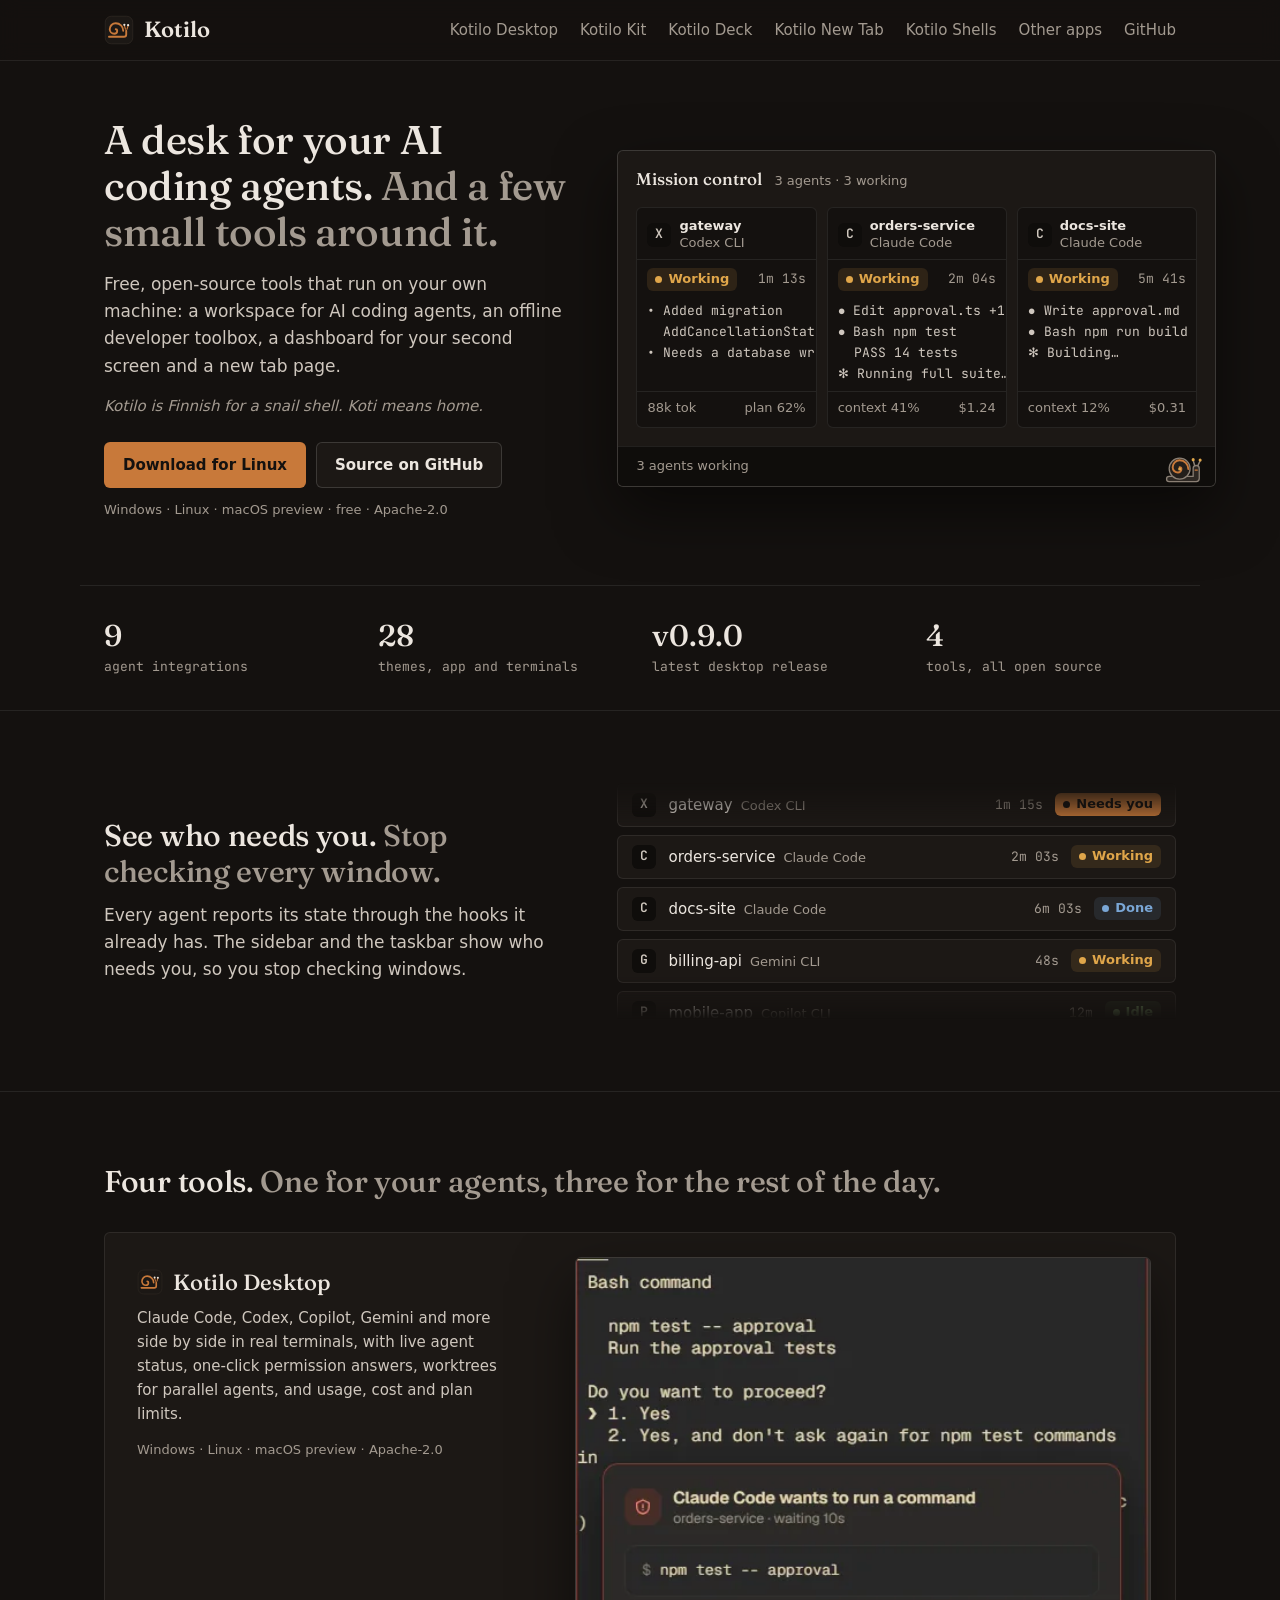
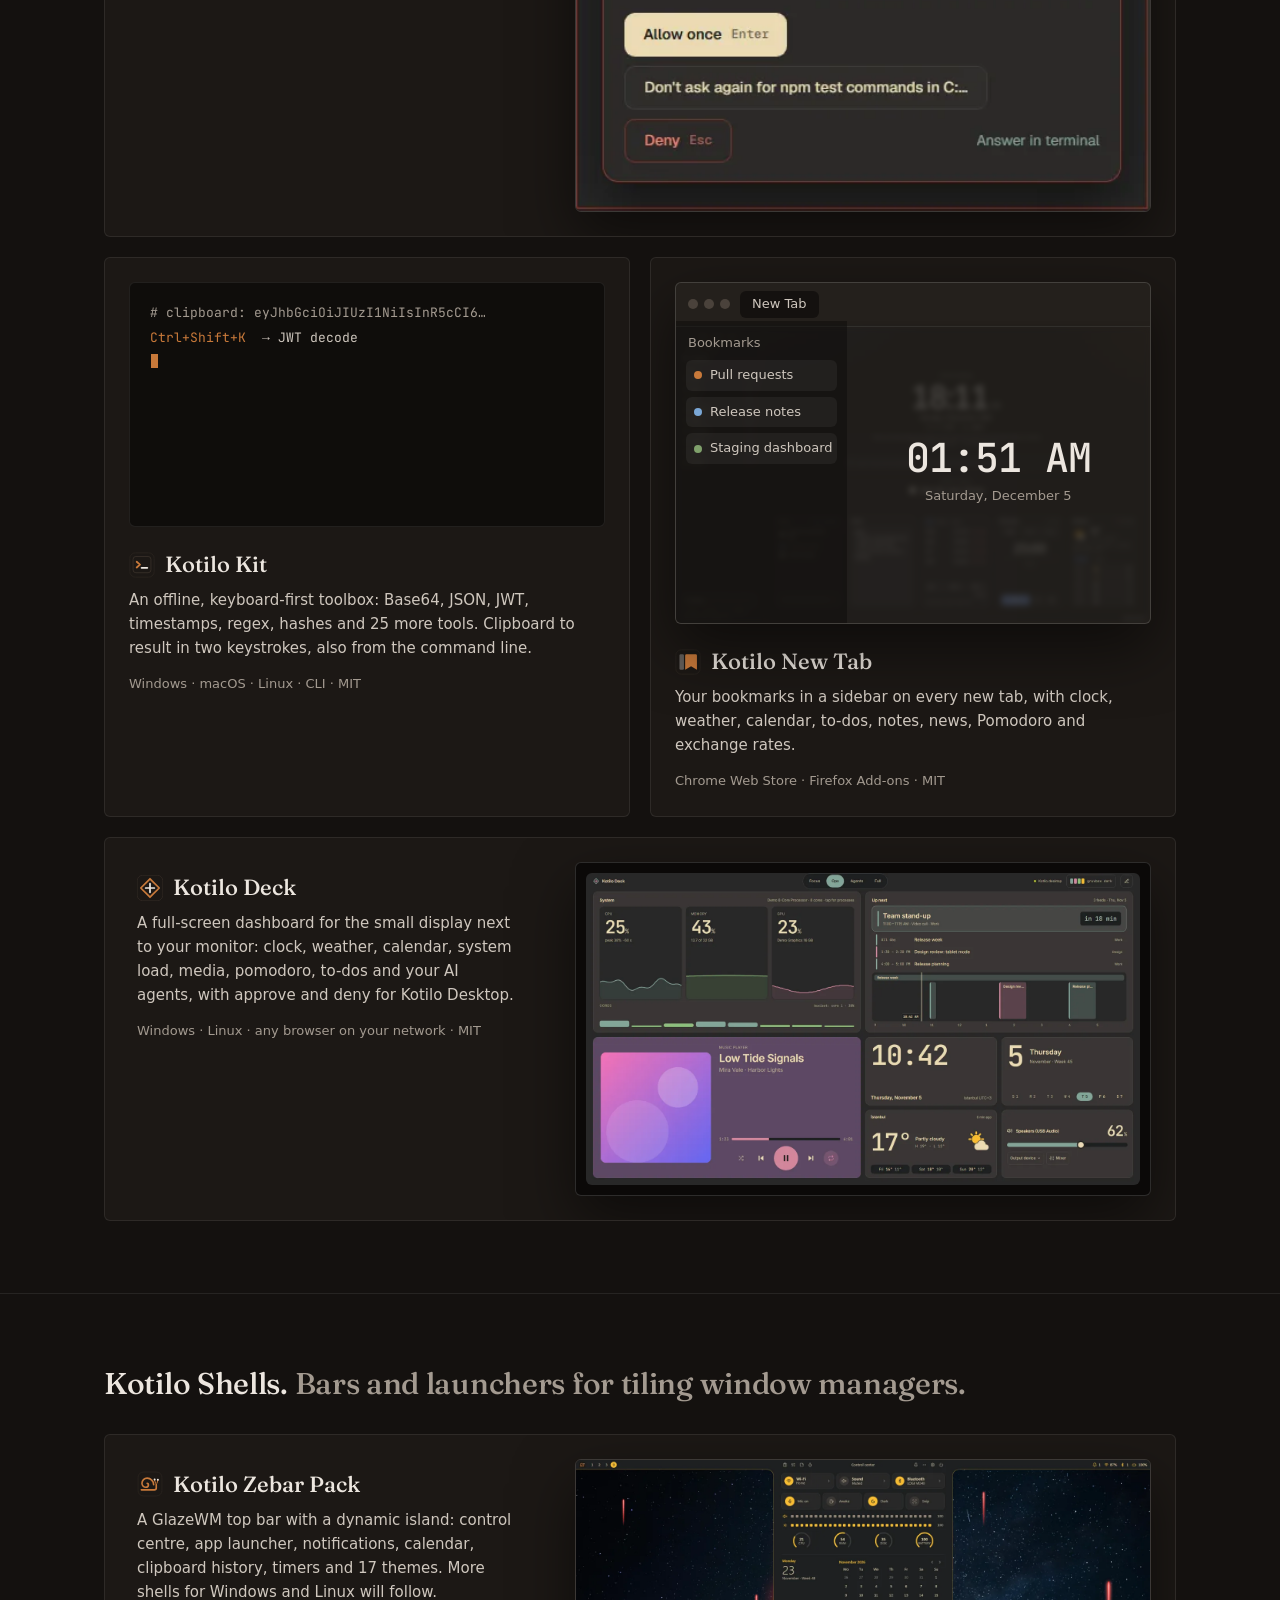
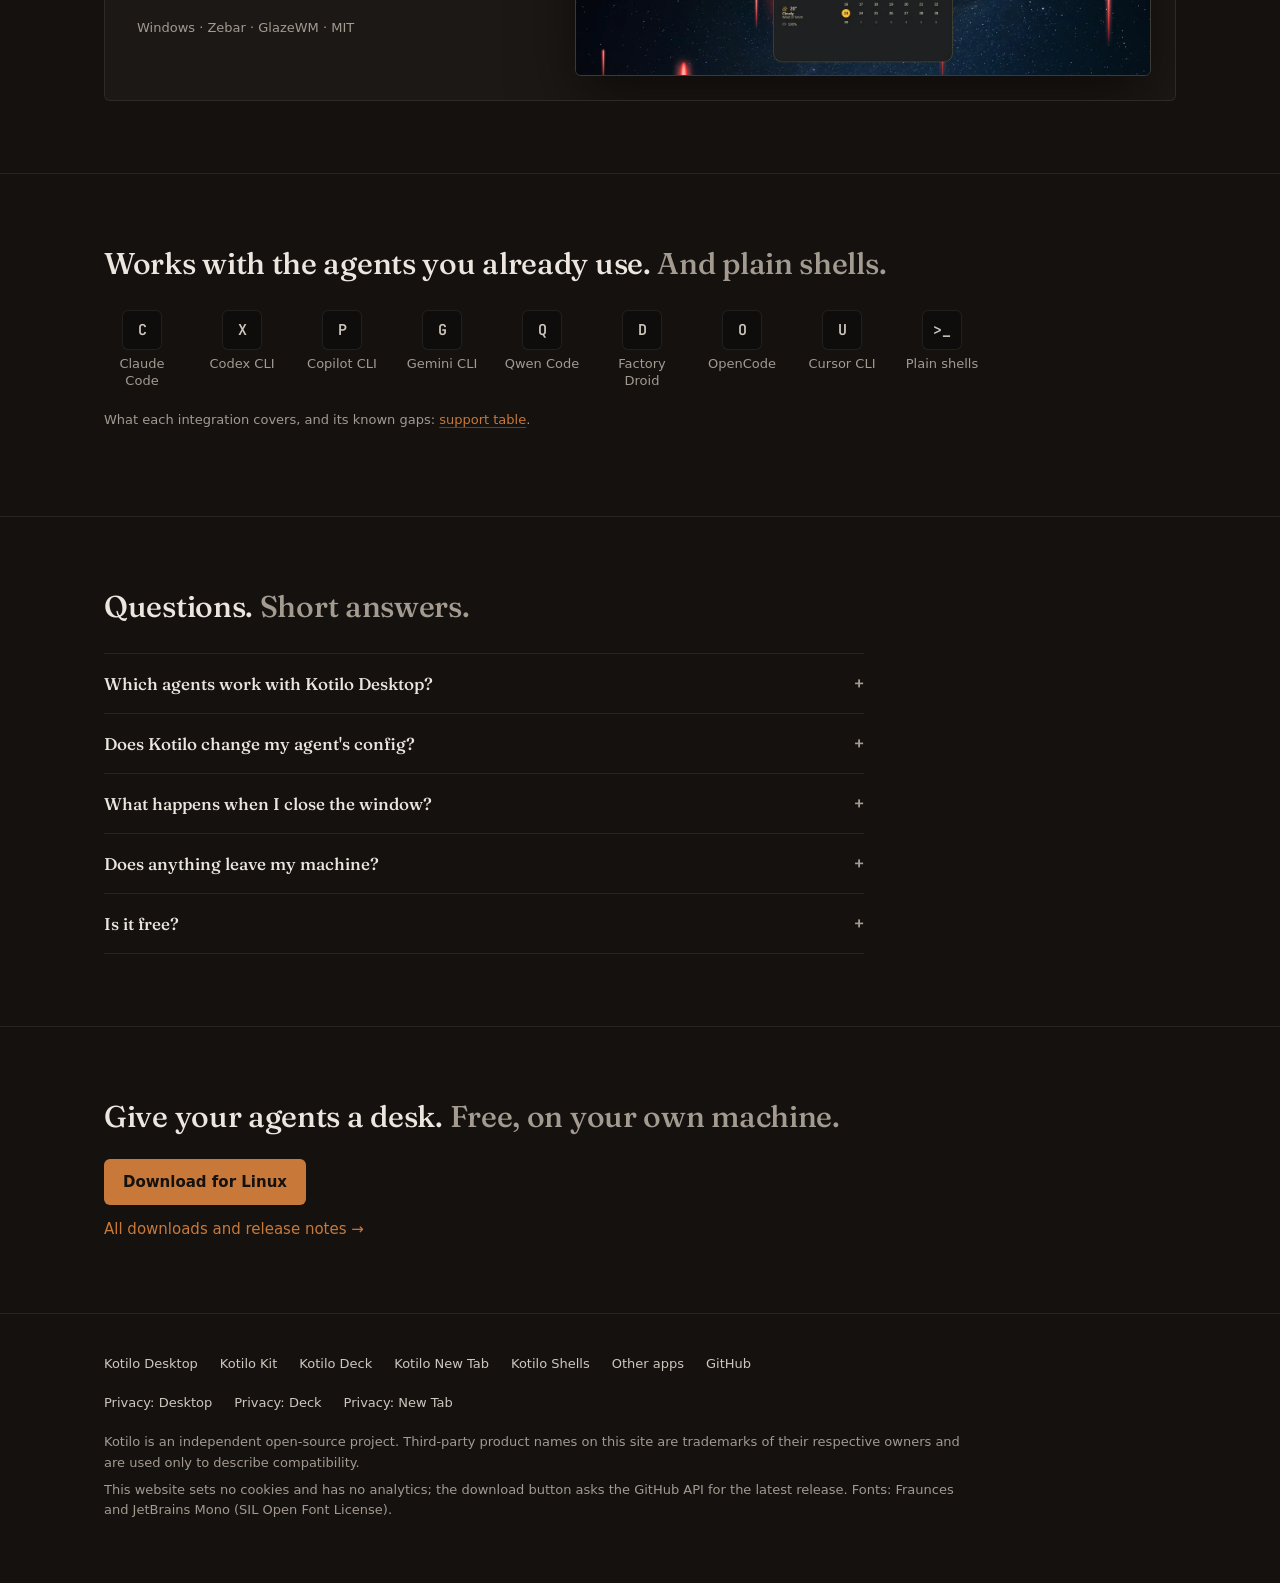
<file: index.html>
<!doctype html>
<html lang="en">
<head>
  <meta charset="utf-8">
  <meta name="viewport" content="width=device-width, initial-scale=1">
  <title>Kotilo – open-source desktop tools that stay on your machine</title>
  <meta name="description" content="Kotilo makes free, open-source developer tools that run on your machine: a desktop workspace for AI coding agents, an offline developer toolbox, a second-screen dashboard and a new tab page. No account, no telemetry.">
  <link rel="icon" type="image/svg+xml" href="/assets/img/kotilo.svg">
  <link rel="icon" type="image/png" href="/favicon.png">
  <meta property="og:title" content="Kotilo – open-source desktop tools that stay on your machine">
  <meta property="og:description" content="A desktop workspace for AI coding agents, an offline developer toolbox, a second-screen dashboard and a new tab page. Free, open source, no telemetry.">
  <meta property="og:image" content="https://kotilo.dev/assets/img/og-desktop.jpg">
  <meta property="og:url" content="https://kotilo.dev/">
  <meta name="twitter:card" content="summary_large_image">
  <meta name="theme-color" content="#14110f">
  <link rel="preload" href="/assets/fonts/Fraunces-Variable.woff2" as="font" type="font/woff2" crossorigin>
  <link rel="stylesheet" href="/assets/style.css">
  <script>
    // The desktop app's page used to live here; keep its old section links working.
    if (["#features", "#agents", "#privacy", "#download"].includes(location.hash)) location.replace("/desktop/" + location.hash);
  </script>
</head>
<body>

<header class="site-header">
  <div class="wrap">
    <a class="brand" href="/"><img src="/assets/img/kotilo.svg" alt="">Kotilo</a>
    <nav class="nav">
      <a href="/desktop/">Kotilo Desktop</a>
      <a href="/kit/">Kotilo Kit</a>
      <a href="/deck/">Kotilo Deck</a>
      <a href="/newtab/">Kotilo New Tab</a>
      <a href="/shells/">Kotilo Shells</a>
      <a href="/apps/">Other apps</a>
      <a class="nav-keep" href="https://github.com/kotilo-dev">GitHub</a>
    </nav>
  </div>
</header>

<main>
  <div class="hero hero-home wrap">
    <div class="hero-text">
      <h1>A desk for your AI coding agents. <span class="soft">And a few small tools around it.</span></h1>
      <p class="lead">Free, open-source tools that run on your own machine: a workspace for AI coding agents, an offline developer toolbox, a dashboard for your second screen and a new tab page.</p>
      <p class="aside">Kotilo is Finnish for a snail shell. Koti means home.</p>
      <div class="cta">
        <a class="btn btn-primary" data-dl href="/desktop/#download">Download Kotilo Desktop</a>
        <a class="btn" href="https://github.com/kotilo-dev">Source on GitHub</a>
      </div>
      <div class="meta">Windows · Linux · macOS preview · free · Apache-2.0</div>
    </div>

    <div class="mc" id="mc" role="group" aria-label="Demo of Kotilo Desktop's mission control: an agent asks for permission and you answer it" data-perm="closed" data-snail="work">
      <div class="mc-bar"><b>Mission control</b><span id="mc-sum">3 agents · 3 working</span></div>
      <div class="mc-cards">
        <div class="mc-card" data-agent="gateway" data-state="work">
          <div class="mc-head"><span class="avatar">X</span><div class="mc-name"><b>gateway</b><small>Codex CLI</small></div></div>
          <div class="mc-st"><span class="chip">Working</span><span class="mc-t mono">1m 12s</span></div>
          <pre class="mc-out"></pre>
          <div class="mc-foot"><span>88k tok</span><span>plan 62%</span></div>
        </div>
        <div class="mc-card" data-agent="orders" data-state="work">
          <div class="mc-head"><span class="avatar">C</span><div class="mc-name"><b>orders-service</b><small>Claude Code</small></div></div>
          <div class="mc-st"><span class="chip">Working</span><span class="mc-t mono">2m 03s</span></div>
          <pre class="mc-out"></pre>
          <div class="mc-foot"><span>context 41%</span><span>$1.24</span></div>
        </div>
        <div class="mc-card" data-agent="docs" data-state="work">
          <div class="mc-head"><span class="avatar">C</span><div class="mc-name"><b>docs-site</b><small>Claude Code</small></div></div>
          <div class="mc-st"><span class="chip">Working</span><span class="mc-t mono">5m 40s</span></div>
          <pre class="mc-out"></pre>
          <div class="mc-foot"><span>context 12%</span><span>$0.31</span></div>
        </div>
      </div>
      <div class="mc-perm" id="mc-perm" role="region" aria-label="Permission request">
        <div class="t">Codex CLI wants to run a command</div>
        <div class="s">gateway · waiting <span id="mc-wait">0s</span></div>
        <div class="cmd">$ dotnet ef database update --project Gateway</div>
        <p class="risk">Writes to a database</p>
        <div class="btns">
          <button type="button" class="primary" data-answer="Allowed once">Allow once</button>
          <button type="button" data-answer="Always allowed">Always allow</button>
          <button type="button" class="deny" data-answer="Denied">Deny</button>
        </div>
      </div>
      <div class="mc-task">
        <span class="msg" id="mc-msg">3 agents working</span>
        <svg class="snail" viewBox="22 4 172 137.6" aria-hidden="true">
          <circle class="halo" cx="88" cy="80" r="54"/>
          <path class="ln" d="M158 70 L150 42 M170 70 L182 44"/>
          <circle class="led" cx="150" cy="39" r="7"/>
          <circle class="led" cx="182" cy="41" r="7"/>
          <path class="m2" d="M40 140 a12 12 0 0 1 0 -24 H150 V80 a14 14 0 0 1 28 0 V126 a14 14 0 0 1 -14 14 Z"/>
          <rect class="visor" x="156" y="84" width="16" height="6" rx="3"/>
          <circle class="m1" cx="88" cy="80" r="48"/>
          <path class="sp" d="M88 74 a8 8 0 0 1 8 8 a16 16 0 0 1 -16 16 a24 24 0 0 1 -24 -24 a32 32 0 0 1 32 -32 a40 40 0 0 1 40 40"/>
          <circle class="led" cx="88" cy="82" r="7"/>
        </svg>
      </div>
    </div>
  </div>

  <div class="wrap proof">
    <div><b>9</b><span>agent integrations</span></div>
    <div><b>28</b><span>themes, app and terminals</span></div>
    <div><b data-version>v0.9.0</b><span>latest desktop release</span></div>
    <div><b>4</b><span>tools, all open source</span></div>
  </div>

  <section>
    <div class="wrap strip">
      <div>
        <h2>See who needs you. <span class="soft">Stop checking every window.</span></h2>
        <p>Every agent reports its state through the hooks it already has. The sidebar and the taskbar show who needs you, so you stop checking windows.</p>
      </div>
      <div class="ticker" aria-hidden="true">
        <ul id="ticker">
          <li data-state="perm"><span class="avatar">X</span><span class="n">gateway<small>Codex CLI</small></span><span class="e">1m 15s</span><span class="chip">Needs you</span></li>
          <li data-state="work"><span class="avatar">C</span><span class="n">orders-service<small>Claude Code</small></span><span class="e">2m 03s</span><span class="chip">Working</span></li>
          <li data-state="done"><span class="avatar">C</span><span class="n">docs-site<small>Claude Code</small></span><span class="e">6m 03s</span><span class="chip">Done</span></li>
          <li data-state="work"><span class="avatar">G</span><span class="n">billing-api<small>Gemini CLI</small></span><span class="e">48s</span><span class="chip">Working</span></li>
          <li data-state="idle"><span class="avatar">P</span><span class="n">mobile-app<small>Copilot CLI</small></span><span class="e">12m</span><span class="chip">Idle</span></li>
          <li data-state="work"><span class="avatar">O</span><span class="n">infra<small>OpenCode</small></span><span class="e">3m 20s</span><span class="chip">Working</span></li>
        </ul>
      </div>
    </div>
  </section>

  <section id="products">
    <div class="wrap">
      <h2>Four tools. <span class="soft">One for your agents, three for the rest of the day.</span></h2>
      <div class="products" style="margin-top: 32px">
        <a class="product wide" href="/desktop/">
          <div class="visual">
            <div class="shot"><img src="/assets/img/permission-card.webp" width="498" height="480" loading="lazy" alt="Kotilo Desktop: Claude Code asks to run npm test, with Allow once, Don't ask again and Deny buttons over the terminal"></div>
          </div>
          <div class="body">
            <div class="name"><img src="/assets/img/kotilo.svg" alt="">Kotilo Desktop</div>
            <p>Claude Code, Codex, Copilot, Gemini and more side by side in real terminals, with live agent status, one-click permission answers, worktrees for parallel agents, and usage, cost and plan limits.</p>
            <div class="facts">Windows · Linux · macOS preview · Apache-2.0</div>
          </div>
        </a>
        <a class="product" href="/kit/">
          <div class="visual">
            <pre class="keys typer" id="typer" aria-label="Kit example: copy a JWT, press Ctrl+Shift+K, the decoded payload is on the clipboard. In a shell: echo 1700000000 | kotilo kit timestamp prints 2023-11-14 22:13:20 UTC"></pre>
          </div>
          <div class="body">
            <div class="name"><img src="/assets/img/kit/icon.svg" alt="">Kotilo Kit</div>
            <p>An offline, keyboard-first toolbox: Base64, JSON, JWT, timestamps, regex, hashes and 25 more tools. Clipboard to result in two keystrokes, also from the command line.</p>
            <div class="facts">Windows · macOS · Linux · CLI · MIT</div>
          </div>
        </a>
        <a class="product" href="/newtab/">
          <div class="visual">
            <div class="browser nt">
              <div class="bar"><span class="lights"><i></i><i></i><i></i></span><span class="tab">New Tab</span></div>
              <img src="/assets/img/newtab/1-main.webp" width="1280" height="800" loading="lazy" alt="">
              <div class="nt-live" aria-hidden="true">
                <div class="nt-side">
                  <small>Bookmarks</small>
                  <span><i></i>Pull requests</span>
                  <span><i></i>Release notes</span>
                  <span><i></i>Staging dashboard</span>
                </div>
                <div class="nt-clock"><b id="nt-time">10:42</b><span id="nt-date">Thursday, 5 November</span></div>
              </div>
            </div>
          </div>
          <div class="body">
            <div class="name"><img src="/assets/img/newtab/icon.svg" alt="">Kotilo New Tab</div>
            <p>Your bookmarks in a sidebar on every new tab, with clock, weather, calendar, to-dos, notes, news, Pomodoro and exchange rates.</p>
            <div class="facts">Chrome Web Store · Firefox Add-ons · MIT</div>
          </div>
        </a>
        <a class="product wide" href="/deck/">
          <div class="visual">
            <div class="monitor"><img src="/assets/img/deck/deck-ops.webp" width="1440" height="810" loading="lazy" alt="Kotilo Deck in Gruvbox Dark: system load, today's calendar, music, clock, date, weather and volume on a second display"></div>
          </div>
          <div class="body">
            <div class="name"><img src="/assets/img/deck/icon.svg" alt="">Kotilo Deck</div>
            <p>A full-screen dashboard for the small display next to your monitor: clock, weather, calendar, system load, media, pomodoro, to-dos and your AI agents, with approve and deny for Kotilo Desktop.</p>
            <div class="facts">Windows · Linux · any browser on your network · MIT</div>
          </div>
        </a>
      </div>
    </div>
  </section>

  <section id="shells">
    <div class="wrap">
      <h2>Kotilo Shells. <span class="soft">Bars and launchers for tiling window managers.</span></h2>
      <div class="products" style="margin-top: 32px">
        <a class="product wide" href="/shells/">
          <div class="visual">
            <div class="shot"><img src="/assets/img/shells/zebar-control-centre.webp" width="1440" height="540" loading="lazy" alt="Kotilo Zebar Pack: a GlazeWM top bar whose dynamic island has opened into the control centre"></div>
          </div>
          <div class="body">
            <div class="name"><img src="/assets/img/kotilo.svg" alt="">Kotilo Zebar Pack</div>
            <p>A GlazeWM top bar with a dynamic island: control centre, app launcher, notifications, calendar, clipboard history, timers and 17 themes. More shells for Windows and Linux will follow.</p>
            <div class="facts">Windows · Zebar · GlazeWM · MIT</div>
          </div>
        </a>
      </div>
    </div>
  </section>

  <section>
    <div class="wrap">
      <h2>Works with the agents you already use. <span class="soft">And plain shells.</span></h2>
      <a class="agent-row" href="https://github.com/kotilo-dev/kotilo#supported-agents" style="margin-top: 28px">
        <figure><span class="avatar">C</span><figcaption>Claude Code</figcaption></figure>
        <figure><span class="avatar">X</span><figcaption>Codex CLI</figcaption></figure>
        <figure><span class="avatar">P</span><figcaption>Copilot CLI</figcaption></figure>
        <figure><span class="avatar">G</span><figcaption>Gemini CLI</figcaption></figure>
        <figure><span class="avatar">Q</span><figcaption>Qwen Code</figcaption></figure>
        <figure><span class="avatar">D</span><figcaption>Factory Droid</figcaption></figure>
        <figure><span class="avatar">O</span><figcaption>OpenCode</figcaption></figure>
        <figure><span class="avatar">U</span><figcaption>Cursor CLI</figcaption></figure>
        <figure><span class="avatar">&gt;_</span><figcaption>Plain shells</figcaption></figure>
      </a>
      <p class="note">What each integration covers, and its known gaps: <a href="https://github.com/kotilo-dev/kotilo#supported-agents">support table</a>.</p>
    </div>
  </section>

  <section id="faq">
    <div class="wrap">
      <h2>Questions. <span class="soft">Short answers.</span></h2>
      <div class="faq" style="margin-top: 28px">
        <details>
          <summary>Which agents work with Kotilo Desktop?</summary>
          <p>Claude Code, Codex CLI, GitHub Copilot CLI, Gemini CLI, Qwen Code, Factory Droid, OpenCode and Cursor CLI, plus any shell: PowerShell, cmd, Git Bash, WSL, bash and zsh. You can add your own agent with an <code>adapter.json</code> file. The <a href="https://github.com/kotilo-dev/kotilo#supported-agents">support table</a> lists what works for each.</p>
        </details>
        <details>
          <summary>Does Kotilo change my agent's config?</summary>
          <p>Only when you install an agent's integration in Settings. Kotilo backs the file up first, adds only its own hook entries, leaves files it cannot parse alone, and removes its entries again when you uninstall the integration. It never reads your agents' login or token files.</p>
        </details>
        <details>
          <summary>What happens when I close the window?</summary>
          <p>Kotilo quits, unless you turn on "Keep running in the tray" under Settings → About &amp; diagnostics. Quitting closes the terminals Kotilo opened, along with the agents running in them, and stops its background service. Agents you started in other terminals keep running. Your workspaces and tabs come back the next time you open Kotilo.</p>
        </details>
        <details>
          <summary>Does anything leave my machine?</summary>
          <p>No account, no server, no analytics, in the apps or on this site. Prompts and responses are never written to Kotilo's database or logs. The few connections: the update check (can be turned off), a speech model download when you choose one, AI providers you set up yourself, and, in Deck and New Tab, the weather and other services you turn on. Each product's privacy page lists them: <a href="https://github.com/kotilo-dev/kotilo/blob/main/docs/legal/privacy.md">Desktop</a>, <a href="/deck/#privacy">Deck</a>, <a href="/newtab/privacy/">New Tab</a>.</p>
        </details>
        <details>
          <summary>Is it free?</summary>
          <p>Yes. Kotilo Desktop is open source under Apache-2.0; Kit, Deck and New Tab under MIT. No paid tier, no account.</p>
        </details>
      </div>
    </div>
  </section>

  <section class="closing">
    <div class="wrap">
      <h2>Give your agents a desk. <span class="soft">Free, on your own machine.</span></h2>
      <div class="cta">
        <a class="btn btn-primary" data-dl href="/desktop/#download">Download Kotilo Desktop</a>
      </div>
      <a href="/desktop/#download">All downloads and release notes →</a>
    </div>
  </section>
</main>

<footer>
  <div class="wrap">
    <div class="links">
      <a href="/desktop/">Kotilo Desktop</a>
      <a href="/kit/">Kotilo Kit</a>
      <a href="/deck/">Kotilo Deck</a>
      <a href="/newtab/">Kotilo New Tab</a>
      <a href="/shells/">Kotilo Shells</a>
      <a href="/apps/">Other apps</a>
      <a href="https://github.com/kotilo-dev">GitHub</a>
    </div>
    <div class="links">
      <a href="https://github.com/kotilo-dev/kotilo/blob/main/docs/legal/privacy.md">Privacy: Desktop</a>
      <a href="/deck/#privacy">Privacy: Deck</a>
      <a href="/newtab/privacy/">Privacy: New Tab</a>
    </div>
    <p>Kotilo is an independent open-source project. Third-party product names on this site are trademarks of their respective owners and are used only to describe compatibility.</p>
    <p>This website sets no cookies and has no analytics; the download button asks the GitHub API for the latest release. Fonts: Fraunces and JetBrains Mono (SIL Open Font License).</p>
  </div>
</footer>
<script src="/assets/home.js" defer></script>
</body>
</html>
</file>
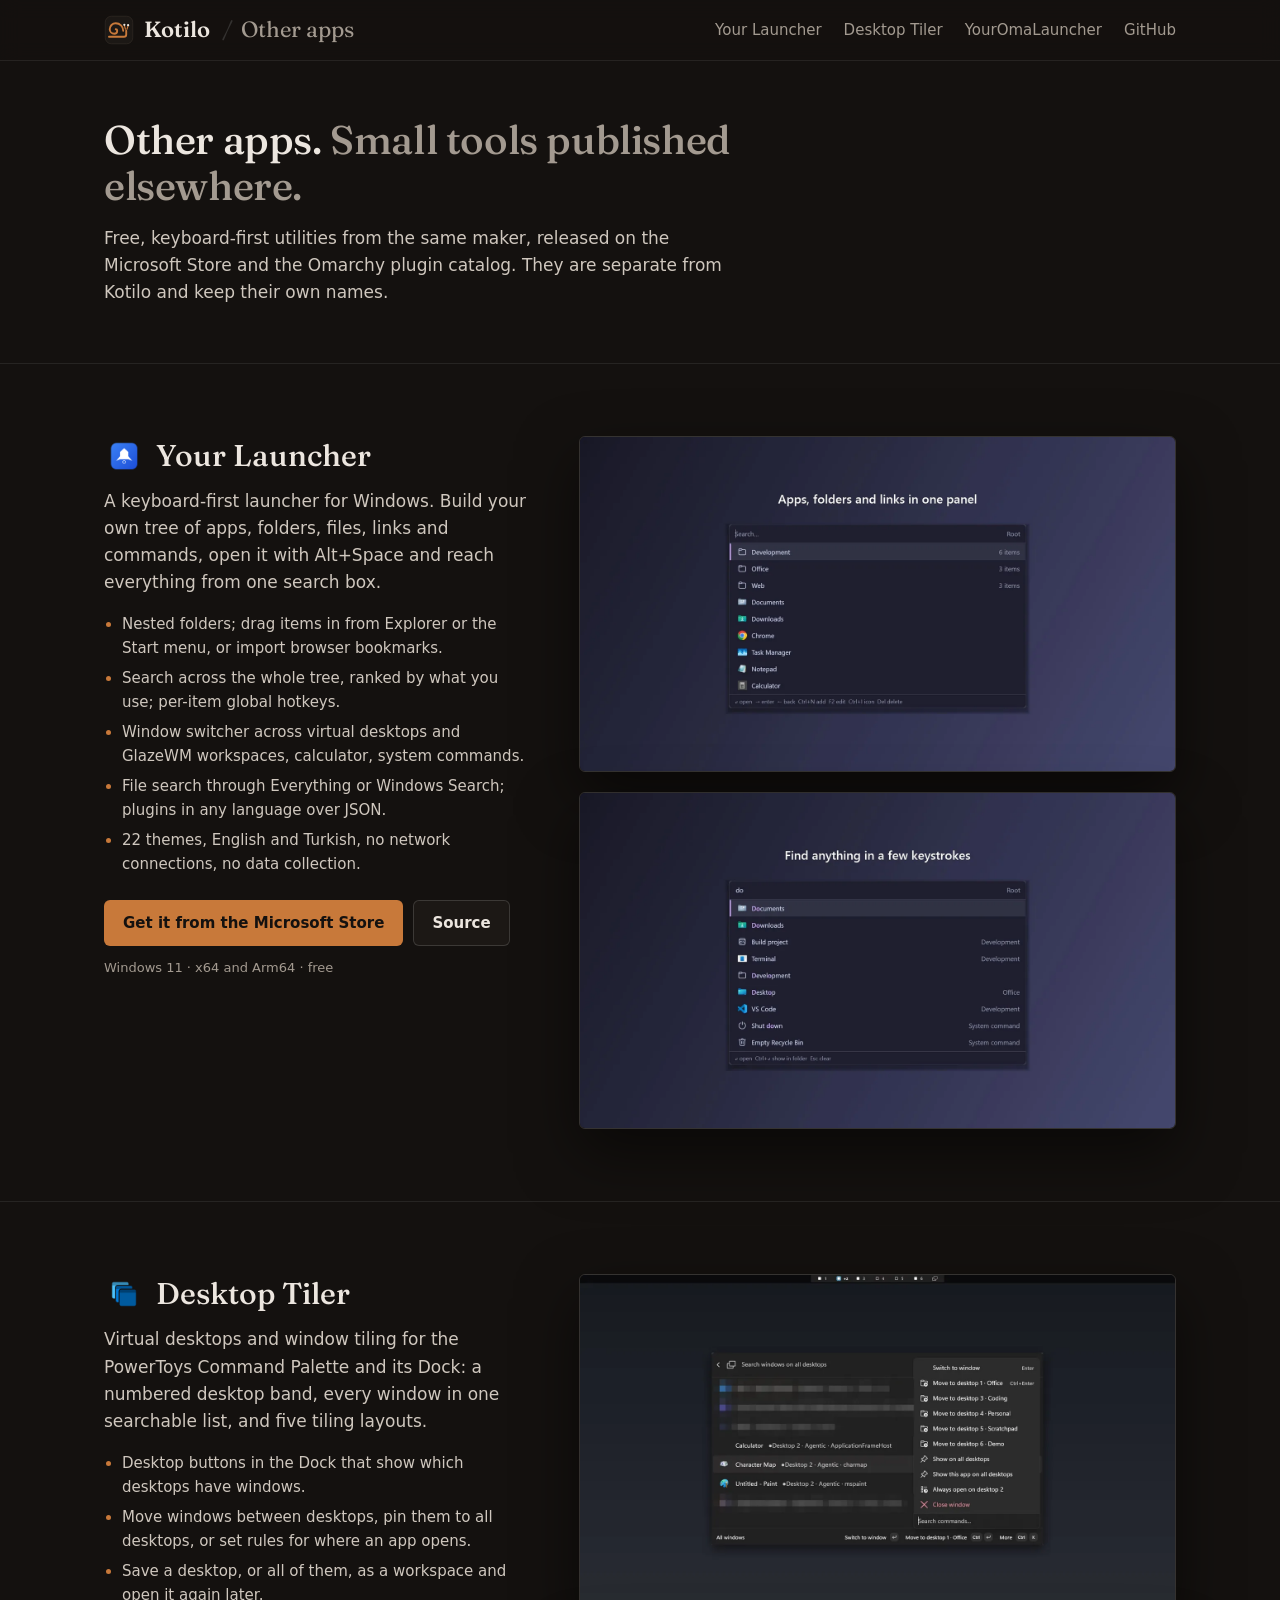
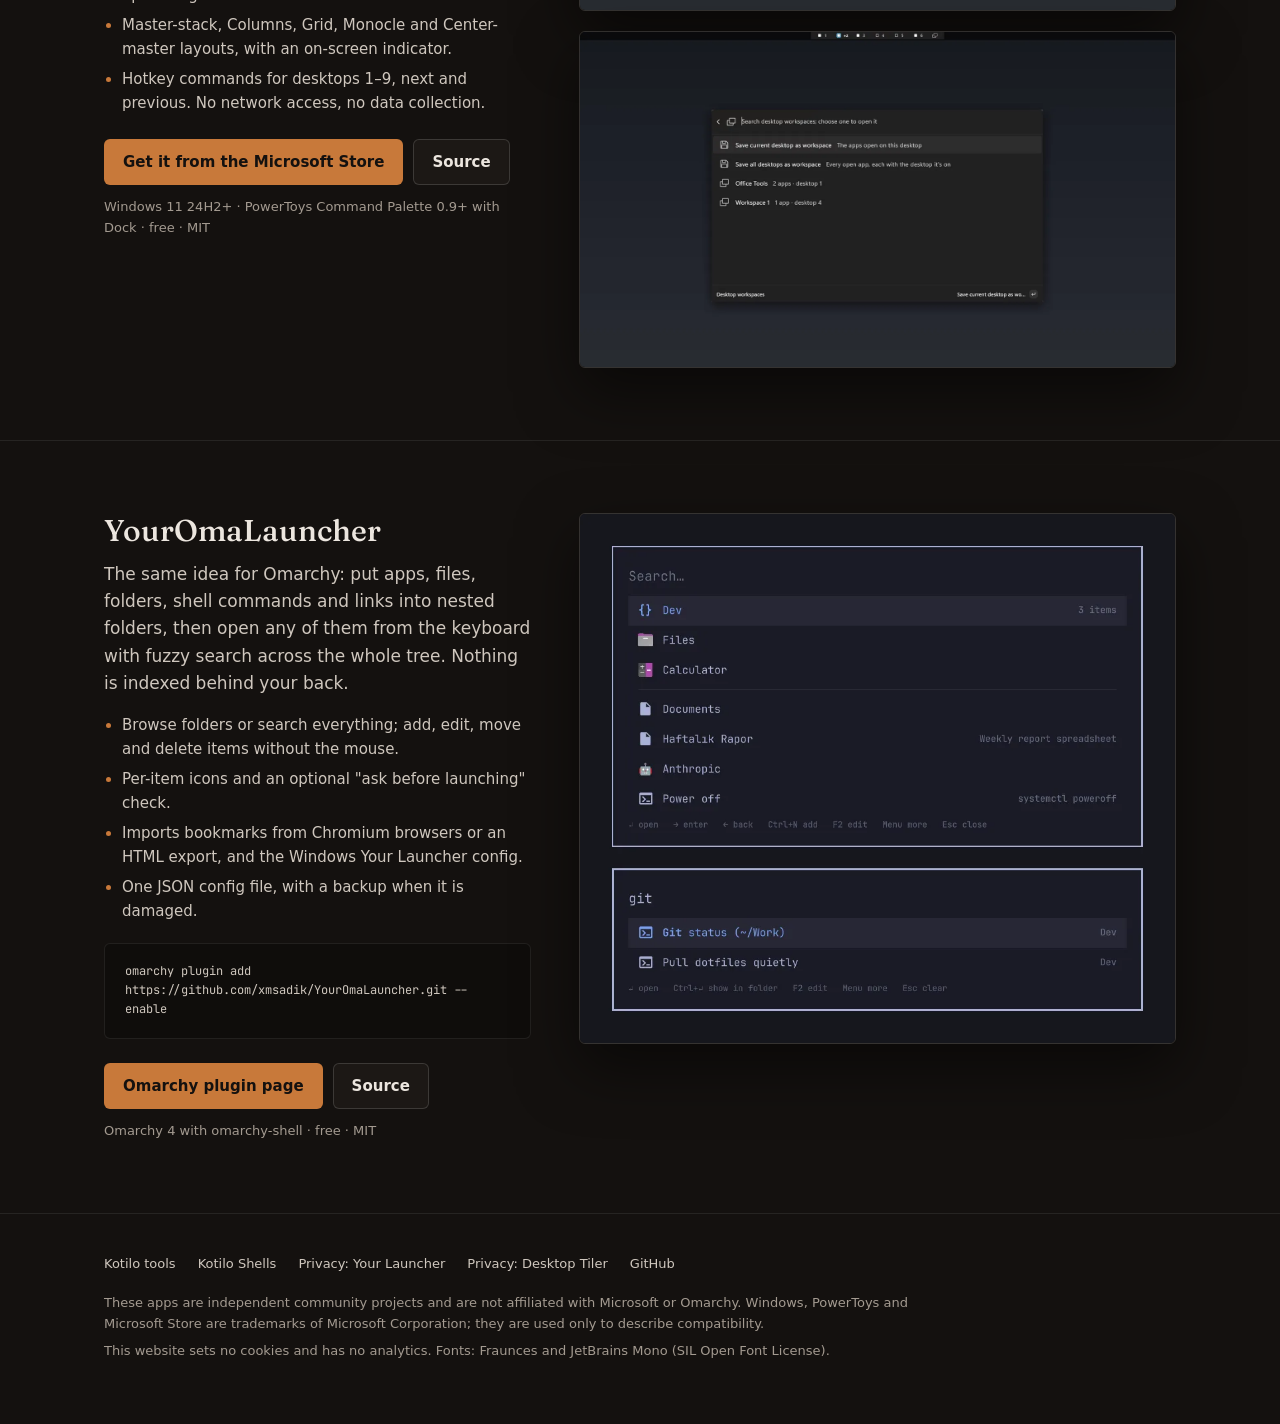
<file: apps/index.html>
<!doctype html>
<html lang="en">
<head>
  <meta charset="utf-8">
  <meta name="viewport" content="width=device-width, initial-scale=1">
  <title>Other apps – small tools published outside Kotilo</title>
  <meta name="description" content="Small free tools by the maker of Kotilo, published on other platforms: Your Launcher and Desktop Tiler on the Microsoft Store, and YourOmaLauncher for Omarchy.">
  <link rel="icon" type="image/svg+xml" href="/assets/img/kotilo.svg">
  <link rel="icon" type="image/png" href="/favicon.png">
  <meta property="og:title" content="Other apps from the maker of Kotilo">
  <meta property="og:description" content="Your Launcher and Desktop Tiler for Windows, YourOmaLauncher for Omarchy. Free, keyboard-first, no data collection.">
  <meta property="og:image" content="https://kotilo.dev/assets/img/apps/your-launcher-tree.webp">
  <meta property="og:url" content="https://kotilo.dev/apps/">
  <meta name="twitter:card" content="summary_large_image">
  <link rel="canonical" href="https://kotilo.dev/apps/">
  <meta name="theme-color" content="#14110f">
  <link rel="preload" href="/assets/fonts/Fraunces-Variable.woff2" as="font" type="font/woff2" crossorigin>
  <link rel="stylesheet" href="/assets/style.css">
</head>
<body>

<header class="site-header">
  <div class="wrap">
    <a class="brand" href="/"><img src="/assets/img/kotilo.svg" alt="">Kotilo<span class="crumb">Other apps</span></a>
    <nav class="nav">
      <a href="#your-launcher">Your Launcher</a>
      <a href="#desktop-tiler">Desktop Tiler</a>
      <a href="#youromalauncher">YourOmaLauncher</a>
      <a class="nav-keep" href="https://github.com/xmsadik">GitHub</a>
    </nav>
  </div>
</header>

<main>
  <div class="wrap page-intro">
    <h1>Other apps. <span class="soft">Small tools published elsewhere.</span></h1>
    <p class="lead">Free, keyboard-first utilities from the same maker, released on the Microsoft Store and the Omarchy plugin catalog. They are separate from Kotilo and keep their own names.</p>
  </div>

  <section id="your-launcher">
    <div class="wrap app">
      <div class="app-text">
        <div class="app-name"><img src="/assets/img/apps/your-launcher-icon.png" width="48" height="48" alt="">Your Launcher</div>
        <p class="app-lead">A keyboard-first launcher for Windows. Build your own tree of apps, folders, files, links and commands, open it with Alt+Space and reach everything from one search box.</p>
        <ul class="app-points">
          <li>Nested folders; drag items in from Explorer or the Start menu, or import browser bookmarks.</li>
          <li>Search across the whole tree, ranked by what you use; per-item global hotkeys.</li>
          <li>Window switcher across virtual desktops and GlazeWM workspaces, calculator, system commands.</li>
          <li>File search through Everything or Windows Search; plugins in any language over JSON.</li>
          <li>22 themes, English and Turkish, no network connections, no data collection.</li>
        </ul>
        <div class="cta">
          <a class="btn btn-primary" href="https://apps.microsoft.com/detail/9P98GW6RJHH2">Get it from the Microsoft Store</a>
          <a class="btn" href="https://github.com/xmsadik/your-launcher">Source</a>
        </div>
        <div class="meta">Windows 11 · x64 and Arm64 · free</div>
      </div>
      <div class="app-shots">
        <div class="shot"><img src="/assets/img/apps/your-launcher-tree.webp" width="1440" height="810" alt="Your Launcher panel listing folders (Development, Office, Web) and apps such as Chrome, Task Manager and Notepad"></div>
        <div class="shot"><img src="/assets/img/apps/your-launcher-search.webp" width="1440" height="810" loading="lazy" alt="Typing 'do' finds Documents, Downloads, a build command and the Shut down system command"></div>
      </div>
    </div>
  </section>

  <section id="desktop-tiler">
    <div class="wrap app">
      <div class="app-text">
        <div class="app-name"><img src="/assets/img/apps/desktop-tiler-icon.png" width="48" height="48" alt="">Desktop Tiler</div>
        <p class="app-lead">Virtual desktops and window tiling for the PowerToys Command Palette and its Dock: a numbered desktop band, every window in one searchable list, and five tiling layouts.</p>
        <ul class="app-points">
          <li>Desktop buttons in the Dock that show which desktops have windows.</li>
          <li>Move windows between desktops, pin them to all desktops, or set rules for where an app opens.</li>
          <li>Save a desktop, or all of them, as a workspace and open it again later.</li>
          <li>Master-stack, Columns, Grid, Monocle and Center-master layouts, with an on-screen indicator.</li>
          <li>Hotkey commands for desktops 1–9, next and previous. No network access, no data collection.</li>
        </ul>
        <div class="cta">
          <a class="btn btn-primary" href="https://apps.microsoft.com/detail/9NDT24BZ55VK">Get it from the Microsoft Store</a>
          <a class="btn" href="https://github.com/xmsadik/desktop-tiler-cmdpal">Source</a>
        </div>
        <div class="meta">Windows 11 24H2+ · PowerToys Command Palette 0.9+ with Dock · free · MIT</div>
      </div>
      <div class="app-shots">
        <div class="shot"><img src="/assets/img/apps/desktop-tiler-windows.webp" width="1440" height="810" loading="lazy" alt="Command Palette listing windows on all desktops, with a menu to move the selected window to another desktop"></div>
        <div class="shot"><img src="/assets/img/apps/desktop-tiler-workspaces.webp" width="1440" height="810" loading="lazy" alt="Desktop workspaces: save the current desktop or all desktops, or open a saved workspace"></div>
      </div>
    </div>
  </section>

  <section id="youromalauncher">
    <div class="wrap app">
      <div class="app-text">
        <div class="app-name">YourOmaLauncher</div>
        <p class="app-lead">The same idea for Omarchy: put apps, files, folders, shell commands and links into nested folders, then open any of them from the keyboard with fuzzy search across the whole tree. Nothing is indexed behind your back.</p>
        <ul class="app-points">
          <li>Browse folders or search everything; add, edit, move and delete items without the mouse.</li>
          <li>Per-item icons and an optional "ask before launching" check.</li>
          <li>Imports bookmarks from Chromium browsers or an HTML export, and the Windows Your Launcher config.</li>
          <li>One JSON config file, with a backup when it is damaged.</li>
        </ul>
        <pre class="keys app-install">omarchy plugin add https://github.com/xmsadik/YourOmaLauncher.git --enable</pre>
        <div class="cta">
          <a class="btn btn-primary" href="https://plugins.omarchy.org/plugin.html?id=io.github.xmsadik.youromalauncher">Omarchy plugin page</a>
          <a class="btn" href="https://github.com/xmsadik/YourOmaLauncher">Source</a>
        </div>
        <div class="meta">Omarchy 4 with omarchy-shell · free · MIT</div>
      </div>
      <div class="app-shots">
        <div class="shot"><img src="/assets/img/apps/youromalauncher.webp" width="896" height="796" loading="lazy" alt="YourOmaLauncher: a folder list with Dev, Files and Calculator, and a search for 'git' matching two commands"></div>
      </div>
    </div>
  </section>
</main>

<footer>
  <div class="wrap">
    <div class="links">
      <a href="/">Kotilo tools</a>
      <a href="/shells/">Kotilo Shells</a>
      <a href="https://github.com/xmsadik/your-launcher/blob/main/PRIVACY.md">Privacy: Your Launcher</a>
      <a href="https://github.com/xmsadik/desktop-tiler-cmdpal/blob/main/PRIVACY.md">Privacy: Desktop Tiler</a>
      <a href="https://github.com/xmsadik">GitHub</a>
    </div>
    <p>These apps are independent community projects and are not affiliated with Microsoft or Omarchy. Windows, PowerToys and Microsoft Store are trademarks of Microsoft Corporation; they are used only to describe compatibility.</p>
    <p>This website sets no cookies and has no analytics. Fonts: Fraunces and JetBrains Mono (SIL Open Font License).</p>
  </div>
</footer>
</body>
</html>
</file>
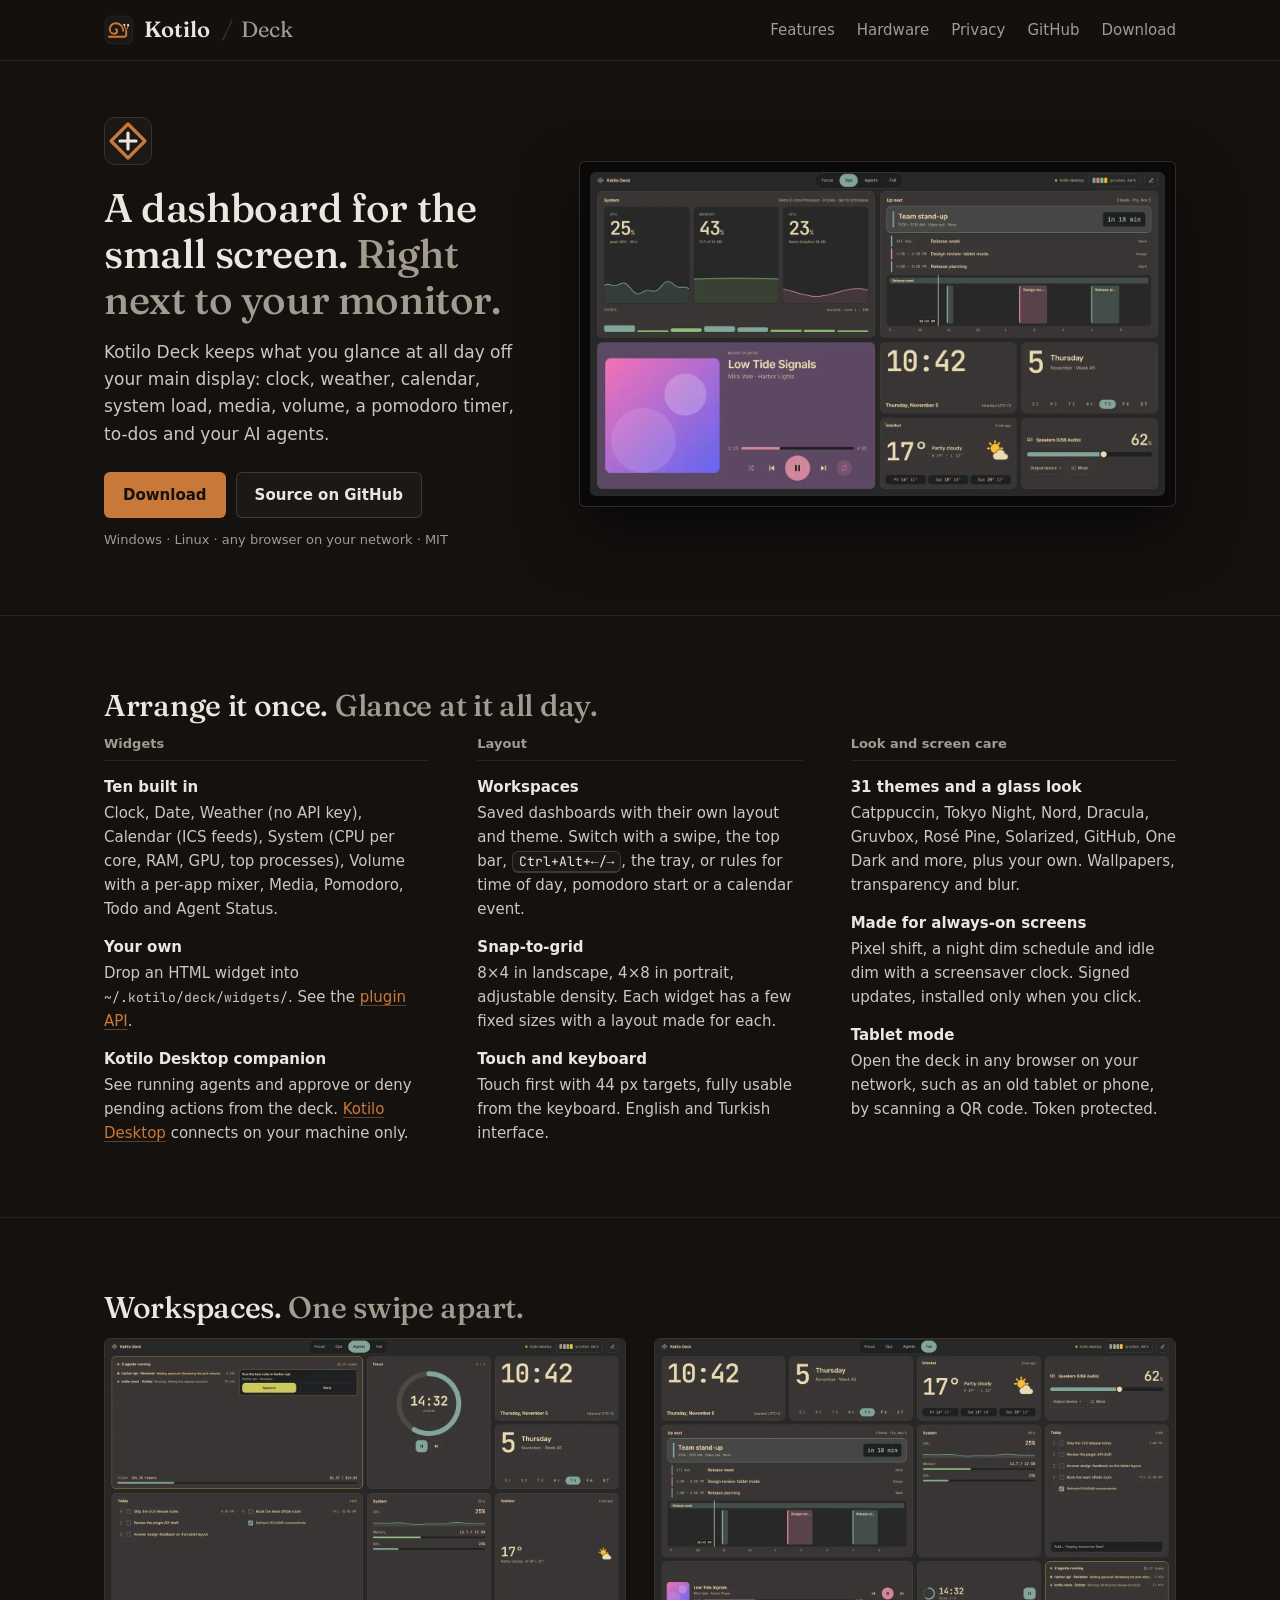
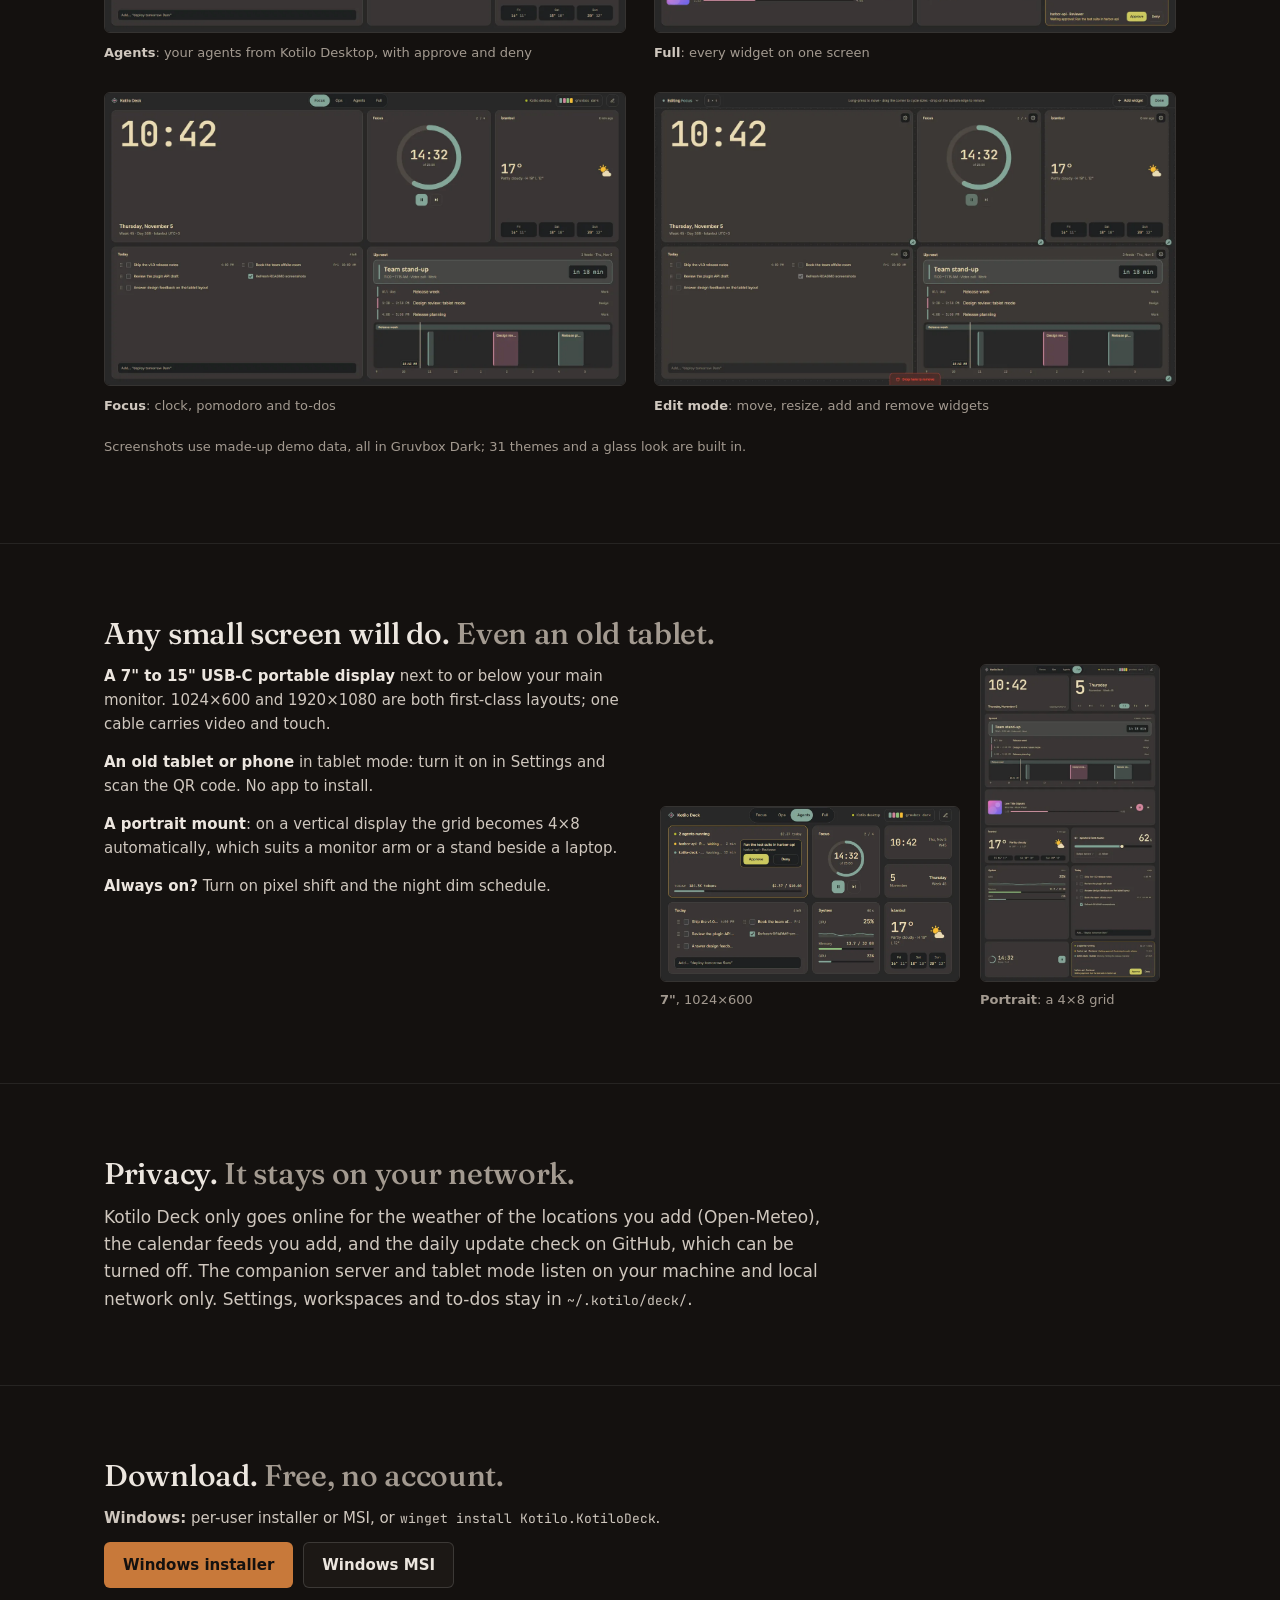
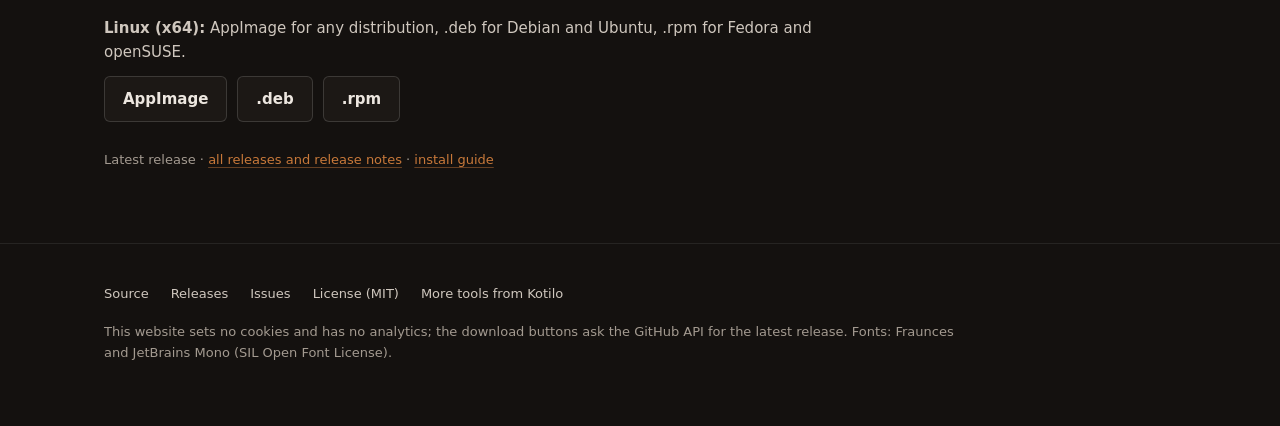
<file: deck/index.html>
<!doctype html>
<html lang="en">
<head>
  <meta charset="utf-8">
  <meta name="viewport" content="width=device-width, initial-scale=1">
  <title>Kotilo Deck – a developer dashboard for your second display</title>
  <meta name="description" content="A full-screen dashboard for a small display next to your monitor: clock, weather, calendar, system load, media, volume, pomodoro, to-dos and your AI agents. Free and open source for Windows and Linux.">
  <link rel="icon" type="image/svg+xml" href="/assets/img/deck/icon.svg">
  <meta property="og:title" content="Kotilo Deck – a developer dashboard for your second display">
  <meta property="og:description" content="Clock, weather, calendar, system load, media, pomodoro, to-dos and your AI agents on a small screen next to your monitor.">
  <meta property="og:image" content="https://kotilo.dev/assets/img/deck/og-deck.jpg">
  <meta property="og:url" content="https://kotilo.dev/deck/">
  <meta name="twitter:card" content="summary_large_image">
  <link rel="canonical" href="https://kotilo.dev/deck/">
  <meta name="theme-color" content="#14110f">
  <link rel="preload" href="/assets/fonts/Fraunces-Variable.woff2" as="font" type="font/woff2" crossorigin>
  <link rel="stylesheet" href="/assets/style.css">
</head>
<body>

<header class="site-header">
  <div class="wrap">
    <a class="brand" href="/"><img src="/assets/img/kotilo.svg" alt="">Kotilo<span class="crumb">Deck</span></a>
    <nav class="nav">
      <a href="#features">Features</a>
      <a href="#hardware">Hardware</a>
      <a href="#privacy">Privacy</a>
      <a class="nav-keep" href="https://github.com/kotilo-dev/kotilo-deck">GitHub</a>
      <a class="nav-keep" href="#download">Download</a>
    </nav>
  </div>
</header>

<main>
  <div class="hero wrap">
    <div class="hero-text">
      <img class="hero-icon" src="/assets/img/deck/icon.svg" alt="">
      <h1>A dashboard for the small screen. <span class="soft">Right next to your monitor.</span></h1>
      <p class="lead">Kotilo Deck keeps what you glance at all day off your main display: clock, weather, calendar, system load, media, volume, a pomodoro timer, to-dos and your AI agents.</p>
      <div class="cta">
        <a class="btn btn-primary" href="#download">Download</a>
        <a class="btn" href="https://github.com/kotilo-dev/kotilo-deck">Source on GitHub</a>
      </div>
      <div class="meta">Windows · Linux · any browser on your network · MIT</div>
    </div>
    <div class="monitor">
      <img src="/assets/img/deck/deck-ops.webp" width="1440" height="810"
           alt="The Ops workspace in Gruvbox Dark: system load, today's calendar, music, clock, date, weather and volume">
    </div>
  </div>

  <section id="features">
    <div class="wrap">
      <h2>Arrange it once. <span class="soft">Glance at it all day.</span></h2>
      <div class="features">
        <div class="group">
          <h3 class="group-title">Widgets</h3>
          <dl>
            <dt>Ten built in</dt>
            <dd>Clock, Date, Weather (no API key), Calendar (ICS feeds), System (CPU per core, RAM, GPU, top processes), Volume with a per-app mixer, Media, Pomodoro, Todo and Agent Status.</dd>
            <dt>Your own</dt>
            <dd>Drop an HTML widget into <code>~/.kotilo/deck/widgets/</code>. See the <a href="https://github.com/kotilo-dev/kotilo-deck/blob/main/docs/plugin-api.md">plugin API</a>.</dd>
            <dt>Kotilo Desktop companion</dt>
            <dd>See running agents and approve or deny pending actions from the deck. <a href="/desktop/">Kotilo Desktop</a> connects on your machine only.</dd>
          </dl>
        </div>
        <div class="group">
          <h3 class="group-title">Layout</h3>
          <dl>
            <dt>Workspaces</dt>
            <dd>Saved dashboards with their own layout and theme. Switch with a swipe, the top bar, <kbd>Ctrl+Alt+←/→</kbd>, the tray, or rules for time of day, pomodoro start or a calendar event.</dd>
            <dt>Snap-to-grid</dt>
            <dd>8×4 in landscape, 4×8 in portrait, adjustable density. Each widget has a few fixed sizes with a layout made for each.</dd>
            <dt>Touch and keyboard</dt>
            <dd>Touch first with 44 px targets, fully usable from the keyboard. English and Turkish interface.</dd>
          </dl>
        </div>
        <div class="group">
          <h3 class="group-title">Look and screen care</h3>
          <dl>
            <dt>31 themes and a glass look</dt>
            <dd>Catppuccin, Tokyo Night, Nord, Dracula, Gruvbox, Rosé Pine, Solarized, GitHub, One Dark and more, plus your own. Wallpapers, transparency and blur.</dd>
            <dt>Made for always-on screens</dt>
            <dd>Pixel shift, a night dim schedule and idle dim with a screensaver clock. Signed updates, installed only when you click.</dd>
            <dt>Tablet mode</dt>
            <dd>Open the deck in any browser on your network, such as an old tablet or phone, by scanning a QR code. Token protected.</dd>
          </dl>
        </div>
      </div>
    </div>
  </section>

  <section>
    <div class="wrap">
      <h2>Workspaces. <span class="soft">One swipe apart.</span></h2>
      <div class="gallery">
        <figure>
          <img src="/assets/img/deck/deck-agents.webp" width="1440" height="810" loading="lazy" alt="The Agents workspace: agent sessions from Kotilo Desktop with their states">
          <figcaption><b>Agents</b>: your agents from Kotilo Desktop, with approve and deny</figcaption>
        </figure>
        <figure>
          <img src="/assets/img/deck/deck-full.webp" width="1440" height="810" loading="lazy" alt="The Full workspace: every widget on one screen">
          <figcaption><b>Full</b>: every widget on one screen</figcaption>
        </figure>
        <figure>
          <img src="/assets/img/deck/deck-focus.webp" width="1440" height="810" loading="lazy" alt="The Focus workspace: clock, pomodoro and to-dos">
          <figcaption><b>Focus</b>: clock, pomodoro and to-dos</figcaption>
        </figure>
        <figure>
          <img src="/assets/img/deck/deck-edit.webp" width="1440" height="810" loading="lazy" alt="Edit mode: widgets on the grid with move and resize handles">
          <figcaption><b>Edit mode</b>: move, resize, add and remove widgets</figcaption>
        </figure>
      </div>
      <p class="note">Screenshots use made-up demo data, all in Gruvbox Dark; 31 themes and a glass look are built in.</p>
    </div>
  </section>

  <section id="hardware">
    <div class="wrap">
      <h2>Any small screen will do. <span class="soft">Even an old tablet.</span></h2>
      <div class="split">
        <ul class="plain-list">
          <li><b>A 7" to 15" USB-C portable display</b> next to or below your main monitor. 1024×600 and 1920×1080 are both first-class layouts; one cable carries video and touch.</li>
          <li><b>An old tablet or phone</b> in tablet mode: turn it on in Settings and scan the QR code. No app to install.</li>
          <li><b>A portrait mount</b>: on a vertical display the grid becomes 4×8 automatically, which suits a monitor arm or a stand beside a laptop.</li>
          <li><b>Always on?</b> Turn on pixel shift and the night dim schedule.</li>
        </ul>
        <div class="screens">
          <figure>
            <img class="seven" src="/assets/img/deck/deck-7in.webp" width="1024" height="600" loading="lazy" alt="The Agents workspace on a 7-inch 1024×600 display">
            <figcaption><b>7"</b>, 1024×600</figcaption>
          </figure>
          <figure>
            <img class="portrait" src="/assets/img/deck/deck-portrait.webp" width="540" height="960" loading="lazy" alt="The Full workspace on a portrait display, laid out on a 4×8 grid">
            <figcaption><b>Portrait</b>: a 4×8 grid</figcaption>
          </figure>
        </div>
      </div>
    </div>
  </section>

  <section id="privacy">
    <div class="wrap">
      <h2>Privacy. <span class="soft">It stays on your network.</span></h2>
      <p class="prose-block">Kotilo Deck only goes online for the weather of the locations you add (Open-Meteo), the calendar feeds you add, and the daily update check on GitHub, which can be turned off. The companion server and tablet mode listen on your machine and local network only. Settings, workspaces and to-dos stay in <code>~/.kotilo/deck/</code>.</p>
    </div>
  </section>

  <section id="download" class="download">
    <div class="wrap">
      <h2>Download. <span class="soft">Free, no account.</span></h2>
      <div class="dl-group">
        <p><b>Windows:</b> per-user installer or MSI, or <code>winget install Kotilo.KotiloDeck</code>.</p>
        <div class="cta">
          <a class="btn btn-primary" id="dl-setup" href="https://github.com/kotilo-dev/kotilo-deck/releases/latest">Windows installer</a>
          <a class="btn" id="dl-msi" href="https://github.com/kotilo-dev/kotilo-deck/releases/latest">Windows MSI</a>
        </div>
      </div>
      <div class="dl-group">
        <p><b>Linux (x64):</b> AppImage for any distribution, .deb for Debian and Ubuntu, .rpm for Fedora and openSUSE.</p>
        <div class="cta">
          <a class="btn" id="dl-appimage" href="https://github.com/kotilo-dev/kotilo-deck/releases/latest">AppImage</a>
          <a class="btn" id="dl-deb" href="https://github.com/kotilo-dev/kotilo-deck/releases/latest">.deb</a>
          <a class="btn" id="dl-rpm" href="https://github.com/kotilo-dev/kotilo-deck/releases/latest">.rpm</a>
        </div>
      </div>
      <div class="meta"><span id="dl-version">Latest release</span> · <a href="https://github.com/kotilo-dev/kotilo-deck/releases">all releases and release notes</a> · <a href="https://github.com/kotilo-dev/kotilo-deck/blob/main/docs/install.md">install guide</a></div>
    </div>
  </section>
</main>

<footer>
  <div class="wrap">
    <div class="links">
      <a href="https://github.com/kotilo-dev/kotilo-deck">Source</a>
      <a href="https://github.com/kotilo-dev/kotilo-deck/releases">Releases</a>
      <a href="https://github.com/kotilo-dev/kotilo-deck/issues">Issues</a>
      <a href="https://github.com/kotilo-dev/kotilo-deck/blob/main/LICENSE">License (MIT)</a>
      <a href="/">More tools from Kotilo</a>
    </div>
    <p>This website sets no cookies and has no analytics; the download buttons ask the GitHub API for the latest release. Fonts: Fraunces and JetBrains Mono (SIL Open Font License).</p>
  </div>
</footer>

<script>
  // Direct installer links for the latest release; the static links above are the fallback.
  fetch("https://api.github.com/repos/kotilo-dev/kotilo-deck/releases/latest")
    .then(r => r.ok ? r.json() : Promise.reject(r.status))
    .then(rel => {
      const links = { setup: "_x64-setup.exe", msi: "_x64_en-US.msi", appimage: "_amd64.AppImage", deb: "_amd64.deb", rpm: ".x86_64.rpm" };
      for (const [id, suffix] of Object.entries(links)) {
        const asset = rel.assets.find(a => a.name.endsWith(suffix));
        if (asset) document.getElementById("dl-" + id).href = asset.browser_download_url;
      }
      document.getElementById("dl-version").textContent = rel.tag_name;
    })
    .catch(() => {});
</script>
</body>
</html>
</file>
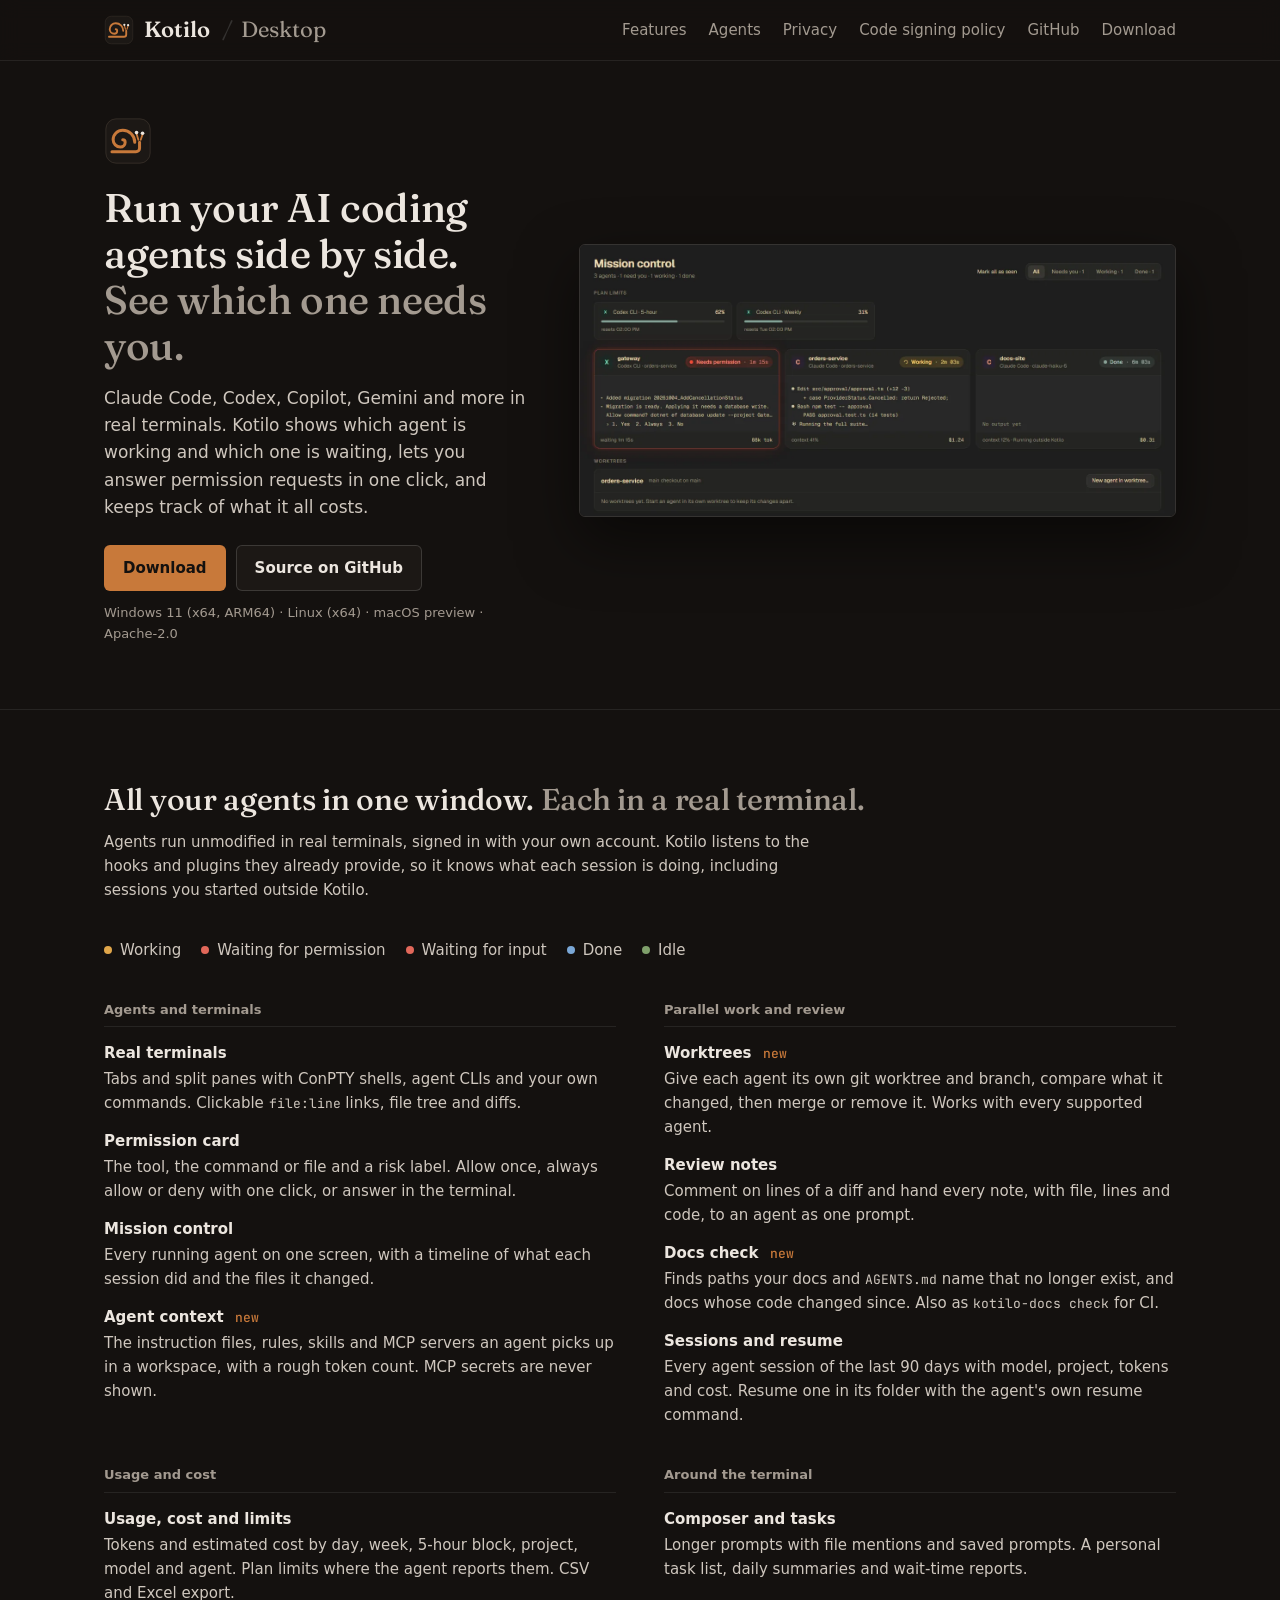
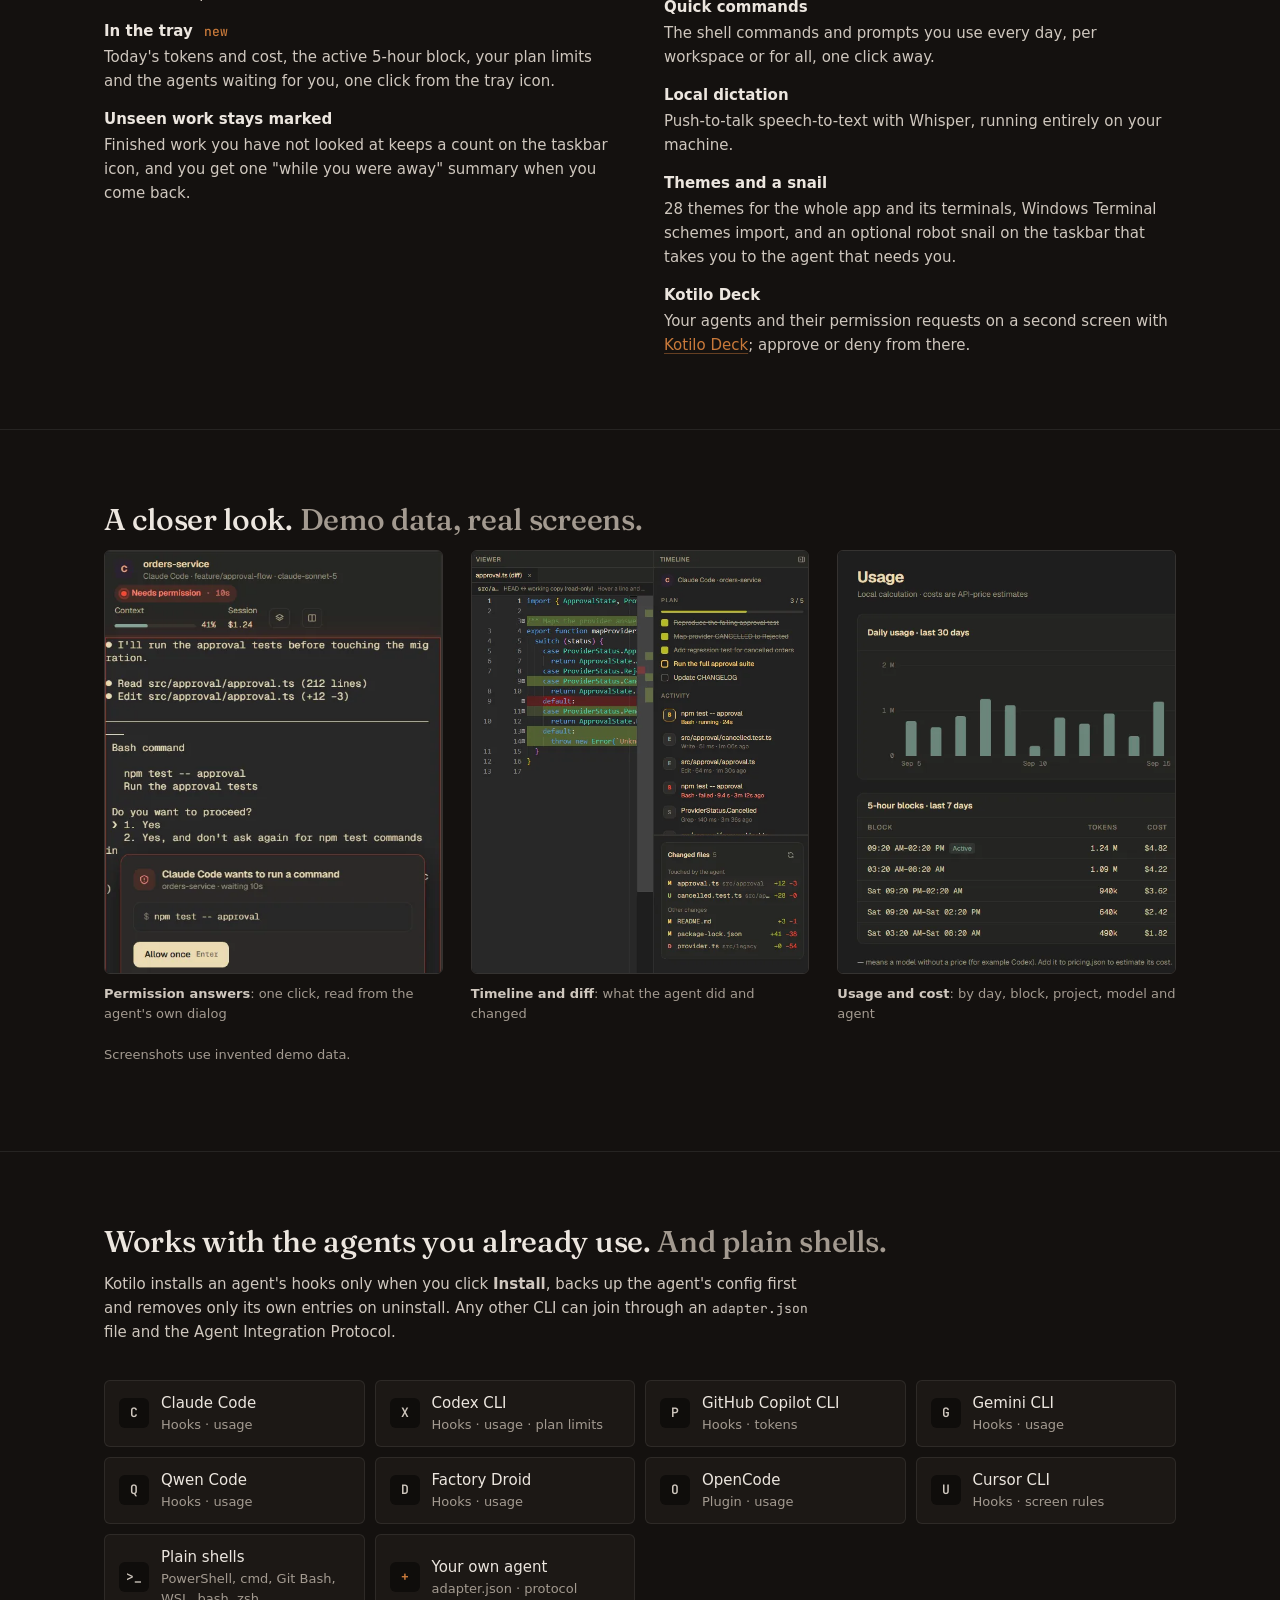
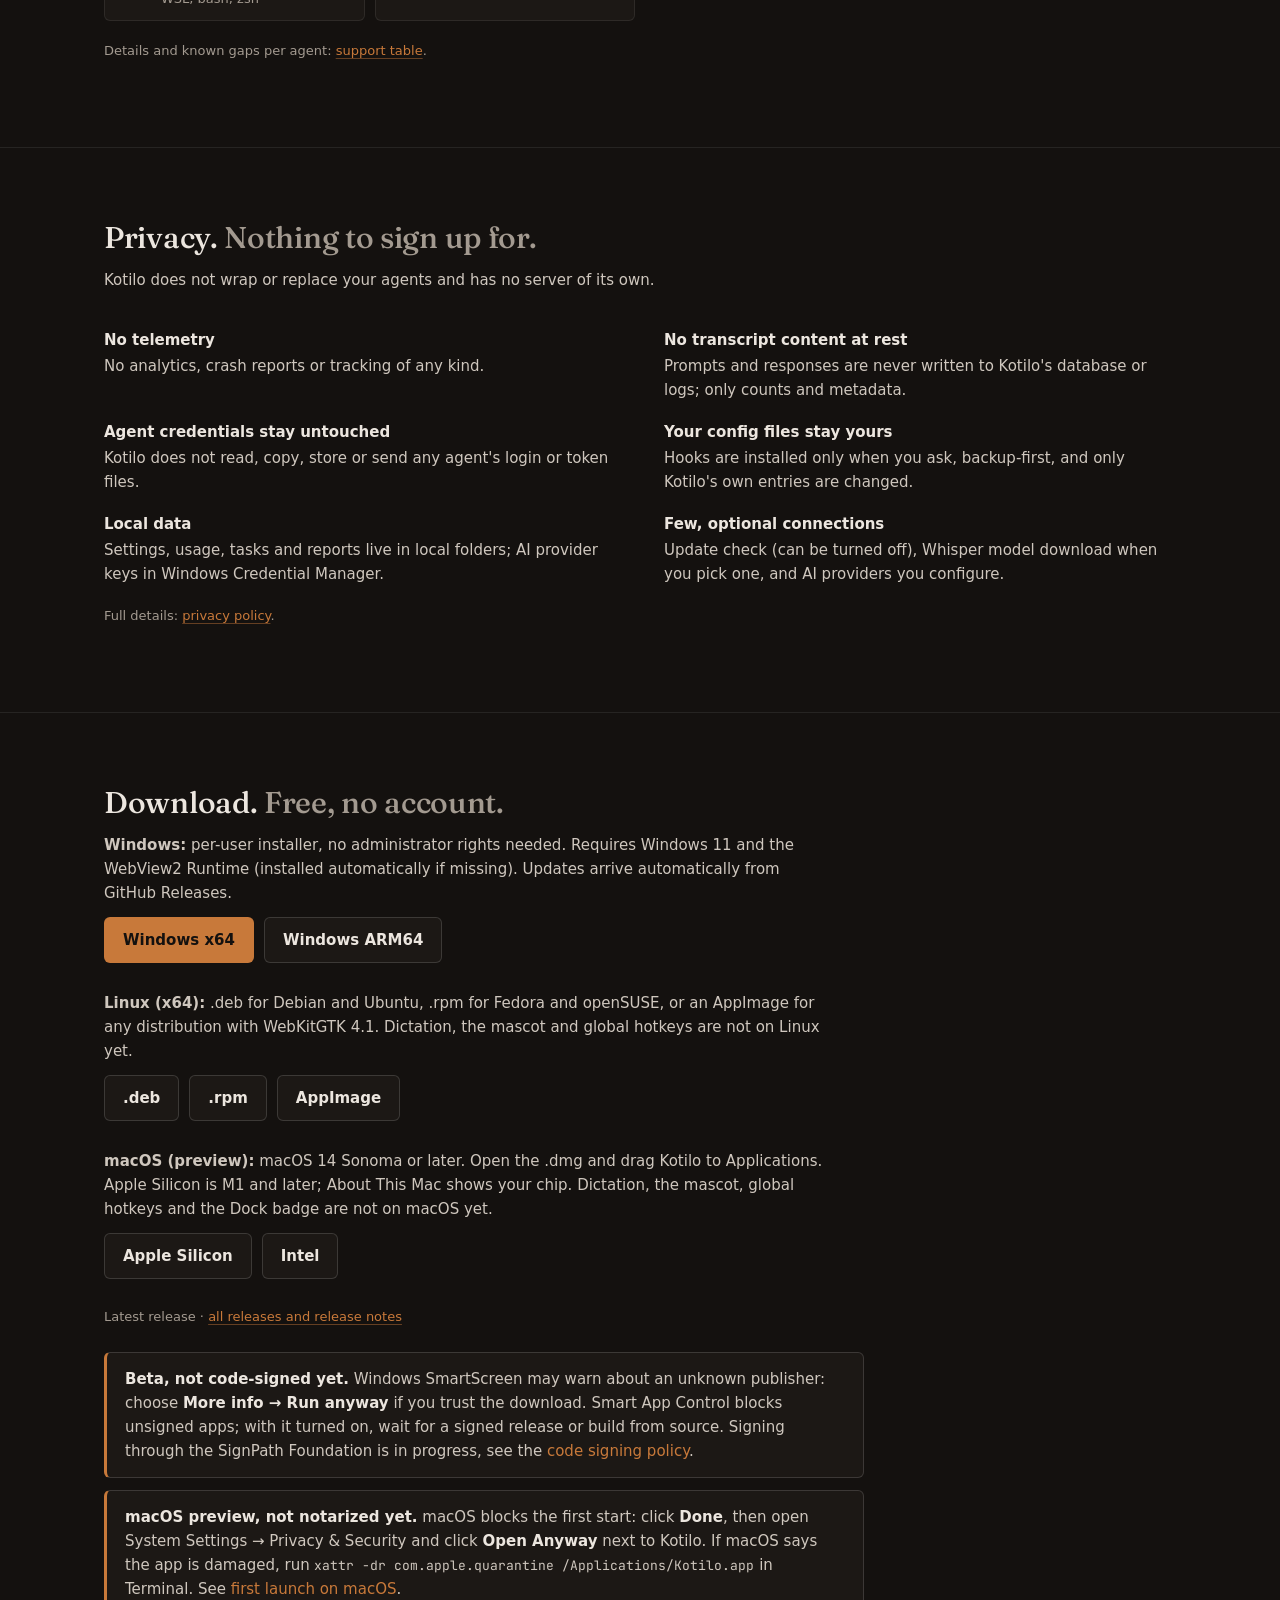
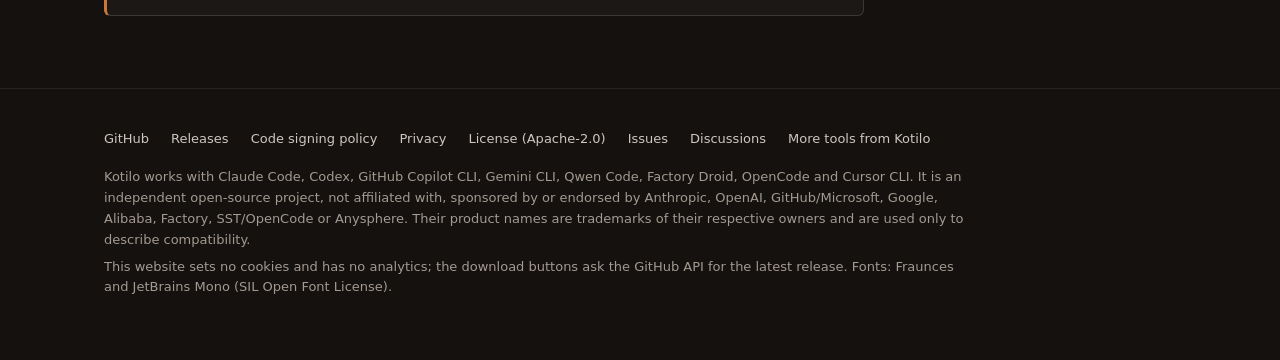
<file: desktop/index.html>
<!doctype html>
<html lang="en">
<head>
  <meta charset="utf-8">
  <meta name="viewport" content="width=device-width, initial-scale=1">
  <title>Kotilo Desktop – a workspace for AI coding agents</title>
  <meta name="description" content="Free, open-source workspace for AI coding agents on Windows, Linux and macOS: real terminals with live agent status, one-click permission answers, worktrees for parallel agents, and token usage, cost and plan limits, all running locally.">
  <link rel="icon" type="image/svg+xml" href="/assets/img/kotilo.svg">
  <link rel="icon" type="image/png" href="/favicon.png">
  <meta property="og:title" content="Kotilo Desktop – a workspace for AI coding agents">
  <meta property="og:description" content="Real terminals, live agent status, permission handling, worktrees, usage, cost and limits. Free and open source for Windows, Linux and macOS.">
  <meta property="og:image" content="https://kotilo.dev/assets/img/og-desktop.jpg">
  <meta property="og:url" content="https://kotilo.dev/desktop/">
  <link rel="canonical" href="https://kotilo.dev/desktop/">
  <meta name="twitter:card" content="summary_large_image">
  <meta name="theme-color" content="#14110f">
  <link rel="preload" href="/assets/fonts/Fraunces-Variable.woff2" as="font" type="font/woff2" crossorigin>
  <link rel="stylesheet" href="/assets/style.css">
</head>
<body>

<header class="site-header">
  <div class="wrap">
    <a class="brand" href="/"><img src="/assets/img/kotilo.svg" alt="">Kotilo<span class="crumb">Desktop</span></a>
    <nav class="nav">
      <a href="#features">Features</a>
      <a href="#agents">Agents</a>
      <a href="#privacy">Privacy</a>
      <a href="https://github.com/kotilo-dev/kotilo#code-signing-policy">Code signing policy</a>
      <a class="nav-keep" href="https://github.com/kotilo-dev/kotilo">GitHub</a>
      <a class="nav-keep" href="#download">Download</a>
    </nav>
  </div>
</header>

<main>
  <div class="hero wrap">
    <div class="hero-text">
      <img class="hero-icon" src="/assets/img/kotilo.svg" alt="">
      <h1>Run your AI coding agents side by side. <span class="soft">See which one needs you.</span></h1>
      <p class="lead">Claude Code, Codex, Copilot, Gemini and more in real terminals. Kotilo shows which agent is working and which one is waiting, lets you answer permission requests in one click, and keeps track of what it all costs.</p>
      <div class="cta">
        <a class="btn btn-primary" href="#download">Download</a>
        <a class="btn" href="https://github.com/kotilo-dev/kotilo">Source on GitHub</a>
      </div>
      <div class="meta">Windows 11 (x64, ARM64) · Linux (x64) · macOS preview · Apache-2.0</div>
    </div>
    <div class="shot">
      <img src="/assets/img/mission-control.webp" width="1384" height="630"
           alt="Mission control in Gruvbox Dark: gateway needs permission, orders-service is working, docs-site is done, with plan limits above">
    </div>
  </div>

  <section id="features">
    <div class="wrap">
      <h2>All your agents in one window. <span class="soft">Each in a real terminal.</span></h2>
      <p class="section-lead">Agents run unmodified in real terminals, signed in with your own account. Kotilo listens to the hooks and plugins they already provide, so it knows what each session is doing, including sessions you started outside Kotilo.</p>
      <div class="states">
        <span class="state"><span class="dot" style="background: var(--working)"></span>Working</span>
        <span class="state"><span class="dot" style="background: var(--blocked)"></span>Waiting for permission</span>
        <span class="state"><span class="dot" style="background: var(--blocked)"></span>Waiting for input</span>
        <span class="state"><span class="dot" style="background: var(--done)"></span>Done</span>
        <span class="state"><span class="dot" style="background: var(--idle)"></span>Idle</span>
      </div>
      <div class="features cols-2">
        <div class="group">
          <h3 class="group-title">Agents and terminals</h3>
          <dl>
            <dt>Real terminals</dt>
            <dd>Tabs and split panes with ConPTY shells, agent CLIs and your own commands. Clickable <code>file:line</code> links, file tree and diffs.</dd>
            <dt>Permission card</dt>
            <dd>The tool, the command or file and a risk label. Allow once, always allow or deny with one click, or answer in the terminal.</dd>
            <dt>Mission control</dt>
            <dd>Every running agent on one screen, with a timeline of what each session did and the files it changed.</dd>
            <dt>Agent context <span class="new">new</span></dt>
            <dd>The instruction files, rules, skills and MCP servers an agent picks up in a workspace, with a rough token count. MCP secrets are never shown.</dd>
          </dl>
        </div>
        <div class="group">
          <h3 class="group-title">Parallel work and review</h3>
          <dl>
            <dt>Worktrees <span class="new">new</span></dt>
            <dd>Give each agent its own git worktree and branch, compare what it changed, then merge or remove it. Works with every supported agent.</dd>
            <dt>Review notes</dt>
            <dd>Comment on lines of a diff and hand every note, with file, lines and code, to an agent as one prompt.</dd>
            <dt>Docs check <span class="new">new</span></dt>
            <dd>Finds paths your docs and <code>AGENTS.md</code> name that no longer exist, and docs whose code changed since. Also as <code>kotilo-docs check</code> for CI.</dd>
            <dt>Sessions and resume</dt>
            <dd>Every agent session of the last 90 days with model, project, tokens and cost. Resume one in its folder with the agent's own resume command.</dd>
          </dl>
        </div>
        <div class="group">
          <h3 class="group-title">Usage and cost</h3>
          <dl>
            <dt>Usage, cost and limits</dt>
            <dd>Tokens and estimated cost by day, week, 5-hour block, project, model and agent. Plan limits where the agent reports them. CSV and Excel export.</dd>
            <dt>In the tray <span class="new">new</span></dt>
            <dd>Today's tokens and cost, the active 5-hour block, your plan limits and the agents waiting for you, one click from the tray icon.</dd>
            <dt>Unseen work stays marked</dt>
            <dd>Finished work you have not looked at keeps a count on the taskbar icon, and you get one "while you were away" summary when you come back.</dd>
          </dl>
        </div>
        <div class="group">
          <h3 class="group-title">Around the terminal</h3>
          <dl>
            <dt>Composer and tasks</dt>
            <dd>Longer prompts with file mentions and saved prompts. A personal task list, daily summaries and wait-time reports.</dd>
            <dt>Quick commands</dt>
            <dd>The shell commands and prompts you use every day, per workspace or for all, one click away.</dd>
            <dt>Local dictation</dt>
            <dd>Push-to-talk speech-to-text with Whisper, running entirely on your machine.</dd>
            <dt>Themes and a snail</dt>
            <dd>28 themes for the whole app and its terminals, Windows Terminal schemes import, and an optional robot snail on the taskbar that takes you to the agent that needs you.</dd>
            <dt>Kotilo Deck</dt>
            <dd>Your agents and their permission requests on a second screen with <a href="/deck/">Kotilo Deck</a>; approve or deny from there.</dd>
          </dl>
        </div>
      </div>
    </div>
  </section>

  <section>
    <div class="wrap">
      <h2>A closer look. <span class="soft">Demo data, real screens.</span></h2>
      <div class="gallery cols-3">
        <figure>
          <img src="/assets/img/terminal-permission.webp" width="498" height="750" loading="lazy"
               alt="Claude Code asks to run npm test; the permission card offers Allow once, Don't ask again and Deny over the terminal">
          <figcaption><b>Permission answers</b>: one click, read from the agent's own dialog</figcaption>
        </figure>
        <figure>
          <img src="/assets/img/timeline-diff.webp" width="644" height="800" loading="lazy"
               alt="Timeline: the agent's plan and tool calls next to a diff of the files it changed">
          <figcaption><b>Timeline and diff</b>: what the agent did and changed</figcaption>
        </figure>
        <figure>
          <img src="/assets/img/usage.webp" width="1384" height="700" loading="lazy"
               alt="Usage: daily tokens, 5-hour blocks and a breakdown by project, model or agent">
          <figcaption><b>Usage and cost</b>: by day, block, project, model and agent</figcaption>
        </figure>
      </div>
      <p class="note">Screenshots use invented demo data.</p>
    </div>
  </section>

  <section id="agents">
    <div class="wrap">
      <h2>Works with the agents you already use. <span class="soft">And plain shells.</span></h2>
      <p class="section-lead">Kotilo installs an agent's hooks only when you click <b>Install</b>, backs up the agent's config first and removes only its own entries on uninstall. Any other CLI can join through an <code>adapter.json</code> file and the Agent Integration Protocol.</p>
      <div class="agents">
        <div class="agent"><span class="avatar">C</span><div>Claude Code<small>Hooks · usage</small></div></div>
        <div class="agent"><span class="avatar">X</span><div>Codex CLI<small>Hooks · usage · plan limits</small></div></div>
        <div class="agent"><span class="avatar">P</span><div>GitHub Copilot CLI<small>Hooks · tokens</small></div></div>
        <div class="agent"><span class="avatar">G</span><div>Gemini CLI<small>Hooks · usage</small></div></div>
        <div class="agent"><span class="avatar">Q</span><div>Qwen Code<small>Hooks · usage</small></div></div>
        <div class="agent"><span class="avatar">D</span><div>Factory Droid<small>Hooks · usage</small></div></div>
        <div class="agent"><span class="avatar">O</span><div>OpenCode<small>Plugin · usage</small></div></div>
        <div class="agent"><span class="avatar">U</span><div>Cursor CLI<small>Hooks · screen rules</small></div></div>
        <div class="agent"><span class="avatar">&gt;_</span><div>Plain shells<small>PowerShell, cmd, Git Bash, WSL, bash, zsh</small></div></div>
        <div class="agent"><span class="avatar" style="color: var(--accent)">+</span><div>Your own agent<small>adapter.json · protocol</small></div></div>
      </div>
      <p class="note">Details and known gaps per agent: <a href="https://github.com/kotilo-dev/kotilo#supported-agents">support table</a>.</p>
    </div>
  </section>

  <section id="privacy">
    <div class="wrap">
      <h2>Privacy. <span class="soft">Nothing to sign up for.</span></h2>
      <p class="section-lead">Kotilo does not wrap or replace your agents and has no server of its own.</p>
      <dl class="facts-list">
        <div><dt>No telemetry</dt><dd>No analytics, crash reports or tracking of any kind.</dd></div>
        <div><dt>No transcript content at rest</dt><dd>Prompts and responses are never written to Kotilo's database or logs; only counts and metadata.</dd></div>
        <div><dt>Agent credentials stay untouched</dt><dd>Kotilo does not read, copy, store or send any agent's login or token files.</dd></div>
        <div><dt>Your config files stay yours</dt><dd>Hooks are installed only when you ask, backup-first, and only Kotilo's own entries are changed.</dd></div>
        <div><dt>Local data</dt><dd>Settings, usage, tasks and reports live in local folders; AI provider keys in Windows Credential Manager.</dd></div>
        <div><dt>Few, optional connections</dt><dd>Update check (can be turned off), Whisper model download when you pick one, and AI providers you configure.</dd></div>
      </dl>
      <p class="note">Full details: <a href="https://github.com/kotilo-dev/kotilo/blob/main/docs/legal/privacy.md">privacy policy</a>.</p>
    </div>
  </section>

  <section id="download" class="download">
    <div class="wrap">
      <h2>Download. <span class="soft">Free, no account.</span></h2>
      <div class="dl-group">
        <p><b>Windows:</b> per-user installer, no administrator rights needed. Requires Windows 11 and the WebView2 Runtime (installed automatically if missing). Updates arrive automatically from GitHub Releases.</p>
        <div class="cta">
          <a class="btn btn-primary" id="dl-x64" href="https://github.com/kotilo-dev/kotilo/releases/latest">Windows x64</a>
          <a class="btn" id="dl-arm64" href="https://github.com/kotilo-dev/kotilo/releases/latest">Windows ARM64</a>
        </div>
      </div>
      <div class="dl-group">
        <p><b>Linux (x64):</b> .deb for Debian and Ubuntu, .rpm for Fedora and openSUSE, or an AppImage for any distribution with WebKitGTK 4.1. Dictation, the mascot and global hotkeys are not on Linux yet.</p>
        <div class="cta">
          <a class="btn" id="dl-deb" href="https://github.com/kotilo-dev/kotilo/releases/latest">.deb</a>
          <a class="btn" id="dl-rpm" href="https://github.com/kotilo-dev/kotilo/releases/latest">.rpm</a>
          <a class="btn" id="dl-appimage" href="https://github.com/kotilo-dev/kotilo/releases/latest">AppImage</a>
        </div>
      </div>
      <div class="dl-group">
        <p><b>macOS (preview):</b> macOS 14 Sonoma or later. Open the .dmg and drag Kotilo to Applications. Apple Silicon is M1 and later; About This Mac shows your chip. Dictation, the mascot, global hotkeys and the Dock badge are not on macOS yet.</p>
        <div class="cta">
          <a class="btn" id="dl-mac-arm" href="https://github.com/kotilo-dev/kotilo/releases/latest">Apple Silicon</a>
          <a class="btn" id="dl-mac-intel" href="https://github.com/kotilo-dev/kotilo/releases/latest">Intel</a>
        </div>
      </div>
      <div class="meta"><span id="dl-version">Latest release</span> · <a href="https://github.com/kotilo-dev/kotilo/releases">all releases and release notes</a></div>
      <div class="callout">
        <b>Beta, not code-signed yet.</b> Windows SmartScreen may warn about an unknown publisher: choose <b>More info → Run anyway</b> if you trust the download. Smart App Control blocks unsigned apps; with it turned on, wait for a signed release or build from source. Signing through the SignPath Foundation is in progress, see the <a href="https://github.com/kotilo-dev/kotilo#code-signing-policy">code signing policy</a>.
      </div>
      <div class="callout">
        <b>macOS preview, not notarized yet.</b> macOS blocks the first start: click <b>Done</b>, then open System Settings → Privacy &amp; Security and click <b>Open Anyway</b> next to Kotilo. If macOS says the app is damaged, run <code>xattr -dr com.apple.quarantine /Applications/Kotilo.app</code> in Terminal. See <a href="https://github.com/kotilo-dev/kotilo#macos-beta">first launch on macOS</a>.
      </div>
    </div>
  </section>
</main>

<footer>
  <div class="wrap">
    <div class="links">
      <a href="https://github.com/kotilo-dev/kotilo">GitHub</a>
      <a href="https://github.com/kotilo-dev/kotilo/releases">Releases</a>
      <a href="https://github.com/kotilo-dev/kotilo#code-signing-policy">Code signing policy</a>
      <a href="https://github.com/kotilo-dev/kotilo/blob/main/docs/legal/privacy.md">Privacy</a>
      <a href="https://github.com/kotilo-dev/kotilo/blob/main/LICENSE">License (Apache-2.0)</a>
      <a href="https://github.com/kotilo-dev/kotilo/issues">Issues</a>
      <a href="https://github.com/kotilo-dev/kotilo/discussions">Discussions</a>
      <a href="/">More tools from Kotilo</a>
    </div>
    <p>Kotilo works with Claude Code, Codex, GitHub Copilot CLI, Gemini CLI, Qwen Code, Factory Droid, OpenCode and Cursor CLI. It is an independent open-source project, not affiliated with, sponsored by or endorsed by Anthropic, OpenAI, GitHub/Microsoft, Google, Alibaba, Factory, SST/OpenCode or Anysphere. Their product names are trademarks of their respective owners and are used only to describe compatibility.</p>
    <p>This website sets no cookies and has no analytics; the download buttons ask the GitHub API for the latest release. Fonts: Fraunces and JetBrains Mono (SIL Open Font License).</p>
  </div>
</footer>

<script>
  // Direct installer links for the latest release; the static links above are the fallback.
  fetch("https://api.github.com/repos/kotilo-dev/kotilo/releases/latest")
    .then(r => r.ok ? r.json() : Promise.reject(r.status))
    .then(rel => {
      const links = { x64: "_x64-setup.exe", arm64: "_arm64-setup.exe", deb: "_amd64.deb", rpm: ".x86_64.rpm", appimage: "_amd64.AppImage", "mac-arm": "_aarch64.dmg", "mac-intel": "_x64.dmg" };
      for (const [id, suffix] of Object.entries(links)) {
        const asset = rel.assets.find(a => a.name.endsWith(suffix));
        if (asset) document.getElementById("dl-" + id).href = asset.browser_download_url;
      }
      document.getElementById("dl-version").textContent = rel.tag_name;
    })
    .catch(() => {});
</script>
</body>
</html>
</file>
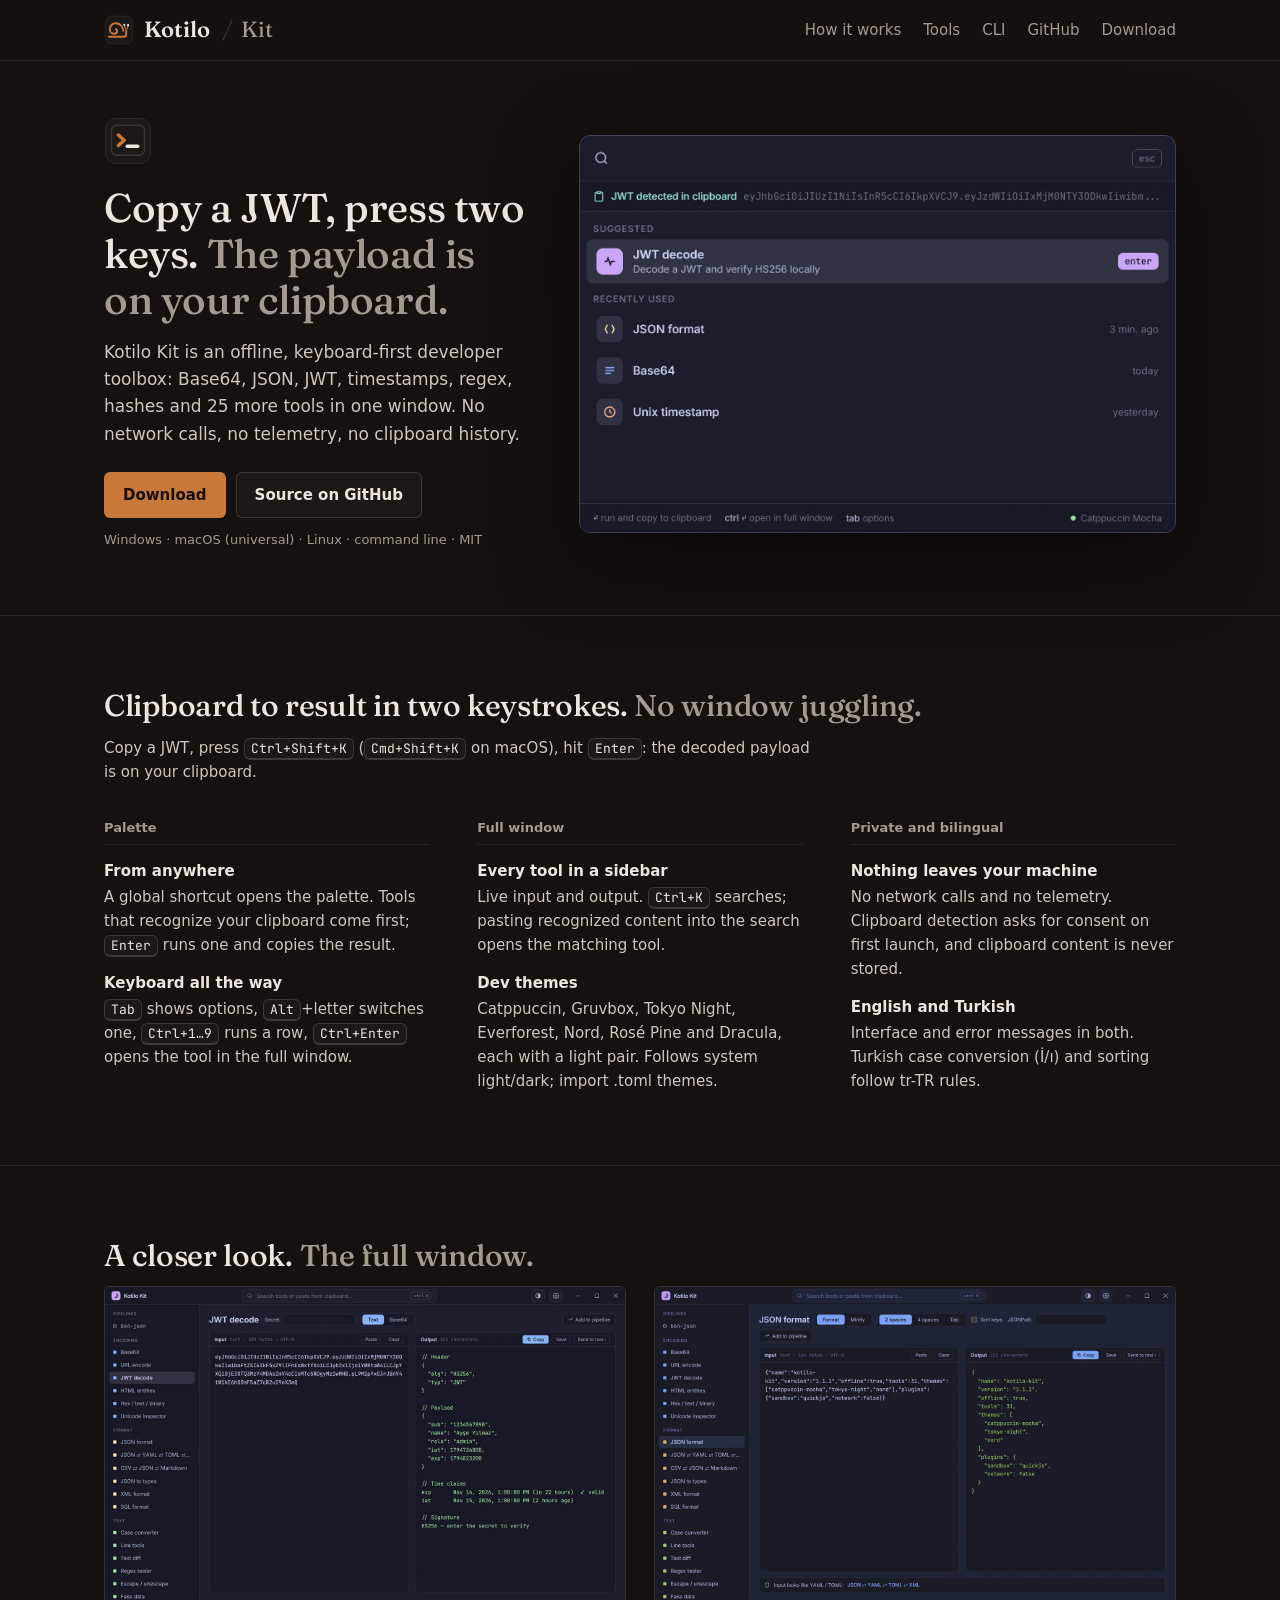
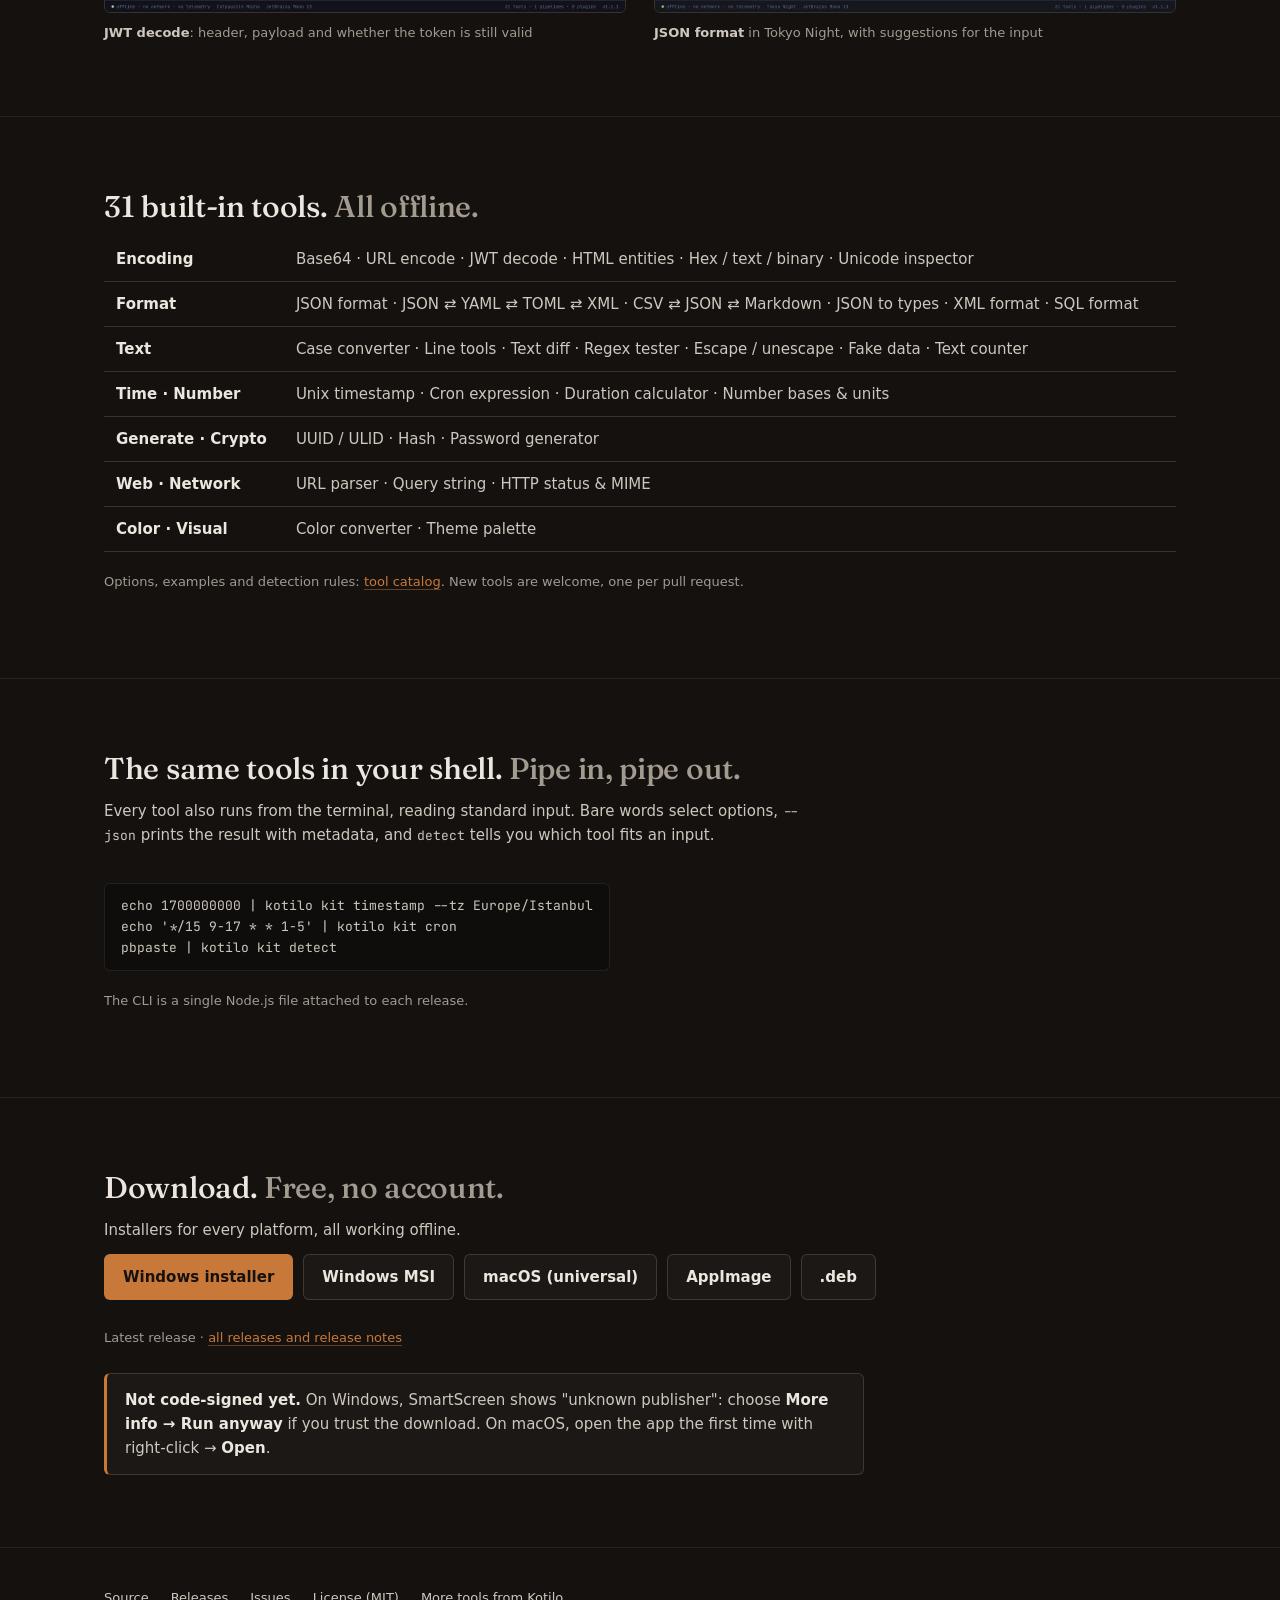
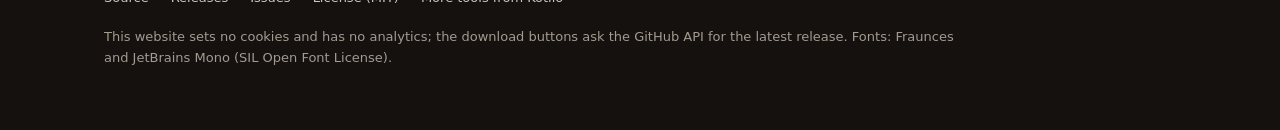
<file: kit/index.html>
<!doctype html>
<html lang="en">
<head>
  <meta charset="utf-8">
  <meta name="viewport" content="width=device-width, initial-scale=1">
  <title>Kotilo Kit – offline, keyboard-first developer toolbox</title>
  <meta name="description" content="Base64, JSON, JWT, timestamps, regex, hashes and 25 more tools in one offline window. Clipboard to result in two keystrokes. Free and open source for Windows, macOS and Linux.">
  <link rel="icon" type="image/svg+xml" href="/assets/img/kit/icon.svg">
  <meta property="og:title" content="Kotilo Kit – offline, keyboard-first developer toolbox">
  <meta property="og:description" content="31 developer tools in one offline window. Clipboard to result in two keystrokes.">
  <meta property="og:image" content="https://kotilo.dev/assets/img/kit/og-kit.jpg">
  <meta property="og:url" content="https://kotilo.dev/kit/">
  <meta name="twitter:card" content="summary_large_image">
  <link rel="canonical" href="https://kotilo.dev/kit/">
  <meta name="theme-color" content="#14110f">
  <link rel="preload" href="/assets/fonts/Fraunces-Variable.woff2" as="font" type="font/woff2" crossorigin>
  <link rel="stylesheet" href="/assets/style.css">
</head>
<body>

<header class="site-header">
  <div class="wrap">
    <a class="brand" href="/"><img src="/assets/img/kotilo.svg" alt="">Kotilo<span class="crumb">Kit</span></a>
    <nav class="nav">
      <a href="#how">How it works</a>
      <a href="#tools">Tools</a>
      <a href="#cli">CLI</a>
      <a class="nav-keep" href="https://github.com/kotilo-dev/kotilo-kit">GitHub</a>
      <a class="nav-keep" href="#download">Download</a>
    </nav>
  </div>
</header>

<main>
  <div class="hero wrap">
    <div class="hero-text">
      <img class="hero-icon" src="/assets/img/kit/icon.svg" alt="">
      <h1>Copy a JWT, press two keys. <span class="soft">The payload is on your clipboard.</span></h1>
      <p class="lead">Kotilo Kit is an offline, keyboard-first developer toolbox: Base64, JSON, JWT, timestamps, regex, hashes and 25 more tools in one window. No network calls, no telemetry, no clipboard history.</p>
      <div class="cta">
        <a class="btn btn-primary" href="#download">Download</a>
        <a class="btn" href="https://github.com/kotilo-dev/kotilo-kit">Source on GitHub</a>
      </div>
      <div class="meta">Windows · macOS (universal) · Linux · command line · MIT</div>
    </div>
    <div class="shot bare">
      <img src="/assets/img/kit/palette.webp" width="1440" height="960"
           alt="The Kit palette: a JWT on the clipboard is recognized and JWT decode is suggested, with recently used tools below">
    </div>
  </div>

  <section id="how">
    <div class="wrap">
      <h2>Clipboard to result in two keystrokes. <span class="soft">No window juggling.</span></h2>
      <p class="section-lead">Copy a JWT, press <kbd>Ctrl+Shift+K</kbd> (<kbd>Cmd+Shift+K</kbd> on macOS), hit <kbd>Enter</kbd>: the decoded payload is on your clipboard.</p>
      <div class="features">
        <div class="group">
          <h3 class="group-title">Palette</h3>
          <dl>
            <dt>From anywhere</dt>
            <dd>A global shortcut opens the palette. Tools that recognize your clipboard come first; <kbd>Enter</kbd> runs one and copies the result.</dd>
            <dt>Keyboard all the way</dt>
            <dd><kbd>Tab</kbd> shows options, <kbd>Alt</kbd>+letter switches one, <kbd>Ctrl+1…9</kbd> runs a row, <kbd>Ctrl+Enter</kbd> opens the tool in the full window.</dd>
          </dl>
        </div>
        <div class="group">
          <h3 class="group-title">Full window</h3>
          <dl>
            <dt>Every tool in a sidebar</dt>
            <dd>Live input and output. <kbd>Ctrl+K</kbd> searches; pasting recognized content into the search opens the matching tool.</dd>
            <dt>Dev themes</dt>
            <dd>Catppuccin, Gruvbox, Tokyo Night, Everforest, Nord, Rosé Pine and Dracula, each with a light pair. Follows system light/dark; import .toml themes.</dd>
          </dl>
        </div>
        <div class="group">
          <h3 class="group-title">Private and bilingual</h3>
          <dl>
            <dt>Nothing leaves your machine</dt>
            <dd>No network calls and no telemetry. Clipboard detection asks for consent on first launch, and clipboard content is never stored.</dd>
            <dt>English and Turkish</dt>
            <dd>Interface and error messages in both. Turkish case conversion (İ/ı) and sorting follow tr-TR rules.</dd>
          </dl>
        </div>
      </div>
    </div>
  </section>

  <section>
    <div class="wrap">
      <h2>A closer look. <span class="soft">The full window.</span></h2>
      <div class="gallery">
        <figure>
          <img src="/assets/img/kit/full-window.webp" width="1440" height="900" loading="lazy" alt="Full window: JWT decode with header, payload and time claims">
          <figcaption><b>JWT decode</b>: header, payload and whether the token is still valid</figcaption>
        </figure>
        <figure>
          <img src="/assets/img/kit/full-window-tokyo-night.webp" width="1440" height="900" loading="lazy" alt="Full window in Tokyo Night: JSON format with the suggestion strip">
          <figcaption><b>JSON format</b> in Tokyo Night, with suggestions for the input</figcaption>
        </figure>
      </div>
    </div>
  </section>

  <section id="tools">
    <div class="wrap">
      <h2>31 built-in tools. <span class="soft">All offline.</span></h2>
      <div class="table-wrap">
        <table class="tools">
          <tbody>
            <tr><td>Encoding</td><td>Base64 · URL encode · JWT decode · HTML entities · Hex / text / binary · Unicode inspector</td></tr>
            <tr><td>Format</td><td>JSON format · JSON ⇄ YAML ⇄ TOML ⇄ XML · CSV ⇄ JSON ⇄ Markdown · JSON to types · XML format · SQL format</td></tr>
            <tr><td>Text</td><td>Case converter · Line tools · Text diff · Regex tester · Escape / unescape · Fake data · Text counter</td></tr>
            <tr><td>Time · Number</td><td>Unix timestamp · Cron expression · Duration calculator · Number bases &amp; units</td></tr>
            <tr><td>Generate · Crypto</td><td>UUID / ULID · Hash · Password generator</td></tr>
            <tr><td>Web · Network</td><td>URL parser · Query string · HTTP status &amp; MIME</td></tr>
            <tr><td>Color · Visual</td><td>Color converter · Theme palette</td></tr>
          </tbody>
        </table>
      </div>
      <p class="note">Options, examples and detection rules: <a href="https://github.com/kotilo-dev/kotilo-kit/blob/main/docs/04-tool-catalog.md">tool catalog</a>. New tools are welcome, one per pull request.</p>
    </div>
  </section>

  <section id="cli">
    <div class="wrap">
      <h2>The same tools in your shell. <span class="soft">Pipe in, pipe out.</span></h2>
      <p class="section-lead">Every tool also runs from the terminal, reading standard input. Bare words select options, <code>--json</code> prints the result with metadata, and <code>detect</code> tells you which tool fits an input.</p>
      <pre class="cmd">echo 1700000000 | kotilo kit timestamp --tz Europe/Istanbul
echo '*/15 9-17 * * 1-5' | kotilo kit cron
pbpaste | kotilo kit detect</pre>
      <p class="note">The CLI is a single Node.js file attached to each release.</p>
    </div>
  </section>

  <section id="download" class="download">
    <div class="wrap">
      <h2>Download. <span class="soft">Free, no account.</span></h2>
      <div class="dl-group">
        <p>Installers for every platform, all working offline.</p>
        <div class="cta">
          <a class="btn btn-primary" id="dl-setup" href="https://github.com/kotilo-dev/kotilo-kit/releases/latest">Windows installer</a>
          <a class="btn" id="dl-msi" href="https://github.com/kotilo-dev/kotilo-kit/releases/latest">Windows MSI</a>
          <a class="btn" id="dl-dmg" href="https://github.com/kotilo-dev/kotilo-kit/releases/latest">macOS (universal)</a>
          <a class="btn" id="dl-appimage" href="https://github.com/kotilo-dev/kotilo-kit/releases/latest">AppImage</a>
          <a class="btn" id="dl-deb" href="https://github.com/kotilo-dev/kotilo-kit/releases/latest">.deb</a>
        </div>
      </div>
      <div class="meta"><span id="dl-version">Latest release</span> · <a href="https://github.com/kotilo-dev/kotilo-kit/releases">all releases and release notes</a></div>
      <div class="callout">
        <b>Not code-signed yet.</b> On Windows, SmartScreen shows "unknown publisher": choose <b>More info → Run anyway</b> if you trust the download. On macOS, open the app the first time with right-click → <b>Open</b>.
      </div>
    </div>
  </section>
</main>

<footer>
  <div class="wrap">
    <div class="links">
      <a href="https://github.com/kotilo-dev/kotilo-kit">Source</a>
      <a href="https://github.com/kotilo-dev/kotilo-kit/releases">Releases</a>
      <a href="https://github.com/kotilo-dev/kotilo-kit/issues">Issues</a>
      <a href="https://github.com/kotilo-dev/kotilo-kit/blob/main/LICENSE">License (MIT)</a>
      <a href="/">More tools from Kotilo</a>
    </div>
    <p>This website sets no cookies and has no analytics; the download buttons ask the GitHub API for the latest release. Fonts: Fraunces and JetBrains Mono (SIL Open Font License).</p>
  </div>
</footer>

<script>
  // Direct installer links for the latest release; the static links above are the fallback.
  fetch("https://api.github.com/repos/kotilo-dev/kotilo-kit/releases/latest")
    .then(r => r.ok ? r.json() : Promise.reject(r.status))
    .then(rel => {
      const links = { setup: "_x64-setup.exe", msi: "_x64_en-US.msi", dmg: "_universal.dmg", appimage: "_amd64.AppImage", deb: "_amd64.deb" };
      for (const [id, suffix] of Object.entries(links)) {
        const asset = rel.assets.find(a => a.name.endsWith(suffix));
        if (asset) document.getElementById("dl-" + id).href = asset.browser_download_url;
      }
      document.getElementById("dl-version").textContent = rel.tag_name;
    })
    .catch(() => {});
</script>
</body>
</html>
</file>
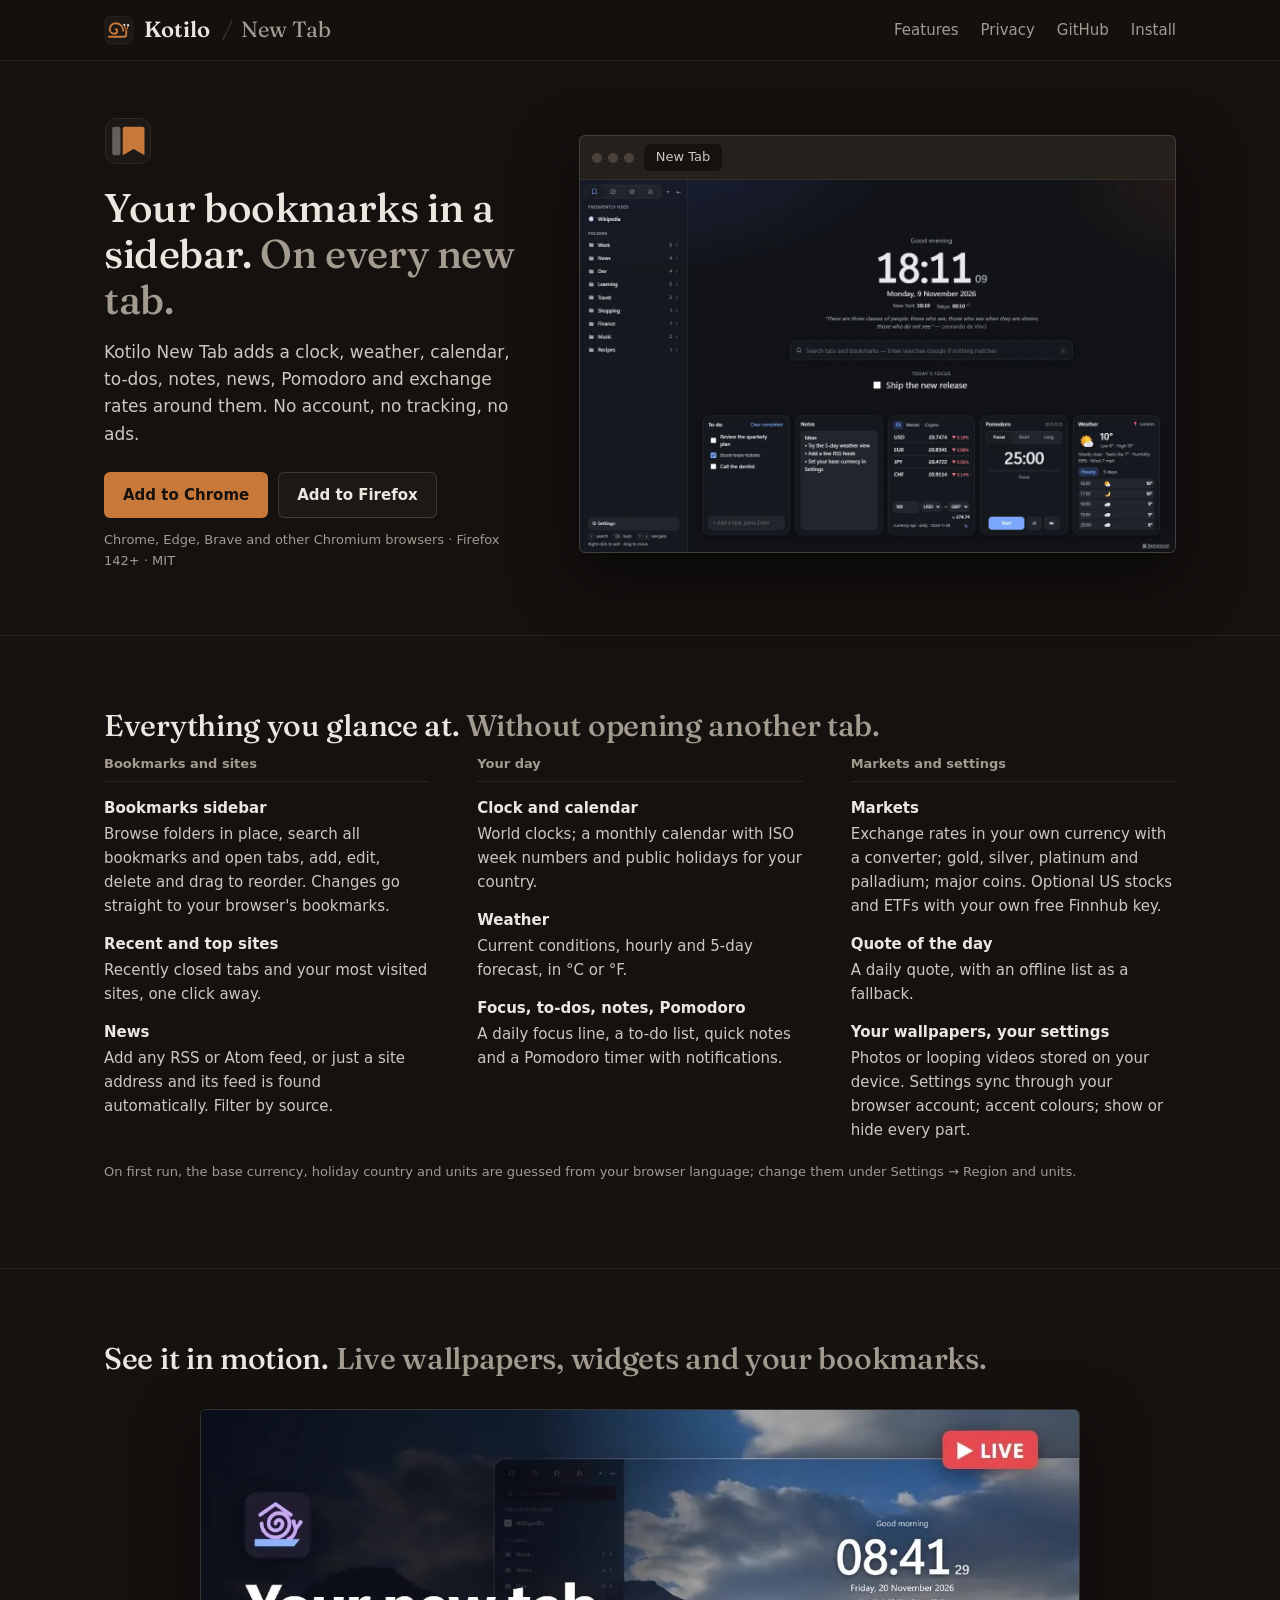
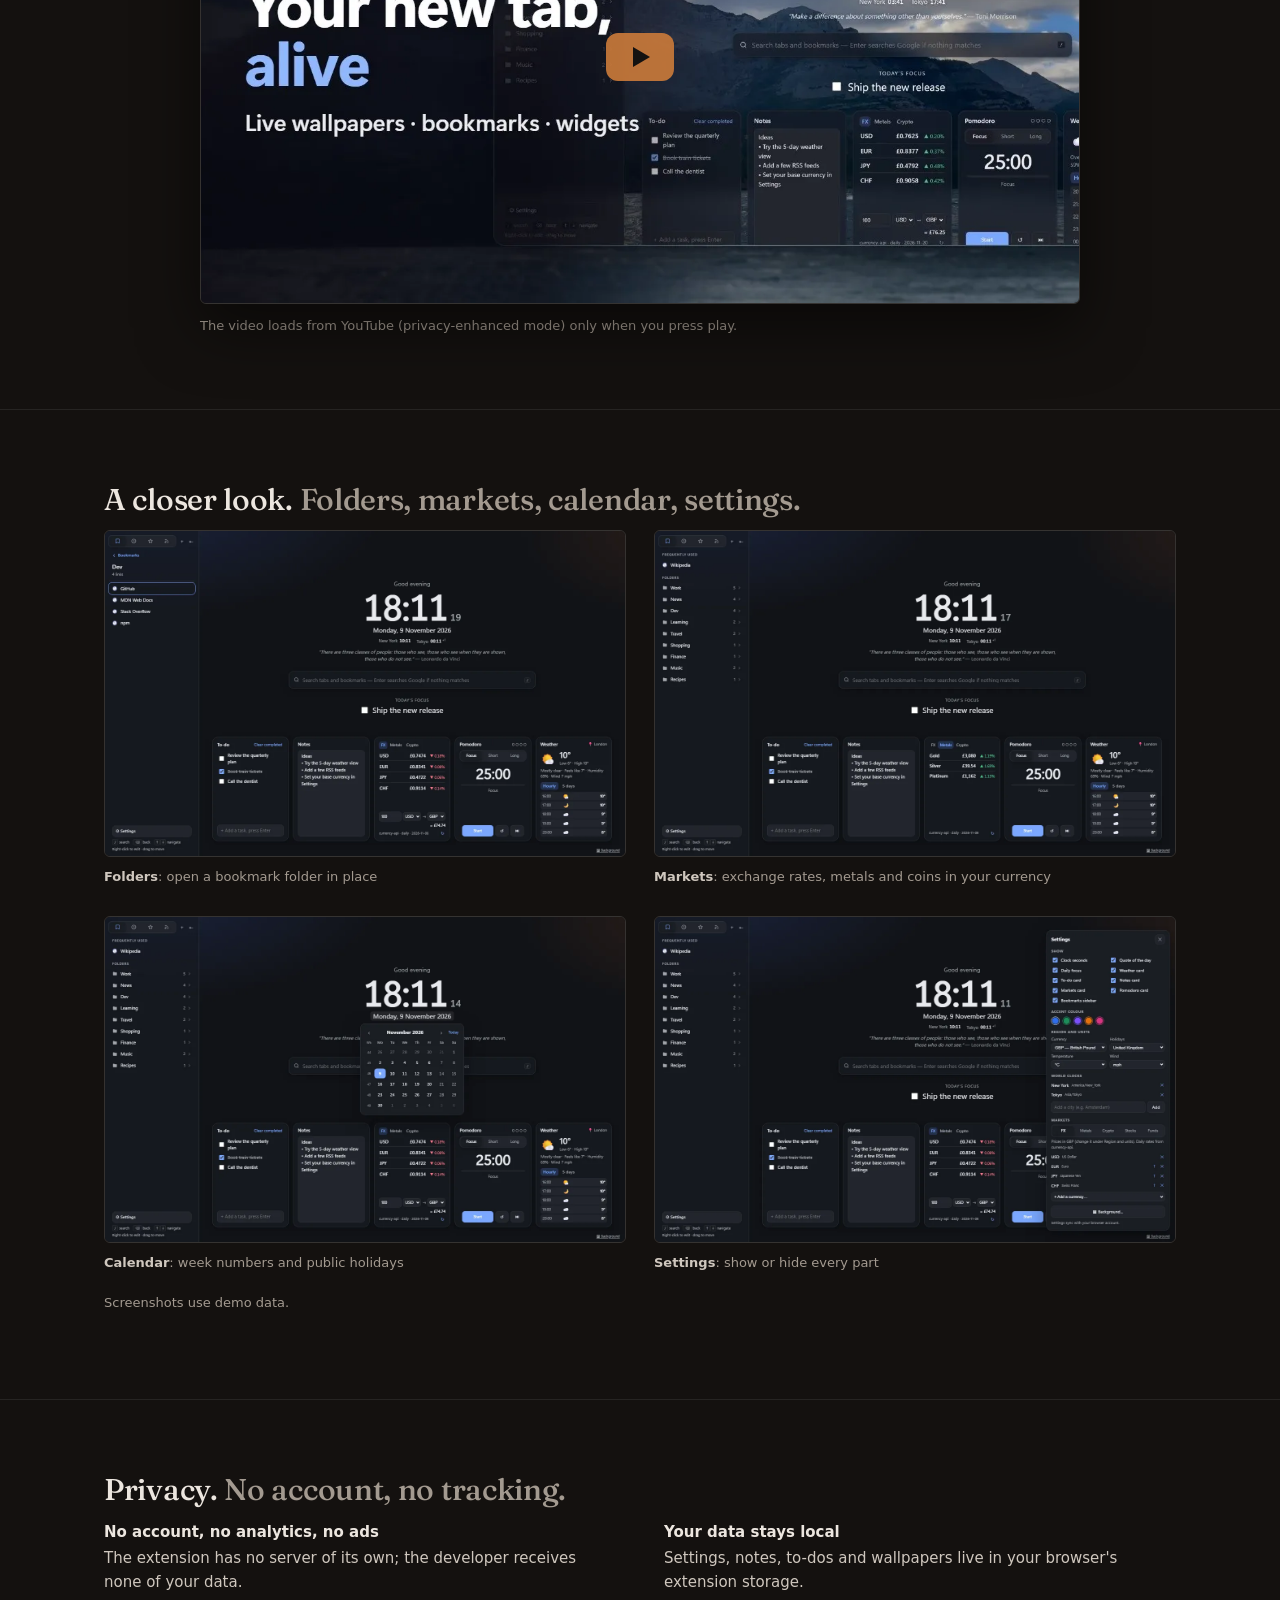
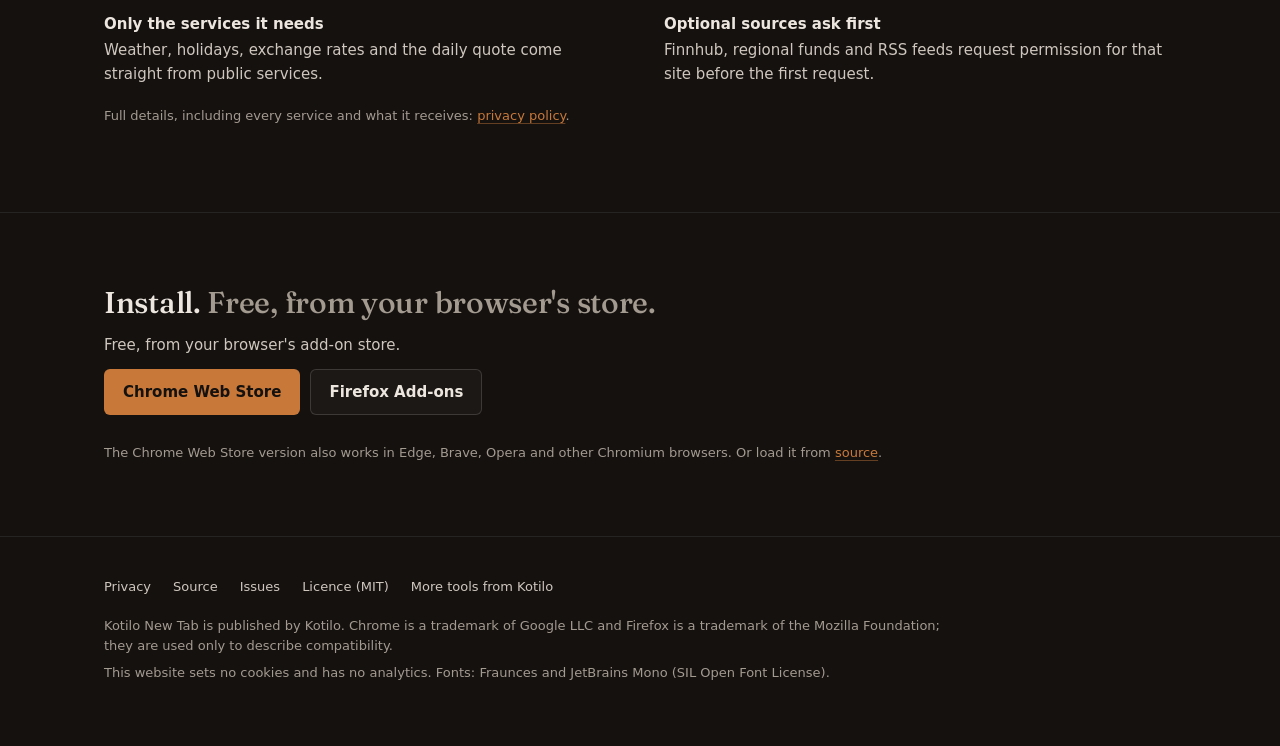
<file: newtab/index.html>
<!doctype html>
<html lang="en">
<head>
  <meta charset="utf-8">
  <meta name="viewport" content="width=device-width, initial-scale=1">
  <title>Kotilo New Tab – a new tab page for Chrome and Firefox</title>
  <meta name="description" content="A new tab page with your bookmarks in a sidebar, plus clock, weather, calendar, to-dos, notes, news, Pomodoro and exchange rates. No account, no tracking, no ads. For Chrome, Chromium browsers and Firefox.">
  <link rel="icon" type="image/svg+xml" href="/assets/img/newtab/icon.svg">
  <meta property="og:title" content="Kotilo New Tab">
  <meta property="og:description" content="Your bookmarks in a sidebar on every new tab, for Chrome and Firefox. No account, no tracking, no ads.">
  <meta property="og:image" content="https://kotilo.dev/assets/img/newtab/og-newtab.jpg">
  <meta property="og:url" content="https://kotilo.dev/newtab/">
  <meta name="twitter:card" content="summary_large_image">
  <link rel="canonical" href="https://kotilo.dev/newtab/">
  <meta name="theme-color" content="#14110f">
  <link rel="preload" href="/assets/fonts/Fraunces-Variable.woff2" as="font" type="font/woff2" crossorigin>
  <link rel="stylesheet" href="/assets/style.css">
</head>
<body>

<header class="site-header">
  <div class="wrap">
    <a class="brand" href="/"><img src="/assets/img/kotilo.svg" alt="">Kotilo<span class="crumb">New Tab</span></a>
    <nav class="nav">
      <a href="#features">Features</a>
      <a href="#privacy">Privacy</a>
      <a class="nav-keep" href="https://github.com/kotilo-dev/kotilo-newtab">GitHub</a>
      <a class="nav-keep" href="#install">Install</a>
    </nav>
  </div>
</header>

<main>
  <div class="hero wrap">
    <div class="hero-text">
      <img class="hero-icon" src="/assets/img/newtab/icon.svg" alt="">
      <h1>Your bookmarks in a sidebar. <span class="soft">On every new tab.</span></h1>
      <p class="lead">Kotilo New Tab adds a clock, weather, calendar, to-dos, notes, news, Pomodoro and exchange rates around them. No account, no tracking, no ads.</p>
      <div class="cta">
        <a class="btn btn-primary" href="https://chromewebstore.google.com/detail/kotilo-new-tab/jkalagachkdlnpmbgaoimmgkpgmbnhii">Add to Chrome</a>
        <a class="btn" href="https://addons.mozilla.org/firefox/addon/kotilo-new-tab/">Add to Firefox</a>
      </div>
      <div class="meta">Chrome, Edge, Brave and other Chromium browsers · Firefox 142+ · MIT</div>
    </div>
    <div class="browser">
      <div class="bar"><span class="lights"><i></i><i></i><i></i></span><span class="tab">New Tab</span></div>
      <img src="/assets/img/newtab/1-main.webp" width="1280" height="800"
           alt="The new tab page: bookmarks sidebar on the left; clock, search, daily focus and cards for to-dos, notes, markets, Pomodoro and weather">
    </div>
  </div>

  <section id="features">
    <div class="wrap">
      <h2>Everything you glance at. <span class="soft">Without opening another tab.</span></h2>
      <div class="features">
        <div class="group">
          <h3 class="group-title">Bookmarks and sites</h3>
          <dl>
            <dt>Bookmarks sidebar</dt>
            <dd>Browse folders in place, search all bookmarks and open tabs, add, edit, delete and drag to reorder. Changes go straight to your browser's bookmarks.</dd>
            <dt>Recent and top sites</dt>
            <dd>Recently closed tabs and your most visited sites, one click away.</dd>
            <dt>News</dt>
            <dd>Add any RSS or Atom feed, or just a site address and its feed is found automatically. Filter by source.</dd>
          </dl>
        </div>
        <div class="group">
          <h3 class="group-title">Your day</h3>
          <dl>
            <dt>Clock and calendar</dt>
            <dd>World clocks; a monthly calendar with ISO week numbers and public holidays for your country.</dd>
            <dt>Weather</dt>
            <dd>Current conditions, hourly and 5-day forecast, in °C or °F.</dd>
            <dt>Focus, to-dos, notes, Pomodoro</dt>
            <dd>A daily focus line, a to-do list, quick notes and a Pomodoro timer with notifications.</dd>
          </dl>
        </div>
        <div class="group">
          <h3 class="group-title">Markets and settings</h3>
          <dl>
            <dt>Markets</dt>
            <dd>Exchange rates in your own currency with a converter; gold, silver, platinum and palladium; major coins. Optional US stocks and ETFs with your own free Finnhub key.</dd>
            <dt>Quote of the day</dt>
            <dd>A daily quote, with an offline list as a fallback.</dd>
            <dt>Your wallpapers, your settings</dt>
            <dd>Photos or looping videos stored on your device. Settings sync through your browser account; accent colours; show or hide every part.</dd>
          </dl>
        </div>
      </div>
      <p class="note">On first run, the base currency, holiday country and units are guessed from your browser language; change them under Settings → Region and units.</p>
    </div>
  </section>

  <section id="video">
    <div class="wrap">
      <h2>See it in motion. <span class="soft">Live wallpapers, widgets and your bookmarks.</span></h2>
      <div class="video-wide">
        <div class="shot video">
          <a class="video-play" href="https://www.youtube.com/watch?v=OaJ765YvvEo" data-yt="OaJ765YvvEo" data-title="Kotilo New Tab: a calm new tab page with live wallpapers" aria-label="Play the video: Kotilo New Tab, a calm new tab page with live wallpapers">
            <img src="/assets/img/newtab/video.webp" width="1280" height="720" loading="lazy" alt="Video: Kotilo New Tab, a calm new tab page with live wallpapers">
            <span class="play" aria-hidden="true"></span>
          </a>
        </div>
        <p class="video-note">The video loads from YouTube (privacy-enhanced mode) only when you press play.</p>
      </div>
    </div>
  </section>

  <section>
    <div class="wrap">
      <h2>A closer look. <span class="soft">Folders, markets, calendar, settings.</span></h2>
      <div class="gallery">
        <figure>
          <img src="/assets/img/newtab/2-folder.webp" width="1280" height="800" loading="lazy" alt="A bookmark folder opened in place in the sidebar">
          <figcaption><b>Folders</b>: open a bookmark folder in place</figcaption>
        </figure>
        <figure>
          <img src="/assets/img/newtab/3-metals.webp" width="1280" height="800" loading="lazy" alt="Markets card showing gold, silver and platinum prices">
          <figcaption><b>Markets</b>: exchange rates, metals and coins in your currency</figcaption>
        </figure>
        <figure>
          <img src="/assets/img/newtab/4-cal.webp" width="1280" height="800" loading="lazy" alt="Monthly calendar opened from the date, with ISO week numbers">
          <figcaption><b>Calendar</b>: week numbers and public holidays</figcaption>
        </figure>
        <figure>
          <img src="/assets/img/newtab/5-settings.webp" width="1280" height="800" loading="lazy" alt="Settings panel: visible parts, accent colour, region and units, world clocks and markets">
          <figcaption><b>Settings</b>: show or hide every part</figcaption>
        </figure>
      </div>
      <p class="note">Screenshots use demo data.</p>
    </div>
  </section>

  <section id="privacy">
    <div class="wrap">
      <h2>Privacy. <span class="soft">No account, no tracking.</span></h2>
      <dl class="facts-list">
        <div><dt>No account, no analytics, no ads</dt><dd>The extension has no server of its own; the developer receives none of your data.</dd></div>
        <div><dt>Your data stays local</dt><dd>Settings, notes, to-dos and wallpapers live in your browser's extension storage.</dd></div>
        <div><dt>Only the services it needs</dt><dd>Weather, holidays, exchange rates and the daily quote come straight from public services.</dd></div>
        <div><dt>Optional sources ask first</dt><dd>Finnhub, regional funds and RSS feeds request permission for that site before the first request.</dd></div>
      </dl>
      <p class="note">Full details, including every service and what it receives: <a href="/newtab/privacy/">privacy policy</a>.</p>
    </div>
  </section>

  <section id="install" class="download">
    <div class="wrap">
      <h2>Install. <span class="soft">Free, from your browser's store.</span></h2>
      <div class="dl-group">
        <p>Free, from your browser's add-on store.</p>
        <div class="cta">
          <a class="btn btn-primary" href="https://chromewebstore.google.com/detail/kotilo-new-tab/jkalagachkdlnpmbgaoimmgkpgmbnhii">Chrome Web Store</a>
          <a class="btn" href="https://addons.mozilla.org/firefox/addon/kotilo-new-tab/">Firefox Add-ons</a>
        </div>
      </div>
      <div class="meta">The Chrome Web Store version also works in Edge, Brave, Opera and other Chromium browsers. Or load it from <a href="https://github.com/kotilo-dev/kotilo-newtab">source</a>.</div>
    </div>
  </section>
</main>

<footer>
  <div class="wrap">
    <div class="links">
      <a href="/newtab/privacy/">Privacy</a>
      <a href="https://github.com/kotilo-dev/kotilo-newtab">Source</a>
      <a href="https://github.com/kotilo-dev/kotilo-newtab/issues">Issues</a>
      <a href="https://github.com/kotilo-dev/kotilo-newtab/blob/main/LICENSE">Licence (MIT)</a>
      <a href="/">More tools from Kotilo</a>
    </div>
    <p>Kotilo New Tab is published by Kotilo. Chrome is a trademark of Google LLC and Firefox is a trademark of the Mozilla Foundation; they are used only to describe compatibility.</p>
    <p>This website sets no cookies and has no analytics. Fonts: Fraunces and JetBrains Mono (SIL Open Font License).</p>
  </div>
</footer>
<script src="/assets/video.js" defer></script>
</body>
</html>
</file>
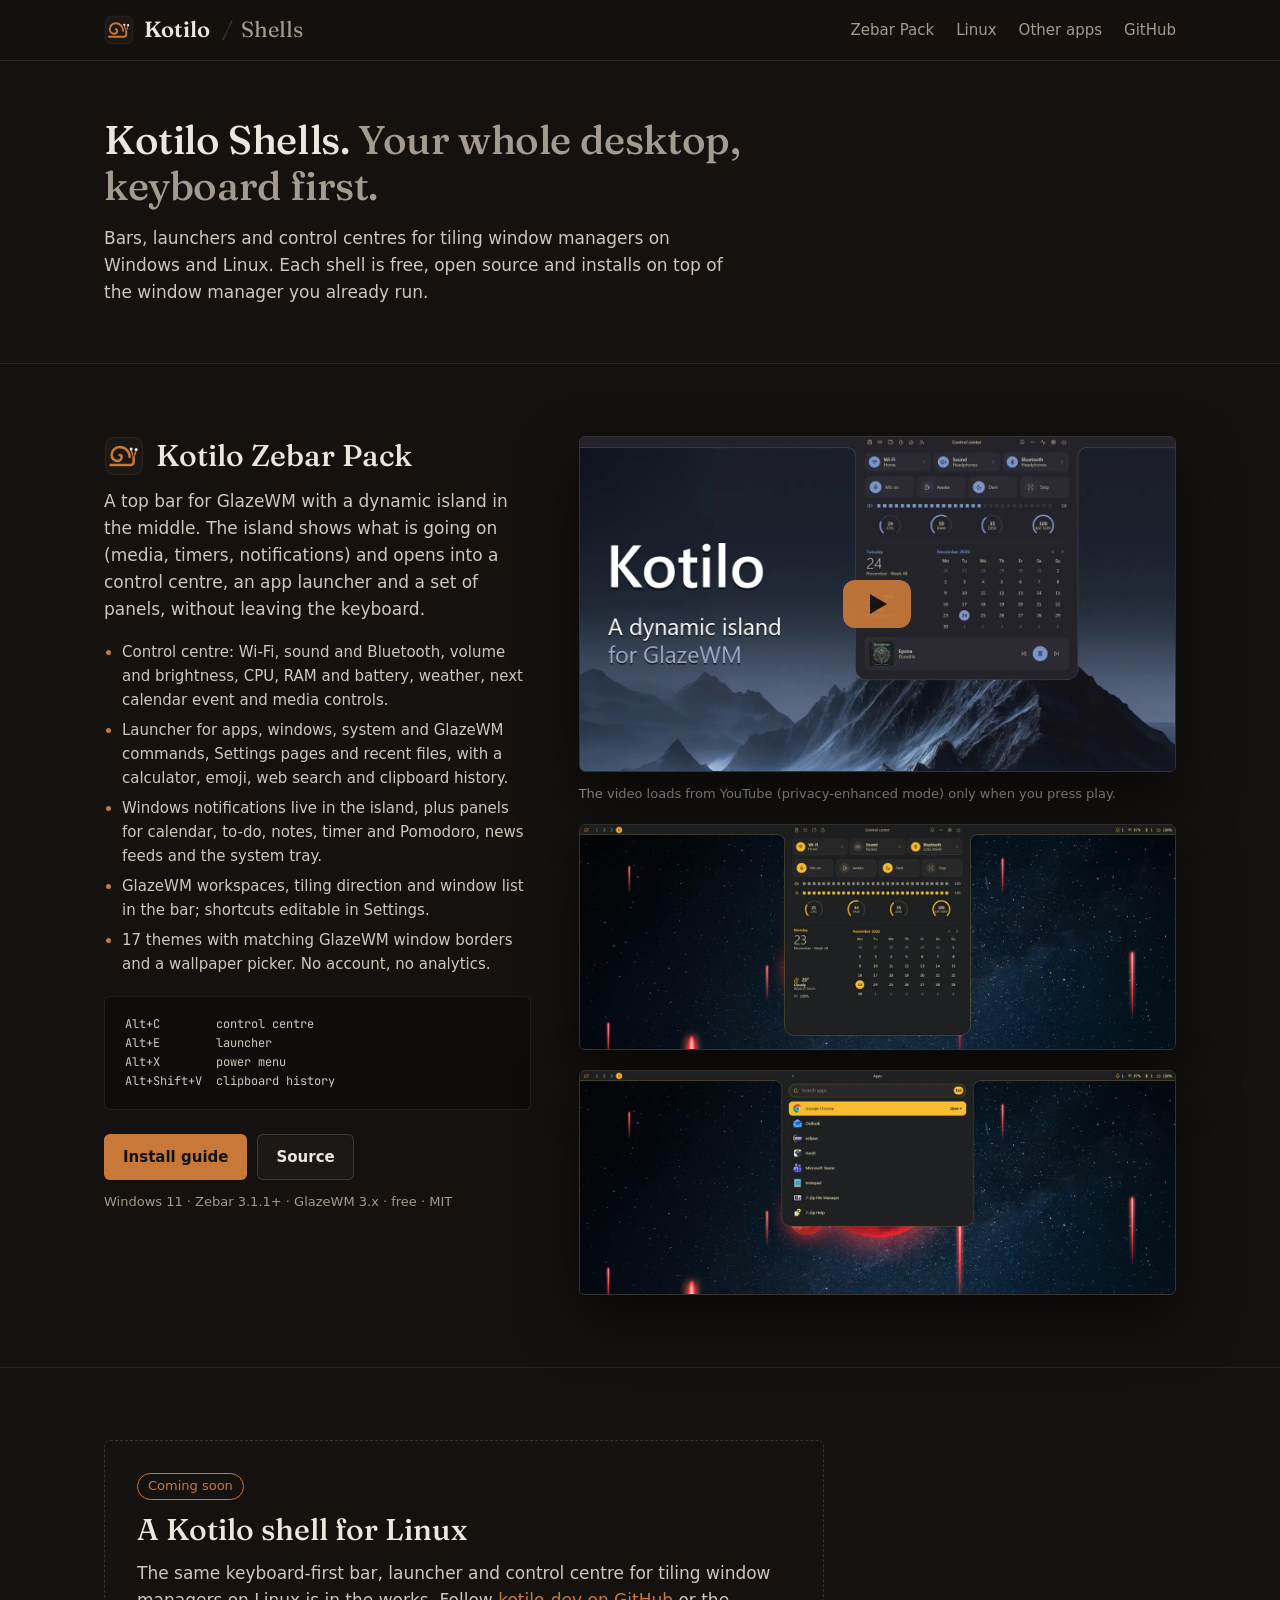
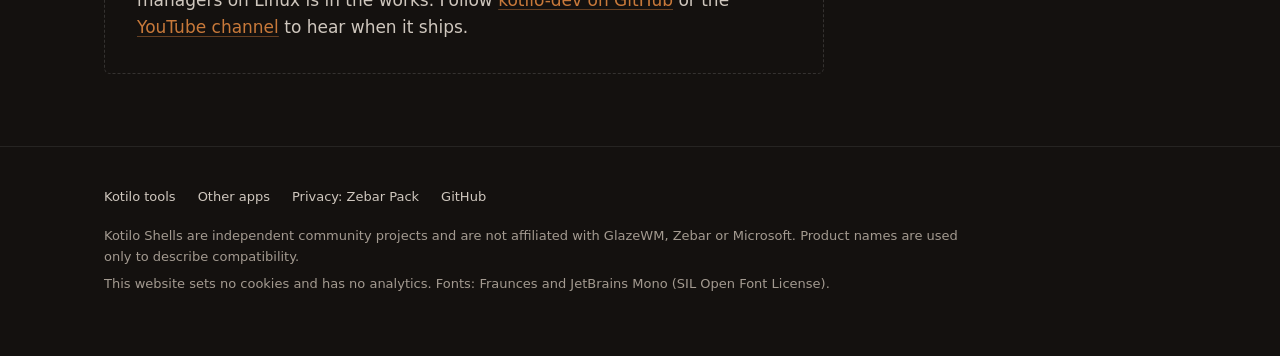
<file: shells/index.html>
<!doctype html>
<html lang="en">
<head>
  <meta charset="utf-8">
  <meta name="viewport" content="width=device-width, initial-scale=1">
  <title>Kotilo Shells – desktop shells for Windows and Linux</title>
  <meta name="description" content="Kotilo Shells: complete desktop shells for tiling window managers on Windows and Linux. First up: Kotilo Zebar Pack, a GlazeWM top bar with a dynamic island.">
  <link rel="icon" type="image/svg+xml" href="/assets/img/kotilo.svg">
  <link rel="icon" type="image/png" href="/favicon.png">
  <meta property="og:title" content="Kotilo Shells – desktop shells for Windows and Linux">
  <meta property="og:description" content="Kotilo Zebar Pack: a GlazeWM top bar with a dynamic island – control centre, launcher, notifications, calendar, clipboard and 17 themes. Free, MIT.">
  <meta property="og:image" content="https://kotilo.dev/assets/img/shells/zebar-control-centre.webp">
  <meta property="og:url" content="https://kotilo.dev/shells/">
  <meta name="twitter:card" content="summary_large_image">
  <link rel="canonical" href="https://kotilo.dev/shells/">
  <meta name="theme-color" content="#14110f">
  <link rel="preload" href="/assets/fonts/Fraunces-Variable.woff2" as="font" type="font/woff2" crossorigin>
  <link rel="stylesheet" href="/assets/style.css">
</head>
<body>

<header class="site-header">
  <div class="wrap">
    <a class="brand" href="/"><img src="/assets/img/kotilo.svg" alt="">Kotilo<span class="crumb">Shells</span></a>
    <nav class="nav">
      <a href="#zebar-pack">Zebar Pack</a>
      <a href="#linux">Linux</a>
      <a href="/apps/">Other apps</a>
      <a class="nav-keep" href="https://github.com/kotilo-dev">GitHub</a>
    </nav>
  </div>
</header>

<main>
  <div class="wrap page-intro">
    <h1>Kotilo Shells. <span class="soft">Your whole desktop, keyboard first.</span></h1>
    <p class="lead">Bars, launchers and control centres for tiling window managers on Windows and Linux. Each shell is free, open source and installs on top of the window manager you already run.</p>
  </div>

  <section id="zebar-pack">
    <div class="wrap app">
      <div class="app-text">
        <div class="app-name"><img src="/assets/img/kotilo.svg" width="40" height="40" alt="">Kotilo Zebar Pack</div>
        <p class="app-lead">A top bar for GlazeWM with a dynamic island in the middle. The island shows what is going on (media, timers, notifications) and opens into a control centre, an app launcher and a set of panels, without leaving the keyboard.</p>
        <ul class="app-points">
          <li>Control centre: Wi-Fi, sound and Bluetooth, volume and brightness, CPU, RAM and battery, weather, next calendar event and media controls.</li>
          <li>Launcher for apps, windows, system and GlazeWM commands, Settings pages and recent files, with a calculator, emoji, web search and clipboard history.</li>
          <li>Windows notifications live in the island, plus panels for calendar, to-do, notes, timer and Pomodoro, news feeds and the system tray.</li>
          <li>GlazeWM workspaces, tiling direction and window list in the bar; shortcuts editable in Settings.</li>
          <li>17 themes with matching GlazeWM window borders and a wallpaper picker. No account, no analytics.</li>
        </ul>
        <pre class="keys app-install">Alt+C        control centre
Alt+E        launcher
Alt+X        power menu
Alt+Shift+V  clipboard history</pre>
        <div class="cta">
          <a class="btn btn-primary" href="https://github.com/kotilo-dev/kotilo-zebar-pack#install">Install guide</a>
          <a class="btn" href="https://github.com/kotilo-dev/kotilo-zebar-pack">Source</a>
        </div>
        <div class="meta">Windows 11 · Zebar 3.1.1+ · GlazeWM 3.x · free · MIT</div>
      </div>
      <div class="app-shots">
        <div class="shot video">
          <a class="video-play" href="https://www.youtube.com/watch?v=bh9fVXhsGSw" data-yt="bh9fVXhsGSw" data-title="Kotilo: a dynamic island and top bar for GlazeWM" aria-label="Play the video: Kotilo, a dynamic island and top bar for GlazeWM">
            <img src="/assets/img/shells/zebar-video.webp" width="1280" height="720" alt="Video: Kotilo, a dynamic island and top bar for GlazeWM">
            <span class="play" aria-hidden="true"></span>
          </a>
        </div>
        <p class="video-note">The video loads from YouTube (privacy-enhanced mode) only when you press play.</p>
        <div class="shot"><img src="/assets/img/shells/zebar-control-centre.webp" width="1440" height="540" loading="lazy" alt="Kotilo bar with the island opened into the control centre: Wi-Fi, sound and Bluetooth tiles, volume, system rings, weather and media"></div>
        <div class="shot"><img src="/assets/img/shells/zebar-launcher.webp" width="1440" height="540" loading="lazy" alt="The island's app launcher: one search box for apps, windows and commands"></div>
      </div>
    </div>
  </section>

  <section id="linux">
    <div class="wrap">
      <div class="soon">
        <span class="soon-tag">Coming soon</span>
        <div class="app-name">A Kotilo shell for Linux</div>
        <p class="app-lead">The same keyboard-first bar, launcher and control centre for tiling window managers on Linux is in the works. Follow <a href="https://github.com/kotilo-dev">kotilo-dev on GitHub</a> or the <a href="https://www.youtube.com/@Kotilo-Dev">YouTube channel</a> to hear when it ships.</p>
      </div>
    </div>
  </section>
</main>

<footer>
  <div class="wrap">
    <div class="links">
      <a href="/">Kotilo tools</a>
      <a href="/apps/">Other apps</a>
      <a href="https://github.com/kotilo-dev/kotilo-zebar-pack#what-the-pack-changes-on-your-system">Privacy: Zebar Pack</a>
      <a href="https://github.com/kotilo-dev">GitHub</a>
    </div>
    <p>Kotilo Shells are independent community projects and are not affiliated with GlazeWM, Zebar or Microsoft. Product names are used only to describe compatibility.</p>
    <p>This website sets no cookies and has no analytics. Fonts: Fraunces and JetBrains Mono (SIL Open Font License).</p>
  </div>
</footer>
<script src="/assets/video.js" defer></script>
</body>
</html>
</file>
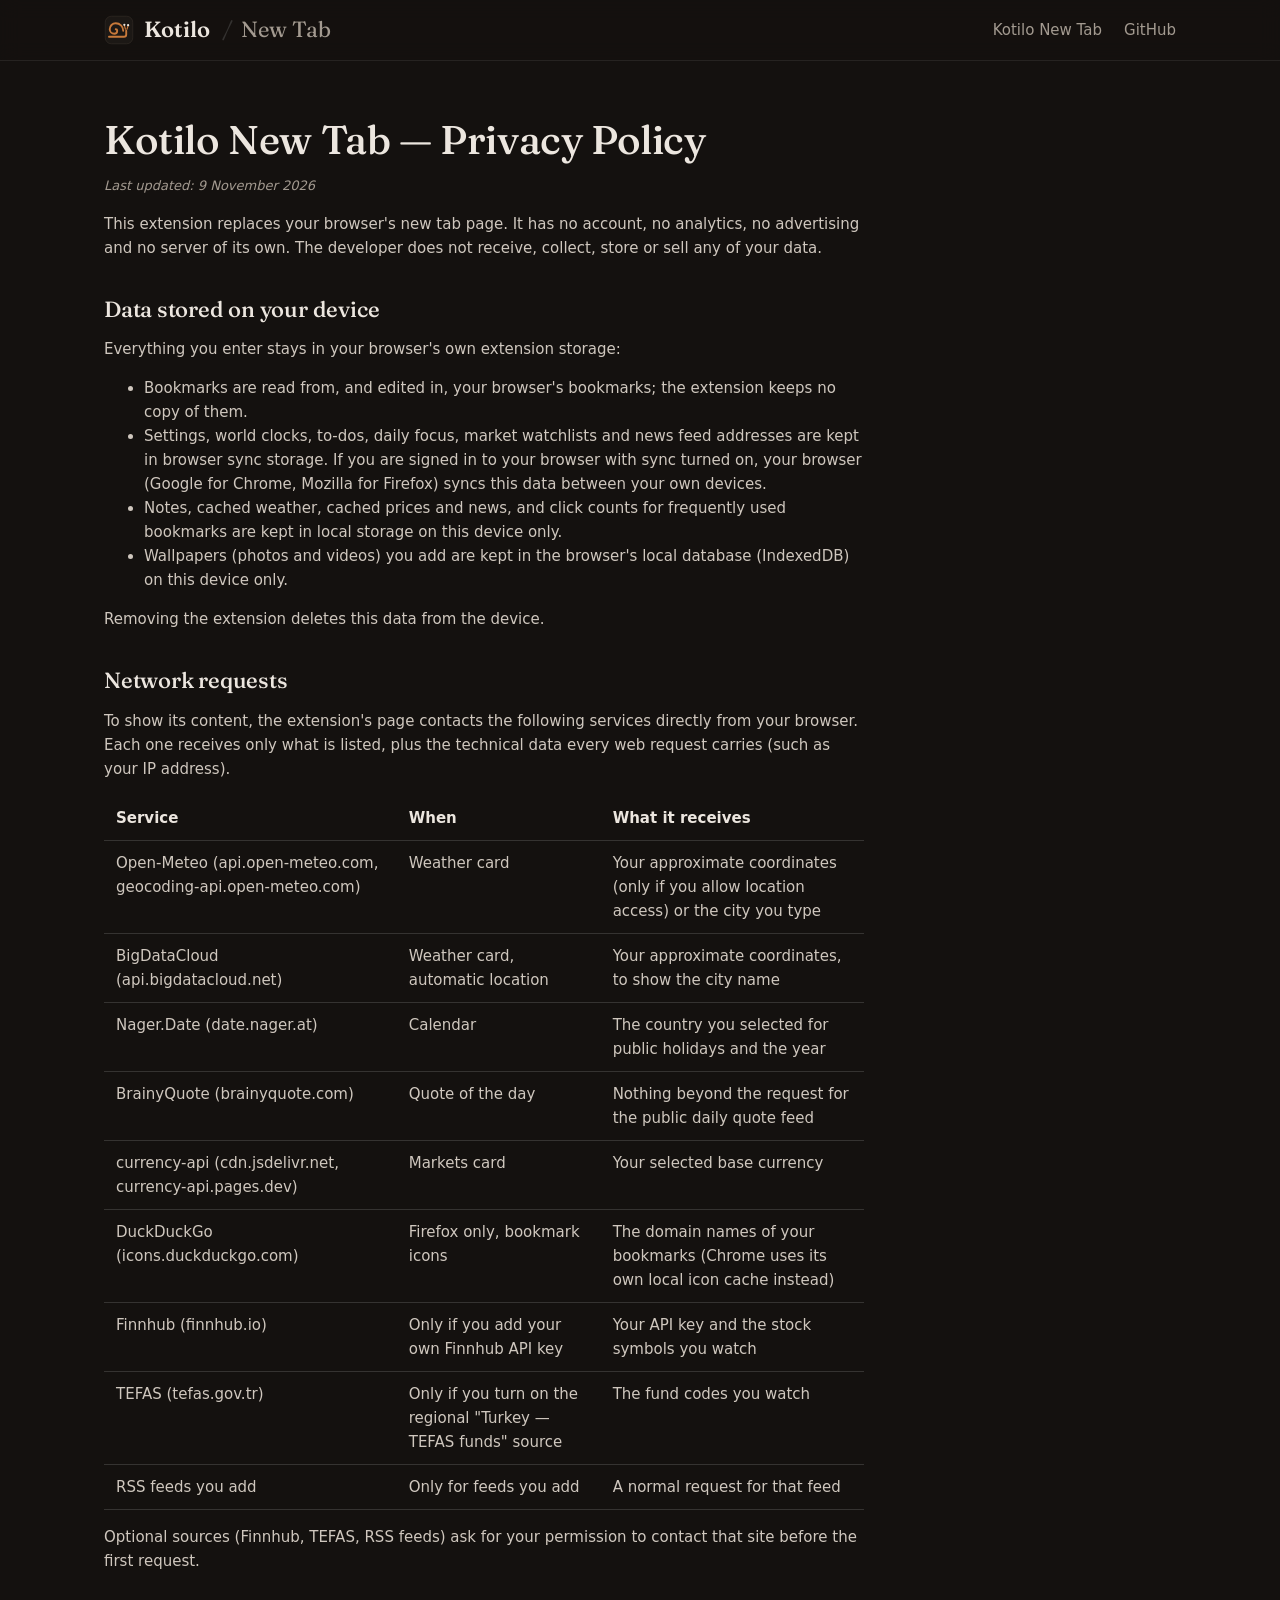
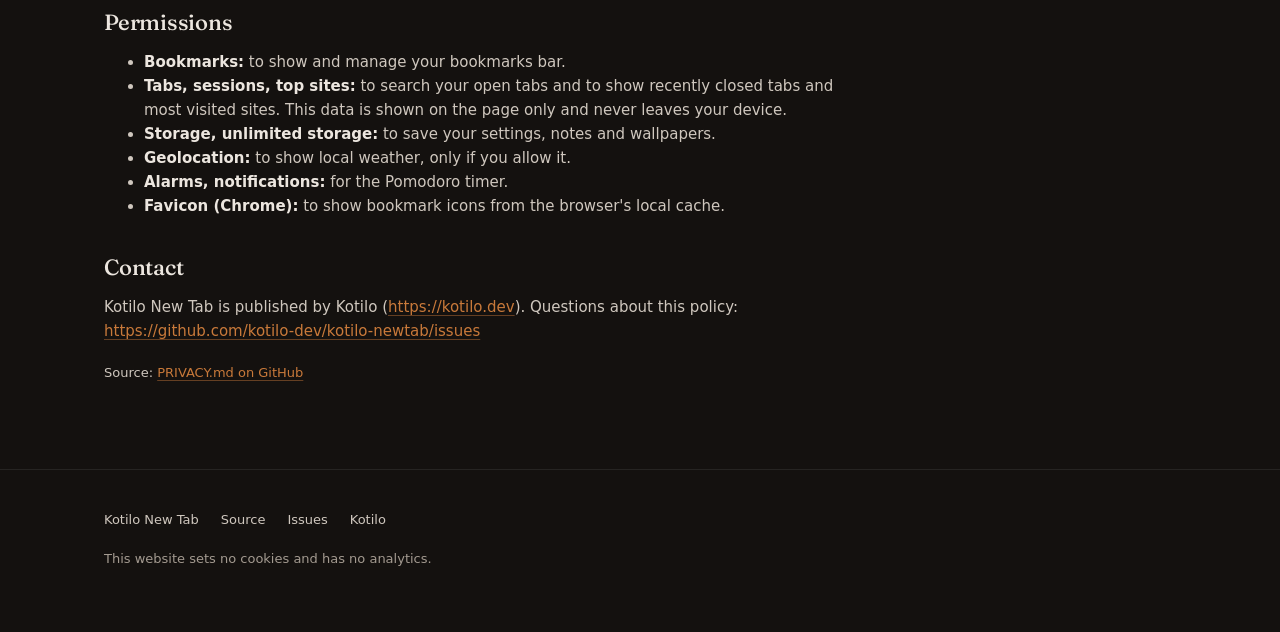
<file: newtab/privacy/index.html>
<!doctype html>
<html lang="en">
<head>
  <meta charset="utf-8">
  <meta name="viewport" content="width=device-width, initial-scale=1">
  <title>Privacy Policy – Kotilo New Tab</title>
  <meta name="description" content="Privacy policy of the Kotilo New Tab browser extension: no account, no analytics, no advertising; which public services the page contacts and what each receives.">
  <link rel="icon" type="image/svg+xml" href="/assets/img/newtab/icon.svg">
  <link rel="canonical" href="https://kotilo.dev/newtab/privacy/">
  <link rel="preload" href="/assets/fonts/Fraunces-Variable.woff2" as="font" type="font/woff2" crossorigin>
  <link rel="stylesheet" href="/assets/style.css">
</head>
<body>

<header class="site-header">
  <div class="wrap">
    <a class="brand" href="/"><img src="/assets/img/kotilo.svg" alt="">Kotilo<span class="crumb">New Tab</span></a>
    <nav class="nav">
      <a class="nav-keep" href="/newtab/">Kotilo New Tab</a>
      <a class="nav-keep" href="https://github.com/kotilo-dev/kotilo-newtab">GitHub</a>
    </nav>
  </div>
</header>

<main class="wrap">
  <!-- Rendered copy of PRIVACY.md in kotilo-dev/kotilo-newtab; that file is the source of truth. -->
  <article class="prose">
    <h1>Kotilo New Tab — Privacy Policy</h1>
    <p class="updated"><em>Last updated: 9 November 2026</em></p>

    <p>This extension replaces your browser's new tab page. It has no account, no analytics, no advertising and no server of its own. The developer does not receive, collect, store or sell any of your data.</p>

    <h2>Data stored on your device</h2>
    <p>Everything you enter stays in your browser's own extension storage:</p>
    <ul>
      <li>Bookmarks are read from, and edited in, your browser's bookmarks; the extension keeps no copy of them.</li>
      <li>Settings, world clocks, to-dos, daily focus, market watchlists and news feed addresses are kept in browser sync storage. If you are signed in to your browser with sync turned on, your browser (Google for Chrome, Mozilla for Firefox) syncs this data between your own devices.</li>
      <li>Notes, cached weather, cached prices and news, and click counts for frequently used bookmarks are kept in local storage on this device only.</li>
      <li>Wallpapers (photos and videos) you add are kept in the browser's local database (IndexedDB) on this device only.</li>
    </ul>
    <p>Removing the extension deletes this data from the device.</p>

    <h2>Network requests</h2>
    <p>To show its content, the extension's page contacts the following services directly from your browser. Each one receives only what is listed, plus the technical data every web request carries (such as your IP address).</p>
    <div class="table-wrap">
      <table>
        <thead><tr><th>Service</th><th>When</th><th>What it receives</th></tr></thead>
        <tbody>
          <tr><td>Open-Meteo (api.open-meteo.com, geocoding-api.open-meteo.com)</td><td>Weather card</td><td>Your approximate coordinates (only if you allow location access) or the city you type</td></tr>
          <tr><td>BigDataCloud (api.bigdatacloud.net)</td><td>Weather card, automatic location</td><td>Your approximate coordinates, to show the city name</td></tr>
          <tr><td>Nager.Date (date.nager.at)</td><td>Calendar</td><td>The country you selected for public holidays and the year</td></tr>
          <tr><td>BrainyQuote (brainyquote.com)</td><td>Quote of the day</td><td>Nothing beyond the request for the public daily quote feed</td></tr>
          <tr><td>currency-api (cdn.jsdelivr.net, currency-api.pages.dev)</td><td>Markets card</td><td>Your selected base currency</td></tr>
          <tr><td>DuckDuckGo (icons.duckduckgo.com)</td><td>Firefox only, bookmark icons</td><td>The domain names of your bookmarks (Chrome uses its own local icon cache instead)</td></tr>
          <tr><td>Finnhub (finnhub.io)</td><td>Only if you add your own Finnhub API key</td><td>Your API key and the stock symbols you watch</td></tr>
          <tr><td>TEFAS (tefas.gov.tr)</td><td>Only if you turn on the regional "Turkey — TEFAS funds" source</td><td>The fund codes you watch</td></tr>
          <tr><td>RSS feeds you add</td><td>Only for feeds you add</td><td>A normal request for that feed</td></tr>
        </tbody>
      </table>
    </div>
    <p>Optional sources (Finnhub, TEFAS, RSS feeds) ask for your permission to contact that site before the first request.</p>

    <h2>Permissions</h2>
    <ul>
      <li><strong>Bookmarks:</strong> to show and manage your bookmarks bar.</li>
      <li><strong>Tabs, sessions, top sites:</strong> to search your open tabs and to show recently closed tabs and most visited sites. This data is shown on the page only and never leaves your device.</li>
      <li><strong>Storage, unlimited storage:</strong> to save your settings, notes and wallpapers.</li>
      <li><strong>Geolocation:</strong> to show local weather, only if you allow it.</li>
      <li><strong>Alarms, notifications:</strong> for the Pomodoro timer.</li>
      <li><strong>Favicon (Chrome):</strong> to show bookmark icons from the browser's local cache.</li>
    </ul>

    <h2>Contact</h2>
    <p>Kotilo New Tab is published by Kotilo (<a href="https://kotilo.dev">https://kotilo.dev</a>). Questions about this policy: <a href="https://github.com/kotilo-dev/kotilo-newtab/issues">https://github.com/kotilo-dev/kotilo-newtab/issues</a></p>

    <p class="note">Source: <a href="https://github.com/kotilo-dev/kotilo-newtab/blob/main/PRIVACY.md">PRIVACY.md on GitHub</a></p>
  </article>
</main>

<footer>
  <div class="wrap">
    <div class="links">
      <a href="/newtab/">Kotilo New Tab</a>
      <a href="https://github.com/kotilo-dev/kotilo-newtab">Source</a>
      <a href="https://github.com/kotilo-dev/kotilo-newtab/issues">Issues</a>
      <a href="/">Kotilo</a>
    </div>
    <p>This website sets no cookies and has no analytics.</p>
  </div>
</footer>
</body>
</html>
</file>
<file: assets/style.css>
/* Kotilo website. Warm dark base, one accent (shell orange), Fraunces for headings,
   the system sans for text, JetBrains Mono for keys and code. One radius everywhere. */

@font-face {
  font-family: "Fraunces";
  src: url("fonts/Fraunces-Variable.woff2") format("woff2");
  font-weight: 100 900;
  font-display: swap;
  unicode-range: U+0000-00FF, U+0131, U+0152-0153, U+02BB-02BC, U+02C6, U+02DA, U+02DC, U+2000-206F, U+20AC, U+2122, U+2190-2199, U+2212;
}
@font-face {
  font-family: "Fraunces";
  src: url("fonts/Fraunces-Variable-ext.woff2") format("woff2");
  font-weight: 100 900;
  font-display: swap;
  unicode-range: U+0100-02AF, U+1E00-1EFF, U+2020, U+20A0-20AB, U+20AD-20C0, U+2113, U+2C60-2C7F, U+A720-A7FF;
}
@font-face {
  font-family: "JetBrains Mono";
  src: url("fonts/JetBrainsMono-Variable.woff2") format("woff2");
  font-weight: 100 800;
  font-display: swap;
  unicode-range: U+0000-00FF, U+0131, U+0152-0153, U+02BB-02BC, U+02C6, U+02DA, U+02DC, U+2000-206F, U+20AC, U+2122, U+2190-2199, U+2212;
}
@font-face {
  font-family: "JetBrains Mono";
  src: url("fonts/JetBrainsMono-Variable-ext.woff2") format("woff2");
  font-weight: 100 800;
  font-display: swap;
  unicode-range: U+0100-02AF, U+1E00-1EFF, U+2020, U+20A0-20AB, U+20AD-20C0, U+2113, U+2C60-2C7F, U+A720-A7FF;
}

:root {
  color-scheme: dark;
  --bg: #14110f;
  --bg-raised: #1c1815;
  --bg-sunken: #0f0d0b;
  --border: rgba(255, 255, 255, 0.08);
  --border-strong: rgba(255, 255, 255, 0.14);
  --text: #ece6df;
  --text-2: #cfc7be;
  --text-muted: #a39a90;
  --accent: #c8793a;
  --accent-hover: #d98b4c;
  --accent-ink: #14110f;
  /* Agent states, as in the desktop app; used only to show those states. */
  --working: #e0a64a;
  --blocked: #e2685a;
  --done: #7aa7d6;
  --idle: #7fa06b;
  --radius: 6px;
  --max: 1120px;
  --serif: "Fraunces", Georgia, "Times New Roman", serif;
  --sans: system-ui, -apple-system, "Segoe UI", Roboto, "Helvetica Neue", Arial, sans-serif;
  --mono: "JetBrains Mono", ui-monospace, "Cascadia Mono", Consolas, monospace;
}

* { box-sizing: border-box; }

html { scroll-behavior: smooth; }

body {
  margin: 0;
  background: var(--bg);
  color: var(--text);
  font: 15px/1.6 var(--sans);
  -webkit-font-smoothing: antialiased;
}

a { color: var(--accent); text-decoration: none; }
a:hover { text-decoration: underline; text-underline-offset: 3px; }
/* Links inside running text are underlined, so they do not rely on colour alone. */
p a, dd a, li a, .note a, .meta a { text-decoration: underline; text-underline-offset: 3px; text-decoration-color: rgba(200, 121, 58, 0.45); }
p a:hover, dd a:hover, li a:hover, .note a:hover, .meta a:hover { text-decoration-color: currentColor; }
/* width/height attributes only reserve the aspect ratio; the image scales to its column. */
img { max-width: 100%; height: auto; display: block; }
code, kbd, pre, .mono { font-family: var(--mono); }
code { font-size: 13px; }

.wrap { max-width: var(--max); margin: 0 auto; padding: 0 24px; }

h1, h2, h3 { font-family: var(--serif); font-weight: 500; letter-spacing: -0.01em; }
h3 { font-size: 17px; margin: 0 0 4px; line-height: 1.3; }

/* Header */
.site-header {
  position: sticky;
  top: 0;
  z-index: 10;
  background: rgba(20, 17, 15, 0.9);
  backdrop-filter: blur(10px);
  border-bottom: 1px solid var(--border);
}
.site-header .wrap { display: flex; align-items: center; gap: 24px; height: 60px; }
.brand { display: flex; align-items: center; gap: 10px; color: var(--text); font-family: var(--serif); font-weight: 600; font-size: 22px; }
.brand:hover { text-decoration: none; }
.brand img { width: 30px; height: 30px; }
.brand .crumb { color: var(--text-muted); font-weight: 400; }
.brand .crumb::before { content: "/"; margin: 0 8px 0 2px; color: var(--border-strong); }
.nav { display: flex; gap: 22px; margin-left: auto; font-size: 15px; }
.nav a { color: var(--text-muted); }
.nav a:hover { color: var(--text); text-decoration: none; }

/* Buttons */
.btn {
  display: inline-flex;
  align-items: center;
  gap: 8px;
  padding: 10px 18px;
  border-radius: var(--radius);
  font-weight: 600;
  font-size: 15px;
  border: 1px solid var(--border-strong);
  color: var(--text);
  background: var(--bg-raised);
}
.btn:hover { text-decoration: none; border-color: rgba(255, 255, 255, 0.24); }
.btn-primary { background: var(--accent); color: var(--accent-ink); border-color: transparent; }
.btn-primary:hover { background: var(--accent-hover); }
.cta { display: flex; flex-wrap: wrap; gap: 10px; margin: 24px 0 12px; }
.meta { color: var(--text-muted); font-size: 13px; }

/* Hero: text left, a real screenshot right */
.hero {
  display: grid;
  grid-template-columns: minmax(0, 5fr) minmax(0, 7fr);
  gap: 48px;
  align-items: center;
  padding-top: 56px;
  padding-bottom: 64px;
}
.hero h1 { font-size: 40px; line-height: 1.15; margin: 0 0 16px; }
.hero .lead { color: var(--text-2); font-size: 17px; margin: 0; }
.hero .aside { color: var(--text-muted); font-size: 15px; font-style: italic; margin: 14px 0 0; }
.hero-icon { width: 48px; height: 48px; margin-bottom: 20px; }
.hero-text { min-width: 0; }

/* Screenshot frames */
.shot {
  border: 1px solid var(--border-strong);
  border-radius: var(--radius);
  overflow: hidden;
  box-shadow: 0 24px 60px rgba(0, 0, 0, 0.5);
}
.shot img { width: 100%; }
.shot.bare { border: 0; box-shadow: none; border-radius: 0; overflow: visible; }
.shot.bare img { filter: drop-shadow(0 24px 40px rgba(0, 0, 0, 0.5)); }
/* Browser chrome around a new tab page */
.browser { border: 1px solid var(--border-strong); border-radius: var(--radius); overflow: hidden; background: #24201c; box-shadow: 0 24px 60px rgba(0, 0, 0, 0.5); }
.browser .bar { display: flex; align-items: center; gap: 10px; padding: 8px 12px; border-bottom: 1px solid var(--border); font-size: 13px; color: var(--text-muted); }
.browser .lights { display: flex; gap: 6px; }
.browser .lights i { width: 10px; height: 10px; border-radius: 50%; background: #4a423b; }
.browser .tab { padding: 3px 12px; background: var(--bg); border-radius: var(--radius); color: var(--text-2); white-space: nowrap; }
.browser .url { flex: 1; padding: 3px 12px; background: var(--bg-sunken); border-radius: var(--radius); font-family: var(--mono); font-size: 13px; overflow: hidden; white-space: nowrap; text-overflow: ellipsis; }
.browser img { width: 100%; }
/* A second screen: a thin bezel */
.monitor { padding: 10px; background: #0b0908; border: 1px solid var(--border-strong); border-radius: var(--radius); box-shadow: 0 24px 60px rgba(0, 0, 0, 0.5); }
.monitor img { border-radius: var(--radius); width: 100%; }

/* Sections */
section { padding: 72px 0; border-top: 1px solid var(--border); }
h2 { margin: 0 0 12px; font-size: 30px; line-height: 1.2; }
.section-lead { color: var(--text-2); max-width: 720px; margin: 0 0 36px; }
.note { color: var(--text-muted); font-size: 13px; margin-top: 20px; }
.prose-block { max-width: 720px; color: var(--text-2); font-size: 17px; margin: 0; }

/* Home: products */
.products { display: grid; grid-template-columns: repeat(2, minmax(0, 1fr)); gap: 20px; }
.product {
  display: flex;
  flex-direction: column;
  background: var(--bg-raised);
  border: 1px solid var(--border);
  border-radius: var(--radius);
  overflow: hidden;
  color: var(--text);
}
.product:hover { text-decoration: none; border-color: var(--border-strong); }
.product:hover .name { color: var(--accent); }
.product .visual { padding: 24px 24px 0; }
.product .body { padding: 20px 24px 24px; display: flex; flex-direction: column; gap: 6px; flex: 1; }
.product .name { display: flex; align-items: center; gap: 10px; font-family: var(--serif); font-weight: 500; font-size: 22px; }
.product .name img { width: 26px; height: 26px; }
.product p { margin: 0; color: var(--text-2); font-size: 15px; flex: 1; }
.product .facts { color: var(--text-muted); font-size: 13px; margin-top: 8px; }
/* Desktop and Deck span the row; the text sits beside the picture. */
.product.wide { grid-column: 1 / -1; display: grid; grid-template-columns: minmax(0, 5fr) minmax(0, 7fr); align-items: center; }
.product.wide .visual { padding: 24px; order: 2; }
.product.wide .body { padding: 32px; justify-content: center; }
.product.wide p { flex: 0; }
/* Kit: keystroke → result */
.keys {
  margin: 0;
  padding: 18px 20px;
  background: var(--bg-sunken);
  border: 1px solid var(--border);
  border-radius: var(--radius);
  font-family: var(--mono);
  font-size: 13px;
  line-height: 1.9;
  color: var(--text-2);
  overflow-x: auto;
  white-space: pre;
}
/* In a half-width card the snippet fills the picture's height, so the text lines up with its neighbour. */
.product:not(.wide) .visual { flex: 1; display: flex; flex-direction: column; }
.product:not(.wide) .visual > .keys { flex: 1; }
.product:not(.wide) p { flex: 0; }
.keys .k { color: var(--accent); }
.keys .d { color: var(--text-muted); }

/* Feature lists: plain text in columns, grouped under a heading */
.features { display: grid; grid-template-columns: repeat(3, minmax(0, 1fr)); gap: 40px 48px; }
.features .group-title { font-family: var(--sans); font-size: 13px; font-weight: 600; color: var(--text-muted); letter-spacing: 0; margin: 0 0 14px; padding-bottom: 8px; border-bottom: 1px solid var(--border); }
.features.cols-2 { grid-template-columns: repeat(2, minmax(0, 1fr)); }
.features dl { margin: 0; }
.features dt { font-weight: 600; color: var(--text); margin-top: 14px; }
.features dt:first-child { margin-top: 0; }
.features dd { margin: 2px 0 0; color: var(--text-2); font-size: 15px; }
.features .new { font-family: var(--mono); font-size: 13px; font-weight: 500; color: var(--accent); margin-left: 6px; }

/* Plain two-column fact list (privacy) */
.facts-list { display: grid; grid-template-columns: repeat(2, minmax(0, 1fr)); gap: 18px 48px; margin: 0; }
.facts-list dt { font-weight: 600; }
.facts-list dd { margin: 2px 0 0; color: var(--text-2); font-size: 15px; }
.facts-list div { min-width: 0; }

/* States strip */
.states { display: flex; flex-wrap: wrap; gap: 8px 20px; margin-bottom: 40px; color: var(--text-2); font-size: 15px; }
.state { display: inline-flex; align-items: center; gap: 8px; }
.dot { width: 8px; height: 8px; border-radius: 50%; display: inline-block; }

/* Gallery */
.gallery { display: grid; grid-template-columns: repeat(2, minmax(0, 1fr)); gap: 28px; }
.gallery figure { margin: 0; min-width: 0; }
.gallery img { border: 1px solid var(--border-strong); border-radius: var(--radius); width: 100%; }
.gallery.cols-3 { grid-template-columns: repeat(3, minmax(0, 1fr)); }
.gallery.cols-3 img { aspect-ratio: 4 / 5; object-fit: cover; object-position: top left; }
.gallery figcaption { margin-top: 10px; color: var(--text-muted); font-size: 13px; }
.gallery figcaption b { color: var(--text-2); font-weight: 600; }

/* Agents */
.agents { display: grid; grid-template-columns: repeat(auto-fill, minmax(220px, 1fr)); gap: 10px; }
.agent {
  display: flex;
  align-items: center;
  gap: 12px;
  padding: 10px 14px;
  background: var(--bg-raised);
  border: 1px solid var(--border);
  border-radius: var(--radius);
  font-size: 15px;
}
.avatar {
  width: 30px;
  height: 30px;
  flex: none;
  border-radius: var(--radius);
  display: grid;
  place-items: center;
  font-family: var(--mono);
  font-weight: 600;
  font-size: 13px;
  background: var(--bg-sunken);
  color: var(--text-2);
}
.agent small { display: block; color: var(--text-muted); font-size: 13px; }

/* Download */
.dl-group + .dl-group { margin-top: 28px; }
.dl-group p { color: var(--text-2); max-width: 720px; margin: 0; }
.dl-group .cta { margin: 12px 0 0; }
.download .meta { margin-top: 28px; }
.callout {
  max-width: 760px;
  margin: 24px 0 0;
  padding: 14px 18px;
  border: 1px solid var(--border-strong);
  border-left: 3px solid var(--accent);
  background: var(--bg-raised);
  border-radius: var(--radius);
  color: var(--text-2);
  font-size: 15px;
}
.callout b { color: var(--text); }
.callout + .callout { margin-top: 12px; }

/* Footer */
footer { border-top: 1px solid var(--border); padding: 40px 0 56px; color: var(--text-muted); font-size: 13px; }
footer .links { display: flex; flex-wrap: wrap; gap: 8px 22px; margin-bottom: 18px; }
footer .links a { color: var(--text-2); }
footer p { margin: 6px 0; max-width: 860px; }

/* Plain text pages (privacy policies) */
.prose { max-width: 760px; padding: 56px 0 72px; }
.prose h1 { font-size: 40px; line-height: 1.15; margin: 0 0 8px; }
.prose h2 { font-size: 22px; margin: 36px 0 10px; }
.prose p, .prose li { color: var(--text-2); }
.prose b, .prose strong { color: var(--text); }
.prose .updated { color: var(--text-muted); font-size: 13px; }
.table-wrap { overflow-x: auto; }
table { width: 100%; border-collapse: collapse; font-size: 15px; }
th, td { text-align: left; vertical-align: top; padding: 10px 12px; border-bottom: 1px solid var(--border-strong); }
th { color: var(--text); font-weight: 600; }
td { color: var(--text-2); }
.tools td:first-child { color: var(--text); font-weight: 600; white-space: nowrap; }

kbd {
  font-size: 13px;
  padding: 1px 6px;
  border: 1px solid var(--border-strong);
  border-bottom-width: 2px;
  border-radius: var(--radius);
  color: var(--text);
  background: var(--bg-raised);
  white-space: nowrap;
}
pre.cmd { display: block; max-width: 100%; overflow-x: auto; width: fit-content; margin: 0; padding: 12px 16px; border-radius: var(--radius); background: var(--bg-sunken); border: 1px solid var(--border); color: var(--text-2); font-size: 13px; }

/* Deck hardware: list beside the portrait and 7" screenshots */
.split { display: grid; grid-template-columns: minmax(0, 1fr) minmax(0, 1fr); gap: 40px; align-items: start; }
.plain-list { list-style: none; padding: 0; margin: 0; display: grid; gap: 14px; }
.plain-list li { color: var(--text-2); }
.plain-list b { color: var(--text); }
.screens { display: flex; gap: 20px; align-items: flex-end; flex-wrap: wrap; }
.screens figure { margin: 0; }
.screens figcaption { margin-top: 8px; color: var(--text-muted); font-size: 13px; }
.screens img { border: 1px solid var(--border-strong); border-radius: var(--radius); }
.screens .portrait { width: 180px; }
.screens .seven { width: 300px; max-width: 100%; }

@media (max-width: 960px) {
  .hero { grid-template-columns: 1fr; gap: 36px; padding-top: 40px; }
  .product.wide { grid-template-columns: 1fr; }
  .product.wide .visual { order: 0; padding: 24px 24px 0; }
  .product.wide .body { padding: 20px 24px 24px; }
  .features { grid-template-columns: repeat(2, minmax(0, 1fr)); }
}
@media (max-width: 720px) {
  .wrap { padding-left: 16px; padding-right: 16px; }
  .nav a:not(.nav-keep) { display: none; }
  .brand .crumb { display: none; }
  .hero h1 { font-size: 30px; }
  h2 { font-size: 22px; }
  section { padding: 56px 0; }
  .products, .gallery, .gallery.cols-3, .features, .facts-list, .split { grid-template-columns: 1fr; }
  .product .visual { padding: 16px 16px 0; }
  .product .body, .product.wide .body { padding: 16px; }
}

/* ---- v2: two-tone headlines and live fragments ---- */
/* Second clause of a headline: same size, muted. */
.soft { color: var(--text-muted); }
.hero h1 { max-width: 560px; }
.hero-home { grid-template-columns: minmax(0, 1fr) minmax(0, 1.2fr); }

/* Hero mock of Mission control: HTML, animated by assets/demo.js. */
.mc {
  position: relative;
  background: var(--bg-raised);
  border: 1px solid var(--border-strong);
  border-radius: var(--radius);
  box-shadow: 0 24px 60px rgba(0, 0, 0, 0.5);
  overflow: hidden;
  font-size: 13px;
  user-select: none;
}
.mc-bar { display: flex; flex-wrap: wrap; align-items: baseline; gap: 12px; padding: 14px 18px 10px; }
.mc-bar b { font-family: var(--serif); font-weight: 500; font-size: 17px; color: var(--text); }
.mc-bar span { color: var(--text-muted); }
.mc-cards { display: grid; grid-template-columns: repeat(3, minmax(0, 1fr)); gap: 10px; padding: 4px 18px 18px; }
.mc-card {
  background: var(--bg);
  border: 1px solid var(--border);
  border-radius: var(--radius);
  min-width: 0;
  transition: border-color 400ms ease, box-shadow 400ms ease;
}
.mc-card[data-state="perm"] { border-color: var(--accent); box-shadow: 0 0 0 3px rgba(200, 121, 58, 0.18); }
.mc-head { display: flex; flex-wrap: wrap; align-items: center; gap: 8px; padding: 10px 10px 8px; border-bottom: 1px solid var(--border); }
.mc-head .avatar { width: 24px; height: 24px; font-size: 13px; }
.mc-name { min-width: 0; flex: 1; line-height: 1.3; }
.mc-name b { display: block; font-weight: 600; color: var(--text); overflow: hidden; white-space: nowrap; text-overflow: ellipsis; }
.mc-name small { display: block; color: var(--text-muted); font-size: 13px; overflow: hidden; white-space: nowrap; text-overflow: ellipsis; }
.mc-st { display: flex; align-items: center; justify-content: space-between; gap: 8px; padding: 8px 10px 0; }
.mc-t { color: var(--text-muted); font-size: 13px; font-variant-numeric: tabular-nums; }
.mc-out { margin: 0; padding: 10px; height: 100px; overflow: hidden; font: 13px/1.6 var(--mono); color: var(--text-2); white-space: pre; }
.mc-out .d { color: var(--text-muted); }
.mc-foot { display: flex; justify-content: space-between; padding: 6px 10px 8px; color: var(--text-muted); font-size: 13px; border-top: 1px solid var(--border); }

/* Status chip, shared by the mock and the ticker */
.chip {
  display: inline-flex;
  align-items: center;
  gap: 6px;
  flex: none;
  padding: 1px 8px;
  border-radius: var(--radius);
  font-size: 13px;
  font-weight: 600;
  white-space: nowrap;
  color: var(--working);
  background: rgba(224, 166, 74, 0.12);
  transition: background-color 400ms ease, color 400ms ease;
}
.chip::before { content: ""; width: 7px; height: 7px; border-radius: 50%; background: currentColor; }
[data-state="perm"] .chip { color: var(--accent-ink); background: var(--accent); }
[data-state="done"] .chip { color: var(--done); background: rgba(122, 167, 214, 0.12); }
[data-state="idle"] .chip { color: var(--idle); background: rgba(127, 160, 107, 0.12); }

/* The permission card slides up over the cards. */
.mc-perm {
  position: absolute;
  right: 18px;
  bottom: 52px;
  width: min(390px, calc(100% - 36px));
  padding: 14px;
  background: #241f1b;
  border: 1px solid var(--accent);
  border-radius: var(--radius);
  box-shadow: 0 16px 40px rgba(0, 0, 0, 0.55);
  opacity: 0;
  transform: translateY(16px);
  visibility: hidden;
  transition: opacity 300ms ease, transform 300ms ease, visibility 0s linear 300ms;
}
.mc[data-perm="open"] .mc-perm { opacity: 1; transform: none; visibility: visible; transition: opacity 300ms ease, transform 300ms ease; }
.mc-perm .t { font-weight: 600; color: var(--text); }
.mc-perm .s { color: var(--text-muted); }
.mc-perm .cmd { margin: 10px 0 6px; padding: 8px 10px; background: var(--bg-sunken); border: 1px solid var(--border); border-radius: var(--radius); font: 13px var(--mono); color: var(--text); overflow: hidden; white-space: nowrap; text-overflow: ellipsis; }
.mc-perm .risk { margin: 0 0 10px; color: var(--accent); font-size: 13px; }
.mc-perm .btns { display: flex; flex-wrap: wrap; gap: 8px; }
.mc-perm button {
  font: 600 13px var(--sans);
  padding: 6px 12px;
  border-radius: var(--radius);
  border: 1px solid var(--border-strong);
  background: var(--bg-raised);
  color: var(--text);
  cursor: pointer;
  transition: background-color 200ms ease, border-color 200ms ease, color 200ms ease;
}
.mc-perm button:hover, .mc-perm button:focus-visible { border-color: var(--accent); outline: none; }
.mc-perm button.primary { background: var(--text); color: var(--accent-ink); border-color: transparent; }
.mc-perm button.deny { color: var(--blocked); }
.mc-perm button.picked { background: var(--accent); color: var(--accent-ink); border-color: transparent; }

/* Taskbar strip with the snail indicator */
.mc-task { display: flex; align-items: center; gap: 10px; height: 40px; padding: 0 12px 0 18px; border-top: 1px solid var(--border); background: var(--bg-sunken); color: var(--text-muted); }
.mc-task .msg { flex: 1; min-width: 0; overflow: hidden; white-space: nowrap; text-overflow: ellipsis; }
.snail { width: 38px; height: 30px; flex: none; overflow: visible; --led: var(--working); }
.snail .m1 { fill: #241f1b; stroke: #8a7f74; stroke-width: 6; }
.snail .m2 { fill: #2e2823; stroke: #8a7f74; stroke-width: 6; stroke-linejoin: round; }
.snail .ln { fill: none; stroke: #8a7f74; stroke-width: 7; stroke-linecap: round; }
.snail .sp { fill: none; stroke: var(--accent); stroke-width: 9; stroke-linecap: round; }
.snail .visor { fill: var(--accent); }
.snail .led { fill: var(--led); transition: fill 400ms ease; }
.snail .halo { fill: none; stroke: var(--accent); stroke-width: 8; opacity: 0; transform-box: fill-box; transform-origin: center; }
.mc[data-snail="perm"] .snail { --led: var(--accent); }
.mc[data-snail="perm"] .snail .halo { opacity: 0.6; animation: halo 1.4s ease-out infinite; }
.mc[data-snail="done"] .snail { --led: var(--done); }
@keyframes halo { from { opacity: 0.7; transform: scale(0.9); } to { opacity: 0; transform: scale(1.2); } }

/* Proof bar */
.proof { display: grid; grid-template-columns: repeat(4, minmax(0, 1fr)); gap: 24px; padding-top: 32px; padding-bottom: 32px; border-top: 1px solid var(--border); }
.proof div { min-width: 0; }
.proof b { display: block; font-family: var(--serif); font-weight: 500; font-size: 30px; line-height: 1.2; color: var(--text); }
.proof span { font: 13px var(--mono); color: var(--text-muted); }

/* Status strip: headline left, ticker right */
.strip { display: grid; grid-template-columns: minmax(0, 5fr) minmax(0, 6fr); gap: 48px; align-items: center; }
.strip p { color: var(--text-2); font-size: 17px; margin: 0; max-width: 460px; }
.ticker { height: 236px; overflow: hidden; -webkit-mask-image: linear-gradient(transparent, #000 18%, #000 82%, transparent); mask-image: linear-gradient(transparent, #000 18%, #000 82%, transparent); }
.ticker ul { list-style: none; margin: 0; padding: 0; animation: tick 36s linear infinite; }
.ticker:hover ul { animation-play-state: paused; }
.ticker li { display: flex; align-items: center; gap: 12px; height: 44px; margin-bottom: 8px; padding: 0 14px; background: var(--bg-raised); border: 1px solid var(--border); border-radius: var(--radius); }
.ticker li .avatar { width: 24px; height: 24px; font-size: 13px; }
.ticker li .n { flex: 1; min-width: 0; color: var(--text); overflow: hidden; white-space: nowrap; text-overflow: ellipsis; }
.ticker li .n small { color: var(--text-muted); font-size: 13px; margin-left: 8px; }
.ticker li .e { font: 13px var(--mono); color: var(--text-muted); }
@keyframes tick { to { transform: translateY(-50%); } }

/* Kit tile: typed demo */
.typer { min-height: 214px; }
.typer .caret { display: inline-block; width: 7px; height: 1.1em; margin-left: 1px; vertical-align: -2px; background: var(--accent); animation: blink 1s steps(1) infinite; }
@keyframes blink { 50% { opacity: 0; } }

/* New Tab tile: live clock and bookmarks over a dimmed screenshot */
.nt { position: relative; }
.nt > img { opacity: 0.18; filter: blur(3px); }
.nt-live { position: absolute; left: 0; right: 0; bottom: 0; top: 38px; display: grid; grid-template-columns: 36% 1fr; }
.nt-side { padding: 12px 10px; display: flex; flex-direction: column; gap: 6px; background: rgba(15, 13, 11, 0.55); }
.nt-side span { display: flex; align-items: center; gap: 8px; padding: 5px 8px; border-radius: var(--radius); background: rgba(255, 255, 255, 0.05); color: var(--text-2); font-size: 13px; overflow: hidden; white-space: nowrap; text-overflow: ellipsis; }
.nt-side span i { width: 8px; height: 8px; flex: none; border-radius: 50%; background: var(--accent); }
.nt-side span:nth-child(3) i { background: var(--done); }
.nt-side span:nth-child(4) i { background: var(--idle); }
.nt-side small { color: var(--text-muted); font-size: 13px; padding: 0 2px; }
.nt-clock { display: flex; flex-direction: column; align-items: center; justify-content: center; text-align: center; }
.nt-clock b { font: 500 40px/1 var(--mono); color: var(--text); letter-spacing: -0.02em; font-variant-numeric: tabular-nums; }
.nt-clock span { margin-top: 8px; color: var(--text-muted); font-size: 13px; }

/* Wide product cards: text starts at the top */
.product.wide { align-items: start; }
.product.wide .body { justify-content: flex-start; }

/* Supported agents row */
.agent-row { display: flex; flex-wrap: wrap; gap: 20px 24px; }
.agent-row:hover { text-decoration: none; }
.agent-row figure { margin: 0; display: flex; flex-direction: column; align-items: center; gap: 6px; width: 76px; text-align: center; }
.agent-row .avatar { width: 40px; height: 40px; font-size: 15px; border: 1px solid var(--border); }
.agent-row figcaption { font-size: 13px; line-height: 1.3; color: var(--text-muted); }
.agent-row:hover .avatar { border-color: var(--border-strong); color: var(--text); }

/* FAQ */
.faq { max-width: 760px; border-top: 1px solid var(--border); }
.faq details { border-bottom: 1px solid var(--border); }
.faq summary { display: flex; justify-content: space-between; gap: 16px; padding: 16px 0; cursor: pointer; list-style: none; font-family: var(--serif); font-size: 17px; font-weight: 500; color: var(--text); }
.faq summary::-webkit-details-marker { display: none; }
.faq summary::after { content: "+"; color: var(--text-muted); font-family: var(--mono); }
.faq details[open] summary::after { content: "\2212"; }
.faq details p { margin: 0 0 16px; color: var(--text-2); }

/* Closing call to action */
.closing h2 { margin-bottom: 0; }
.closing .cta { margin-top: 24px; }

@media (min-width: 1280px) {
  .hero .mc { margin-right: -40px; }
}
@media (max-width: 960px) {
  .hero-home { grid-template-columns: 1fr; }
  .strip { grid-template-columns: 1fr; gap: 28px; }
  .proof { grid-template-columns: repeat(2, minmax(0, 1fr)); }
}
@media (max-width: 720px) {
  .wrap { padding-left: 24px; padding-right: 24px; }
  .mc-cards { grid-template-columns: 1fr; gap: 8px; padding: 4px 12px 12px; }
  .mc-bar { padding: 12px 12px 8px; }
  .mc-out { height: 44px; padding: 6px 10px; }
  .mc-foot { display: none; }
  .mc-perm { right: 12px; bottom: 48px; width: calc(100% - 24px); }
  .typer { min-height: 0; height: 214px; }
  .nt-clock b { font-size: 30px; }
}
@media (prefers-reduced-motion: reduce) {
  html { scroll-behavior: auto; }
  .ticker ul, .typer .caret, .mc .snail .halo { animation: none !important; }
  .mc *, .chip { transition: none !important; }
}

/* Other apps: text left, screenshots right */
.page-intro { padding-top: 56px; padding-bottom: 56px; }
.page-intro h1 { font-size: 40px; line-height: 1.15; margin: 0 0 16px; max-width: 720px; }
.page-intro .lead { color: var(--text-2); font-size: 17px; margin: 0; max-width: 640px; }
.app { display: grid; grid-template-columns: minmax(0, 5fr) minmax(0, 7fr); gap: 48px; align-items: start; }
.app-text { min-width: 0; }
.app-name { display: flex; align-items: center; gap: 12px; font-family: var(--serif); font-weight: 500; font-size: 30px; line-height: 1.2; margin-bottom: 12px; }
.app-name img { width: 40px; height: 40px; }
.app-lead { color: var(--text-2); font-size: 17px; margin: 0 0 16px; }
.app-points { margin: 0; padding-left: 18px; color: var(--text-2); font-size: 15px; }
.app-points li { margin: 6px 0; }
.app-points li::marker { color: var(--accent); }
.app-install { margin-top: 20px; line-height: 1.6; font-size: 12px; white-space: pre-wrap; overflow-wrap: anywhere; }
.app-shots { display: grid; gap: 20px; min-width: 0; }
@media (max-width: 960px) {
  .app { grid-template-columns: 1fr; gap: 28px; }
}
@media (max-width: 720px) {
  .page-intro { padding-top: 40px; padding-bottom: 40px; }
  .page-intro h1 { font-size: 30px; }
  .app-name { font-size: 22px; }
}

/* Shells: click-to-load video */
.shot.video { position: relative; aspect-ratio: 16 / 9; }
.shot.video img, .shot.video iframe { display: block; width: 100%; height: 100%; border: 0; object-fit: cover; }
.video-play { display: block; height: 100%; position: relative; }
.video-play .play { position: absolute; left: 50%; top: 50%; width: 68px; height: 48px; margin: -24px 0 0 -34px; border-radius: 12px; background: var(--accent); opacity: 0.92; transition: opacity 0.15s; }
.video-play .play::after { content: ""; position: absolute; left: 27px; top: 14px; border-style: solid; border-width: 10px 0 10px 17px; border-color: transparent transparent transparent var(--accent-ink); }
.video-play:hover .play, .video-play:focus-visible .play { opacity: 1; background: var(--accent-hover); }
.video-note { margin: -8px 0 0; color: var(--text-muted); font-size: 13px; }
.soon { border: 1px dashed var(--border-strong); border-radius: var(--radius); padding: 32px; max-width: 720px; }
.soon .app-lead { margin: 0; }
.soon-tag { display: inline-block; margin-bottom: 12px; padding: 2px 10px; border: 1px solid var(--accent); border-radius: 999px; color: var(--accent); font-size: 13px; }
@media (max-width: 720px) { .soon { padding: 20px; } }
.video-wide { max-width: 880px; margin: 32px auto 0; display: grid; gap: 20px; }
</file>
